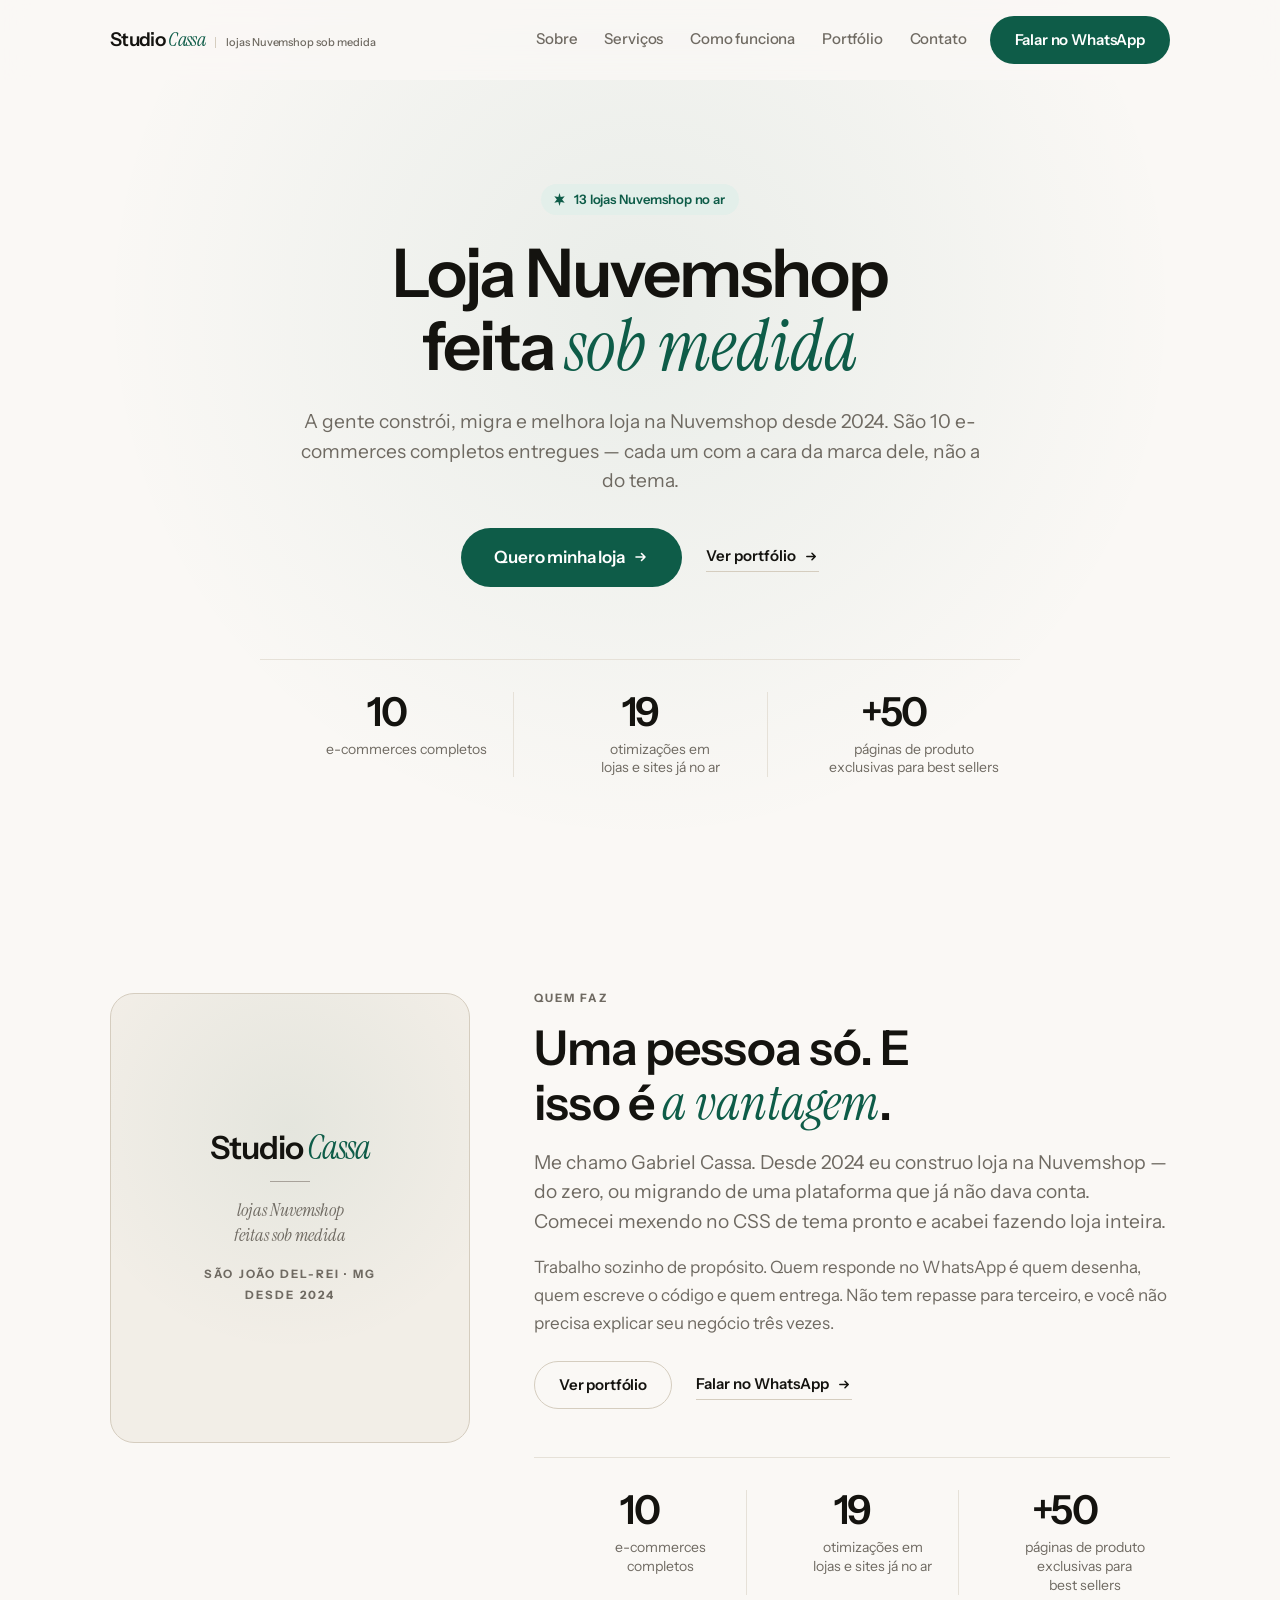
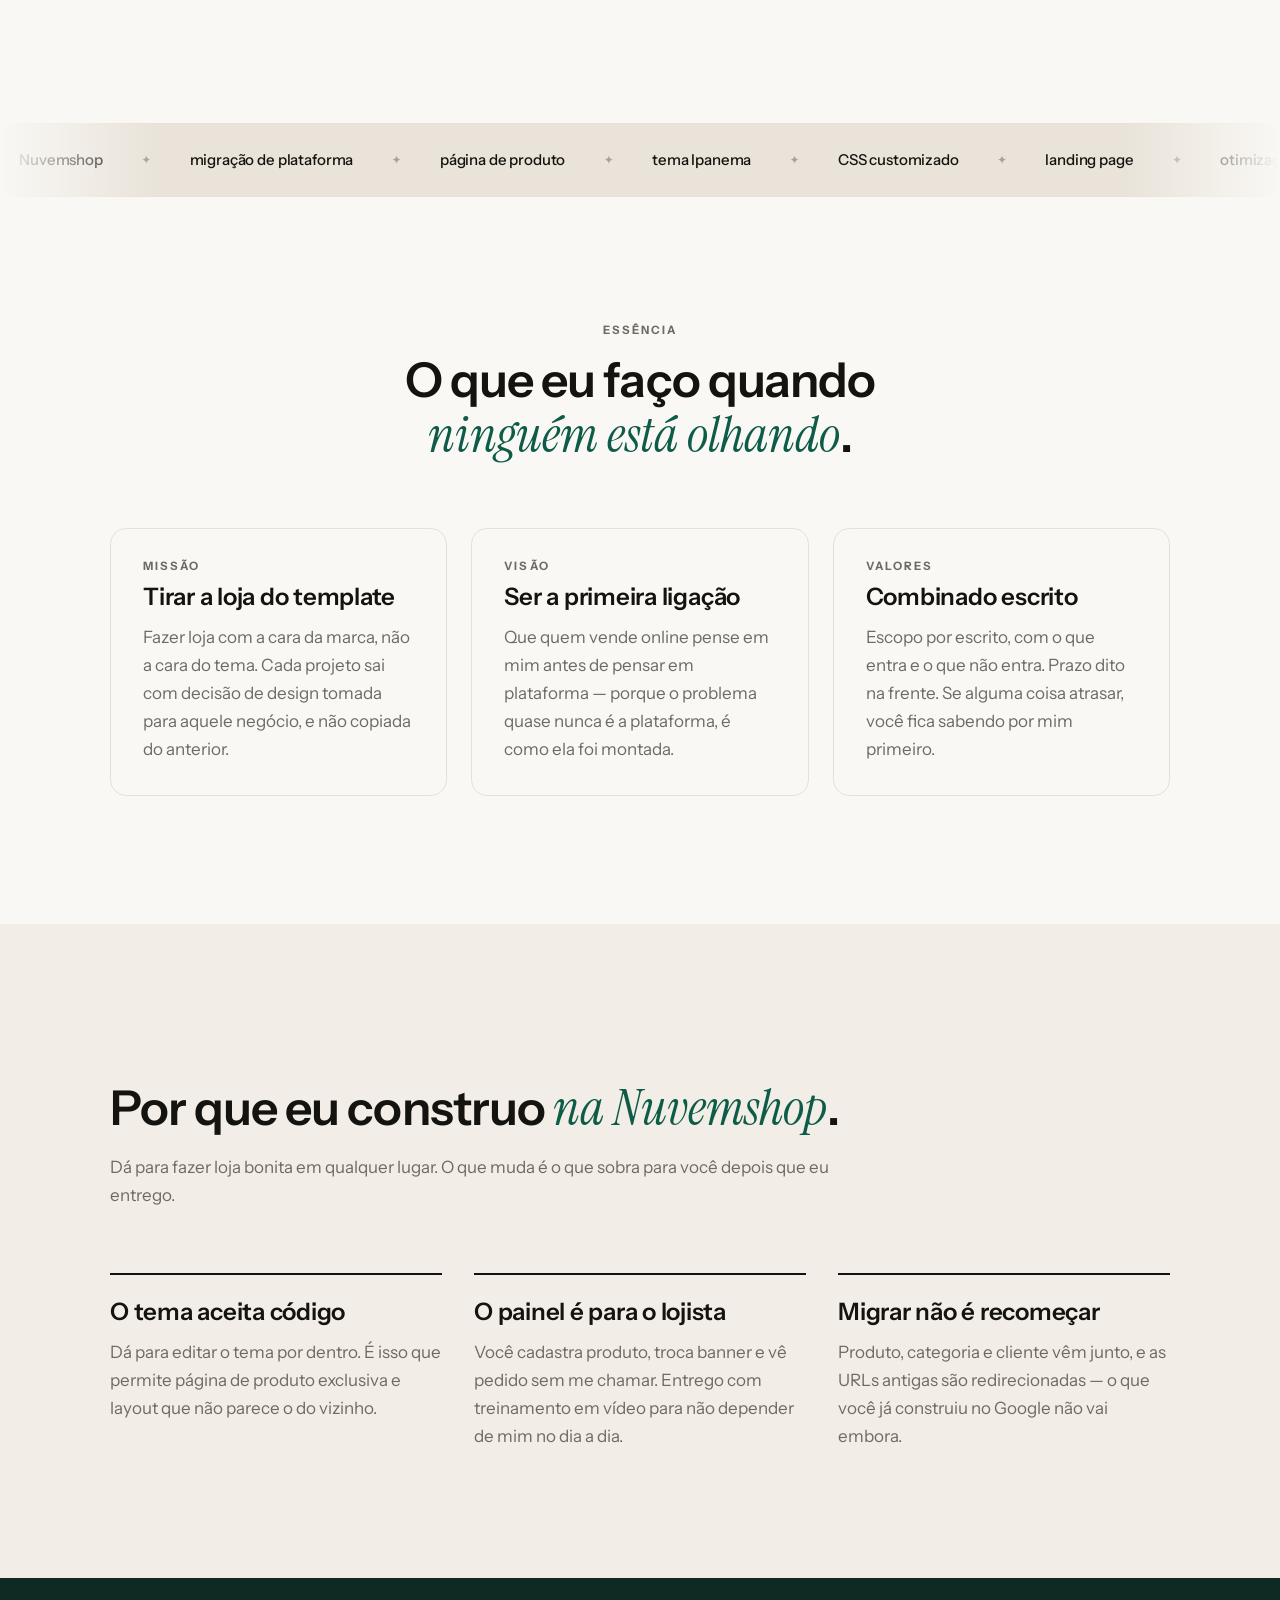
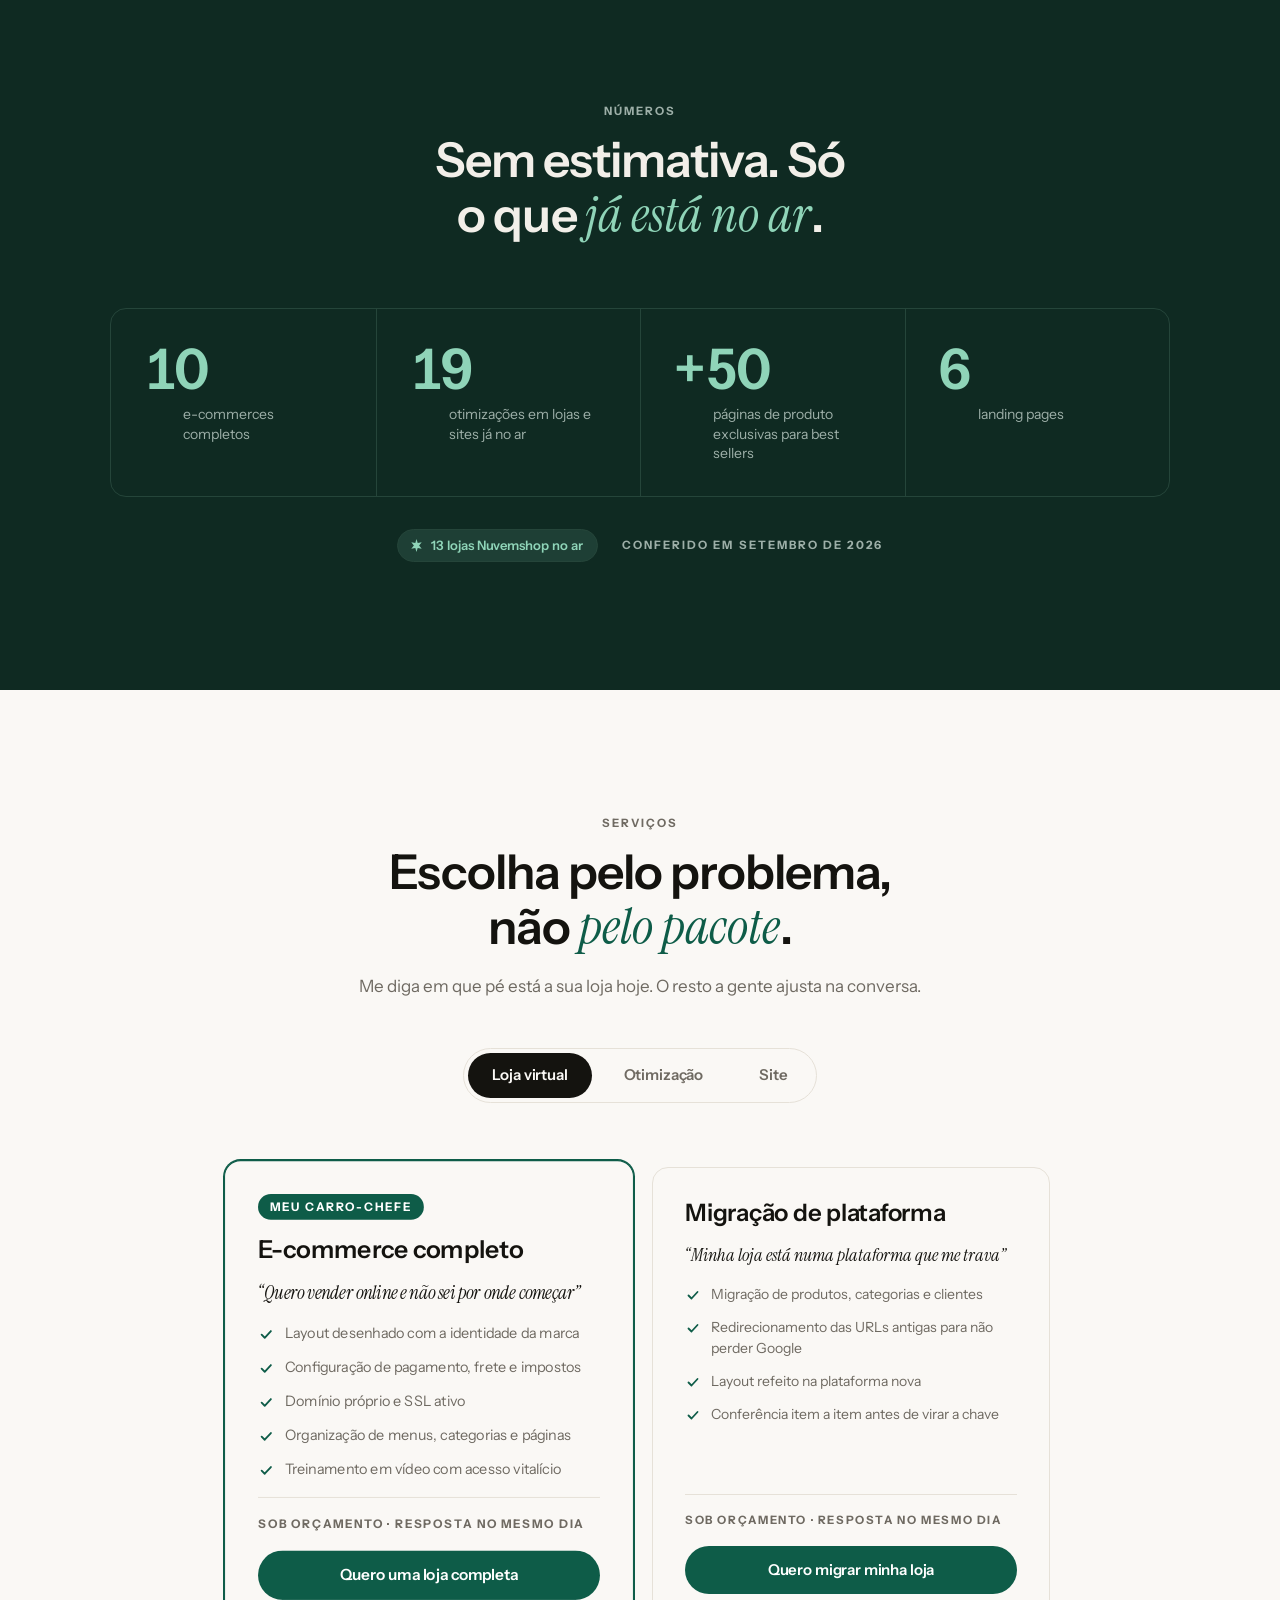
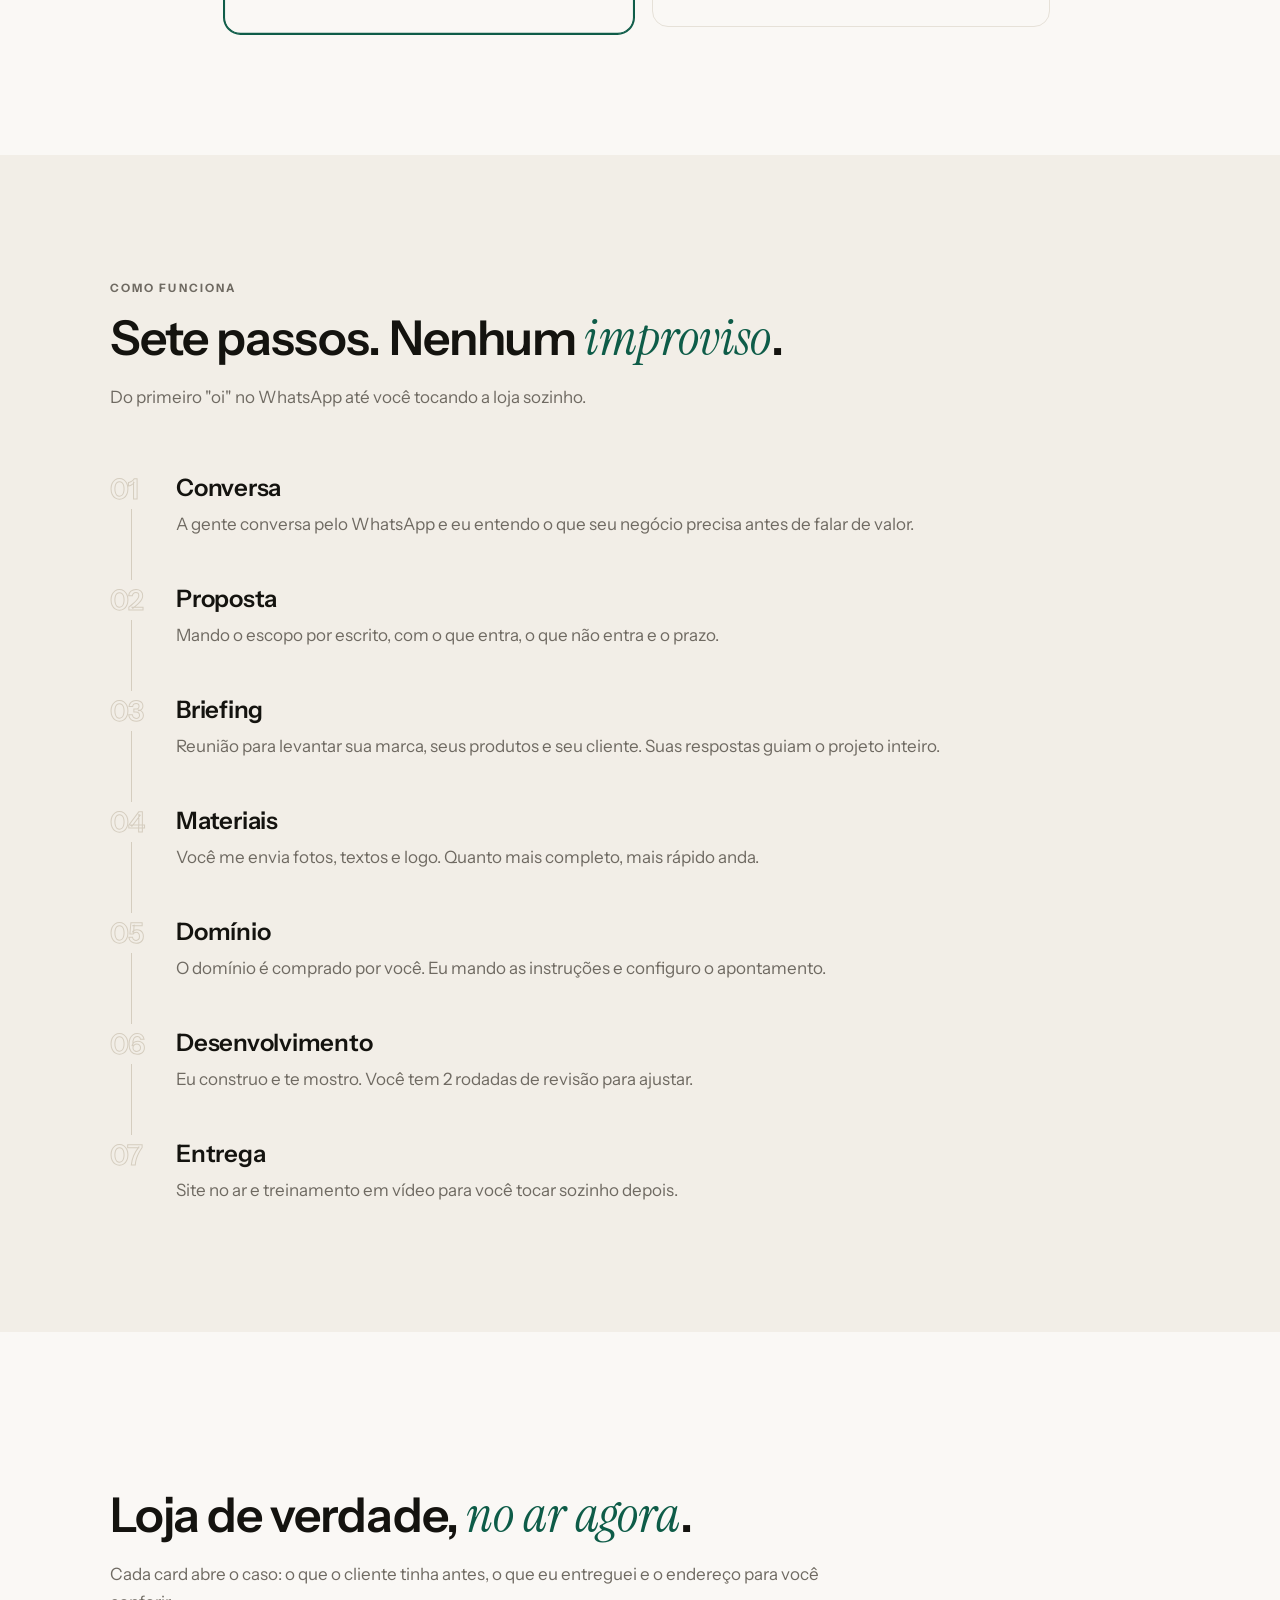
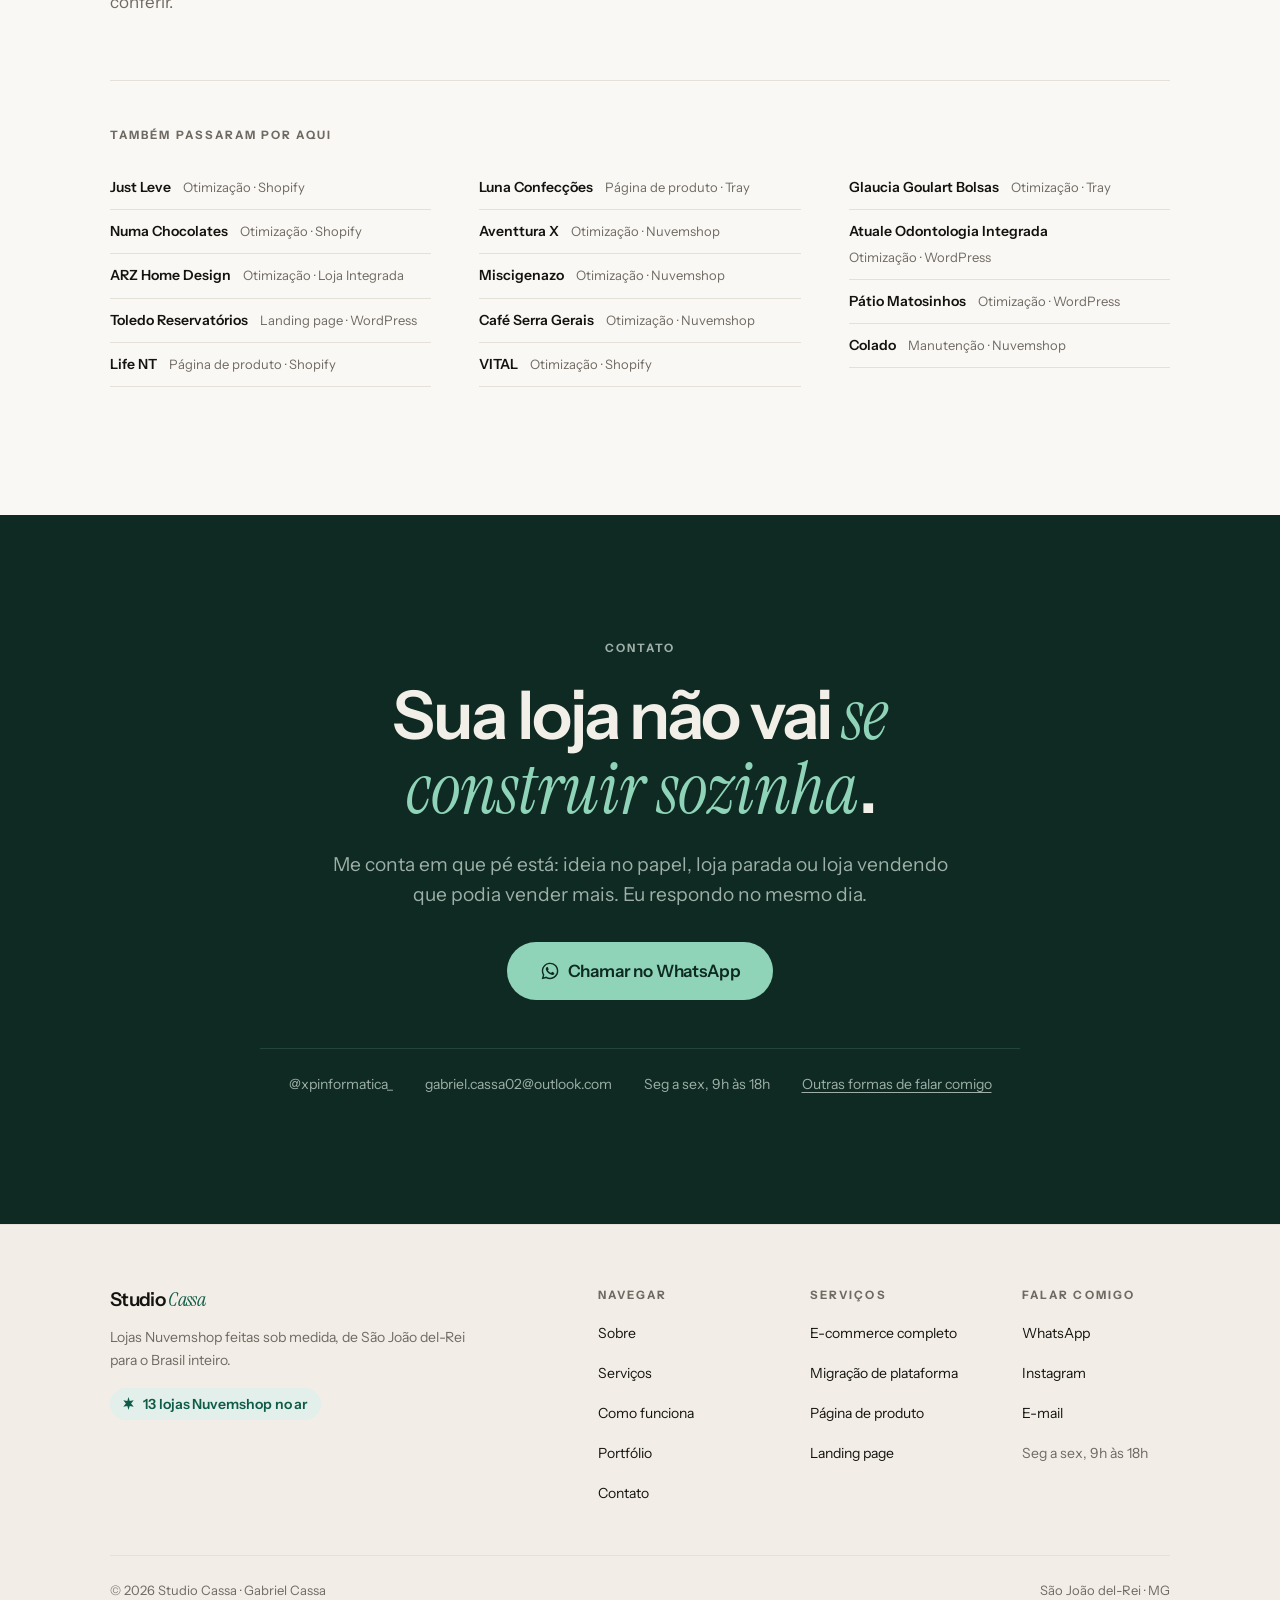
<file: index.html>
<!DOCTYPE html>
<html lang="pt-BR">
<head>
<meta charset="utf-8">
<meta name="viewport" content="width=device-width, initial-scale=1">

<!-- RASCUNHO: enquanto o site vive em gabrielcassa.github.io, ele fica fora do
     Google. Para publicar de verdade: apague este bloco das 4 paginas, renomeie
     CNAME.desativado para CNAME e aponte o DNS. Ver README, secao "Modo rascunho". -->
<meta name="robots" content="noindex, nofollow">

<title>Studio Cassa — lojas Nuvemshop feitas sob medida</title>
<meta name="description" content="Crio, migro e otimizo lojas Nuvemshop sob medida. 10 e-commerces completos entregues. Fale comigo no WhatsApp e receba um orçamento.">
<link rel="canonical" href="https://studiocassa.com.br/">

<meta property="og:type" content="website">
<meta property="og:locale" content="pt_BR">
<meta property="og:site_name" content="Studio Cassa">
<meta property="og:url" content="https://studiocassa.com.br/">
<meta property="og:title" content="Studio Cassa — lojas Nuvemshop feitas sob medida">
<meta property="og:description" content="Crio, migro e otimizo lojas Nuvemshop sob medida. 10 e-commerces completos entregues.">
<meta property="og:image" content="https://studiocassa.com.br/assets/img/og/og-image.png">
<meta property="og:image:width" content="1200">
<meta property="og:image:height" content="630">
<meta property="og:image:alt" content="Studio Cassa — lojas Nuvemshop feitas sob medida">
<meta name="twitter:card" content="summary_large_image">
<meta name="twitter:title" content="Studio Cassa — lojas Nuvemshop feitas sob medida">
<meta name="twitter:description" content="Crio, migro e otimizo lojas Nuvemshop sob medida. 10 e-commerces completos entregues.">
<meta name="twitter:image" content="https://studiocassa.com.br/assets/img/og/og-image.png">

<link rel="icon" href="assets/favicon/favicon.svg" type="image/svg+xml">
<link rel="icon" href="assets/favicon/favicon-32.png" sizes="32x32" type="image/png">
<link rel="apple-touch-icon" href="assets/favicon/apple-touch-icon.png">
<meta name="theme-color" content="#FAF8F5">

<link rel="preconnect" href="https://fonts.googleapis.com">
<link rel="preconnect" href="https://fonts.gstatic.com" crossorigin>
<link rel="stylesheet" href="https://fonts.googleapis.com/css2?family=Instrument+Sans:wght@400;500;600&amp;family=Instrument+Serif:ital@1&amp;display=swap">

<link rel="stylesheet" href="assets/css/base.css">
<link rel="stylesheet" href="assets/css/site.css">

<script type="application/ld+json" data-jsonld>
{
  "@context": "https://schema.org",
  "@type": "ProfessionalService",
  "@id": "https://studiocassa.com.br/#studio",
  "name": "Studio Cassa",
  "description": "Criação, migração e otimização de lojas Nuvemshop sob medida.",
  "url": "https://studiocassa.com.br/",
  "founder": { "@type": "Person", "name": "Gabriel Cassa" },
  "foundingDate": "2024",
  "priceRange": "Sob orçamento",
  "address": {
    "@type": "PostalAddress",
    "addressLocality": "São João del-Rei",
    "addressRegion": "MG",
    "addressCountry": "BR"
  },
  "areaServed": { "@type": "Country", "name": "Brasil" },
  "contactPoint": {
    "@type": "ContactPoint",
    "contactType": "customer service",
    "telephone": "+5532999144851",
    "email": "gabriel.cassa02@outlook.com",
    "availableLanguage": ["pt-BR"]
  },
  "knowsAbout": ["Nuvemshop", "E-commerce", "Migração de plataforma", "CRO", "Landing page"]
}
</script>
</head>

<body>

<a class="pular" href="#conteudo" data-i18n="nav.pular">Ir para o conteúdo</a>

<!-- ======================================================================
     NAV
     ====================================================================== -->
<header class="nav">
  <div class="container nav__interno">

    <a class="marca" href="index.html" aria-label="Studio Cassa — página inicial">
      <span class="marca__nome">Studio <i>Cassa</i></span>
      <span class="marca__tag" data-i18n="nav.tagline">lojas Nuvemshop sob medida</span>
    </a>

    <nav class="nav__links" aria-label="Principal">
      <a class="nav__link" href="#sobre"     data-i18n="nav.sobre">Sobre</a>
      <a class="nav__link" href="#servicos"  data-i18n="nav.servicos">Serviços</a>
      <a class="nav__link" href="#processo"  data-i18n="nav.processo">Como funciona</a>
      <a class="nav__link" href="#portfolio" data-i18n="nav.portfolio">Portfólio</a>
      <a class="nav__link" href="#contato"   data-i18n="nav.contato">Contato</a>
    </nav>

    <!-- seletor de idioma: fica vazio enquanto IDIOMAS_ATIVOS tiver só 'pt' -->
    <div class="nav__idiomas" data-idiomas hidden></div>

    <a class="btn btn--marca nav__cta" data-zap="Olá, Gabriel! Vim pelo site e quero falar sobre um projeto."
       href="https://wa.me/5532999144851" data-i18n="nav.cta">Falar no WhatsApp</a>

    <button class="hamburguer" type="button" aria-expanded="false" aria-controls="menu"
            aria-label="Menu" data-i18n="nav.menuRotulo" data-i18n-attr="aria-label">
      <span></span><span></span><span></span>
    </button>

  </div>
</header>

<!-- menu mobile em tela cheia -->
<div class="menu" id="menu" role="dialog" aria-modal="true"
     aria-label="Menu" data-i18n="nav.menuRotulo" data-i18n-attr="aria-label">
  <div class="container">
    <nav class="menu__lista" aria-label="Menu principal">
      <a class="menu__link" href="#sobre"     data-i18n="nav.sobre">Sobre</a>
      <a class="menu__link" href="#servicos"  data-i18n="nav.servicos">Serviços</a>
      <a class="menu__link" href="#processo"  data-i18n="nav.processo">Como funciona</a>
      <a class="menu__link" href="#portfolio" data-i18n="nav.portfolio">Portfólio</a>
      <a class="menu__link" href="#contato"   data-i18n="nav.contato">Contato</a>
    </nav>
    <div class="menu__pe">
      <a class="btn btn--marca" data-zap="Olá, Gabriel! Vim pelo site e quero falar sobre um projeto."
         href="https://wa.me/5532999144851" data-i18n="nav.cta">Falar no WhatsApp</a>
      <!-- sem href de propósito: o endereço do Instagram não pode estar escrito
           em HTML nenhum (§15d). Quem põe o href é o site.js, a partir da
           constante INSTAGRAM. Sem JS isto não é link, e não é link quebrado. -->
      <a class="menu__contato" data-insta data-insta-handle>@xpinformatica_</a>
      <a class="menu__contato" data-email data-email-texto
         href="mailto:gabriel.cassa02@outlook.com">gabriel.cassa02@outlook.com</a>
    </div>
  </div>
</div>

<main id="conteudo">

  <!-- ====================================================================
       HERO
       ==================================================================== -->
  <section class="hero">
    <div class="container hero__interno">

      <!-- o conteúdo do selo (texto, estrela ou imagem, e o link) vem todo do
             objeto SELO no dados.js — aqui só se marca o lugar -->
        <p class="badge rv" data-selo hidden></p>

      <h1 class="rv" data-atraso="80" data-i18n="hero.h1" data-i18n-html>
        Loja Nuvemshop<br>feita <em>sob medida</em>
      </h1>

      <p class="hero__texto rv" data-atraso="160" data-i18n="hero.texto">
        A gente constrói, migra e melhora loja na Nuvemshop desde 2024.
        São 10 e-commerces completos entregues — cada um com a cara da marca
        dele, não a do tema.
      </p>

      <div class="hero__ctas rv" data-atraso="240">
        <a class="btn btn--marca btn--g"
           data-zap="Olá, Gabriel! Vim pelo site e quero uma loja na Nuvemshop."
           href="https://wa.me/5532999144851">
          <span data-i18n="hero.cta1">Quero minha loja</span>
          <svg class="seta" width="16" height="16" viewBox="0 0 16 16" aria-hidden="true" focusable="false">
            <path fill="none" stroke="currentColor" stroke-width="1.6" stroke-linecap="round"
                  stroke-linejoin="round" d="M3 8h9M8.5 4.5L12 8l-3.5 3.5"/>
          </svg>
        </a>
        <a class="link-sub" href="#portfolio">
          <span data-i18n="hero.cta2">Ver portfólio</span>
          <svg class="seta" width="15" height="15" viewBox="0 0 16 16" aria-hidden="true" focusable="false">
            <path fill="none" stroke="currentColor" stroke-width="1.6" stroke-linecap="round"
                  stroke-linejoin="round" d="M3 8h9M8.5 4.5L12 8l-3.5 3.5"/>
          </svg>
        </a>
      </div>

      <!-- Faixa de logos. É montada a partir de PROJETOS pelo site.js e some
           inteira se nenhum projeto tiver logo — que é o caso hoje.
           TODO: soltar os PNG transparentes em _logos/ e rodar
           .\prepara-imagens.ps1 para a faixa aparecer. -->
      <div class="confianca rv" data-atraso="320" data-logos hidden>
        <span class="rotulo" data-i18n="hero.confianca">Marcas que já confiaram</span>
        <div class="confianca__logos"></div>
      </div>

      <!-- barra de 3 números — os mesmos que voltam na seção Sobre -->
      <dl class="numeros-barra rv" data-atraso="400">
        <div class="numeros-barra__item">
          <dt class="numeros-barra__n" data-i18n="hero.n1">10</dt>
          <dd class="numeros-barra__r" data-i18n="hero.r1">e-commerces completos</dd>
        </div>
        <div class="numeros-barra__item">
          <dt class="numeros-barra__n" data-i18n="hero.n2">19</dt>
          <dd class="numeros-barra__r" data-i18n="hero.r2">otimizações em lojas e sites já no&nbsp;ar</dd>
        </div>
        <div class="numeros-barra__item">
          <dt class="numeros-barra__n" data-i18n="hero.n3">+50</dt>
          <dd class="numeros-barra__r" data-i18n="hero.r3">páginas de produto exclusivas para best sellers</dd>
        </div>
      </dl>

    </div>
  </section>

  <!-- ====================================================================
       3. SOBRE
       ==================================================================== -->
  <section class="secao sobre" id="sobre">
    <div class="container sobre__grade">

      <!-- Sem foto do Gabriel ainda: no lugar vai uma composição gráfica, não
           uma imagem de banco. TODO: trocar este bloco por <img> quando a foto
           chegar (junto com os prints e as logos). -->
      <div class="selo-grafico rv" aria-hidden="true">
        <span class="selo-grafico__marca">Studio <i>Cassa</i></span>
        <span class="selo-grafico__linha"></span>
        <span class="selo-grafico__tag">lojas Nuvemshop<br>feitas sob medida</span>
        <span class="selo-grafico__pe">São João del-Rei · MG<br>desde 2024</span>
      </div>

      <div class="sobre__texto">
        <span class="rotulo rv" data-i18n="sobre.rotulo">Quem faz</span>
        <h2 class="rv" data-atraso="80" data-i18n="sobre.h2" data-i18n-html>
          Uma pessoa só. E isso é <em>a vantagem</em>.
        </h2>

        <p class="lead rv" data-atraso="160" data-i18n="sobre.p1">
          Me chamo Gabriel Cassa. Desde 2024 eu construo loja na Nuvemshop —
          do zero, ou migrando de uma plataforma que já não dava conta.
          Comecei mexendo no CSS de tema pronto e acabei fazendo loja inteira.
        </p>

        <p class="rv" data-atraso="240" data-i18n="sobre.p2">
          Trabalho sozinho de propósito. Quem responde no WhatsApp é quem
          desenha, quem escreve o código e quem entrega. Não tem repasse para
          terceiro, e você não precisa explicar seu negócio três vezes.
        </p>

        <div class="sobre__botoes rv" data-atraso="320">
          <a class="btn btn--linha" href="#portfolio" data-i18n="sobre.cta1">Ver portfólio</a>
          <a class="link-sub" data-zap="Olá, Gabriel! Vim pelo site e quero falar sobre um projeto."
             href="https://wa.me/5532999144851">
            <span data-i18n="nav.cta">Falar no WhatsApp</span>
            <svg class="seta" width="15" height="15" viewBox="0 0 16 16" aria-hidden="true" focusable="false">
              <path fill="none" stroke="currentColor" stroke-width="1.6" stroke-linecap="round"
                    stroke-linejoin="round" d="M3 8h9M8.5 4.5L12 8l-3.5 3.5"/>
            </svg>
          </a>
        </div>

        <dl class="numeros-barra rv" data-atraso="400">
          <div class="numeros-barra__item">
            <dt class="numeros-barra__n" data-i18n="hero.n1">10</dt>
            <dd class="numeros-barra__r" data-i18n="hero.r1">e-commerces completos</dd>
          </div>
          <div class="numeros-barra__item">
            <dt class="numeros-barra__n" data-i18n="hero.n2">19</dt>
            <dd class="numeros-barra__r" data-i18n="hero.r2">otimizações em lojas e sites já no&nbsp;ar</dd>
          </div>
          <div class="numeros-barra__item">
            <dt class="numeros-barra__n" data-i18n="hero.n3">+50</dt>
            <dd class="numeros-barra__r" data-i18n="hero.r3">páginas de produto exclusivas para best sellers</dd>
          </div>
        </dl>
      </div>

    </div>
  </section>

  <!-- ====================================================================
       4. MARQUEE — as palavras do posicionamento, rolando
       ==================================================================== -->
  <div class="marquee" aria-hidden="true">
    <div class="marquee__trilho">
      <!-- o conteúdo é duplicado: o segundo <ul> é o que faz o laço fechar
           sem emenda quando o trilho anda -50% -->
      <ul class="marquee__lista" data-marquee>
        <li data-i18n="mq.1">Nuvemshop</li><li data-i18n="mq.2">migração de plataforma</li><li data-i18n="mq.3">página de produto</li>
        <li data-i18n="mq.4">tema Ipanema</li><li data-i18n="mq.5">CSS customizado</li><li data-i18n="mq.6">landing page</li>
        <li data-i18n="mq.7">otimização de loja no ar</li><li data-i18n="mq.8">tema Flex</li><li data-i18n="mq.9">e-commerce sob medida</li>
      </ul>
      <ul class="marquee__lista" data-marquee></ul>
    </div>
  </div>

  <!-- ====================================================================
       5. ESSÊNCIA
       ==================================================================== -->
  <section class="secao">
    <div class="container">
      <div class="cabeca cabeca--centro">
        <span class="rotulo rv" data-i18n="essencia.rotulo">Essência</span>
        <h2 class="rv" data-atraso="80" data-i18n="essencia.h2" data-i18n-html>
          O que eu faço quando <em>ninguém está olhando</em>.
        </h2>
      </div>

      <div class="cards cards--3">
        <article class="card rv" data-atraso="80">
          <span class="rotulo" data-i18n="essencia.c1r">Missão</span>
          <h3 data-i18n="essencia.c1t">Tirar a loja do template</h3>
          <p data-i18n="essencia.c1p">
            Fazer loja com a cara da marca, não a cara do tema. Cada projeto sai
            com decisão de design tomada para aquele negócio, e não copiada do
            anterior.
          </p>
        </article>

        <article class="card rv" data-atraso="160">
          <span class="rotulo" data-i18n="essencia.c2r">Visão</span>
          <h3 data-i18n="essencia.c2t">Ser a primeira ligação</h3>
          <p data-i18n="essencia.c2p">
            Que quem vende online pense em mim antes de pensar em plataforma —
            porque o problema quase nunca é a plataforma, é como ela foi montada.
          </p>
        </article>

        <article class="card rv" data-atraso="240">
          <span class="rotulo" data-i18n="essencia.c3r">Valores</span>
          <h3 data-i18n="essencia.c3t">Combinado escrito</h3>
          <p data-i18n="essencia.c3p">
            Escopo por escrito, com o que entra e o que não entra. Prazo dito na
            frente. Se alguma coisa atrasar, você fica sabendo por mim primeiro.
          </p>
        </article>
      </div>
    </div>
  </section>

  <!-- ====================================================================
       6. A PLATAFORMA — sobre a Nuvemshop, nunca sobre a minha relação com ela
       ==================================================================== -->
  <section class="secao secao--papel2">
    <div class="container plataforma">
      <div class="cabeca">
        <span class="rotulo rv" data-i18n="plat.rotulo">A plataforma</span>
        <h2 class="rv" data-atraso="80" data-i18n="plat.h2" data-i18n-html>
          Por que eu construo <em>na Nuvemshop</em>.
        </h2>
        <p class="rv" data-atraso="160" data-i18n="plat.apoio">
          Dá para fazer loja bonita em qualquer lugar. O que muda é o que sobra
          para você depois que eu entrego.
        </p>
      </div>

      <ul class="razoes">
        <li class="razao rv" data-atraso="80">
          <h3 data-i18n="plat.r1t">O tema aceita código</h3>
          <p data-i18n="plat.r1p">
            Dá para editar o tema por dentro. É isso que permite página de
            produto exclusiva e layout que não parece o do vizinho.
          </p>
        </li>
        <li class="razao rv" data-atraso="160">
          <h3 data-i18n="plat.r2t">O painel é para o lojista</h3>
          <p data-i18n="plat.r2p">
            Você cadastra produto, troca banner e vê pedido sem me chamar.
            Entrego com treinamento em vídeo para não depender de mim no dia a dia.
          </p>
        </li>
        <li class="razao rv" data-atraso="240">
          <h3 data-i18n="plat.r3t">Migrar não é recomeçar</h3>
          <p data-i18n="plat.r3p">
            Produto, categoria e cliente vêm junto, e as URLs antigas são
            redirecionadas — o que você já construiu no Google não vai embora.
          </p>
        </li>
      </ul>
    </div>
  </section>

  <!-- ====================================================================
       7. RESULTADO REAL (vídeo) — PRONTA, PORÉM DESLIGADA
       Não existe vídeo nem print de loja no repositório ainda, e a regra é
       não publicar seção com conteúdo fantasma. O CSS do mockup de celular
       já está em site.css.
       PARA LIGAR: soltar o arquivo em assets/img/ (ou um .mp4), descomentar
       este bloco e apontar o <source>/<img>. Nada mais.
       ==================================================================== -->
  <!--
  <section class="secao resultado">
    <div class="container resultado__grade">
      <div>
        <span class="rotulo">Resultado real</span>
        <h2>Não é print de portfólio. É <em>loja vendendo</em>.</h2>
        <p>TODO: uma linha sobre a loja mostrada ao lado.</p>
        <a class="btn btn--marca" data-zap="Olá, Gabriel! Vi o vídeo no site e quero uma loja assim." href="https://wa.me/5532999144851">Quero uma assim</a>
      </div>
      <div class="celular">
        <div class="celular__notch"></div>
        <video class="celular__tela" muted playsinline loop preload="metadata" width="270" height="585">
          <source src="TODO.mp4" type="video/mp4">
        </video>
      </div>
    </div>
  </section>
  -->

  <!-- ====================================================================
       8. PROVA DE NÚMEROS — fundo escuro (1 de 2 no site inteiro)
       ==================================================================== -->
  <section class="secao secao--escura">
    <div class="container">
      <div class="cabeca cabeca--centro">
        <span class="rotulo rv" data-i18n="num.rotulo">Números</span>
        <h2 class="rv" data-atraso="80" data-i18n="num.h2" data-i18n-html>
          Sem estimativa. Só o que <em>já está no ar</em>.
        </h2>
      </div>

      <dl class="relatorio">
        <div class="relatorio__item rv" data-atraso="80">
          <dt class="relatorio__n" data-contador data-n="10">10</dt>
          <dd class="relatorio__r" data-i18n="hero.r1">e-commerces completos</dd>
        </div>
        <div class="relatorio__item rv" data-atraso="160">
          <dt class="relatorio__n" data-contador data-n="19">19</dt>
          <dd class="relatorio__r" data-i18n="hero.r2">otimizações em lojas e sites já no&nbsp;ar</dd>
        </div>
        <div class="relatorio__item rv" data-atraso="240">
          <dt class="relatorio__n" data-contador data-n="50" data-prefixo="+">+50</dt>
          <dd class="relatorio__r" data-i18n="hero.r3">páginas de produto exclusivas para best sellers</dd>
        </div>
        <div class="relatorio__item rv" data-atraso="320">
          <dt class="relatorio__n" data-contador data-n="6">6</dt>
          <dd class="relatorio__r" data-i18n="num.r4">landing pages</dd>
        </div>
      </dl>

      <div class="relatorio__pe rv" data-atraso="400">
        <!-- o conteúdo do selo (texto, estrela ou imagem, e o link) vem todo do
             objeto SELO no dados.js — aqui só se marca o lugar -->
        <p class="badge" data-selo hidden></p>
        <p class="relatorio__data" data-i18n="num.data">Conferido em setembro de 2026</p>
      </div>
    </div>
  </section>

  <!-- ====================================================================
       9. SERVIÇOS — abas montadas a partir de SERVICOS do dados.js.
       Sem preço nesta versão (§15a).
       ==================================================================== -->
  <section class="secao" id="servicos">
    <div class="container">
      <div class="cabeca cabeca--centro">
        <span class="rotulo rv" data-i18n="serv.rotulo">Serviços</span>
        <h2 class="rv" data-atraso="80" data-i18n="serv.h2" data-i18n-html>
          Escolha pelo problema, não <em>pelo pacote</em>.
        </h2>
        <p class="rv" data-atraso="160" data-i18n="serv.apoio">
          Me diga em que pé está a sua loja hoje. O resto a gente ajusta na conversa.
        </p>
      </div>

      <!-- as abas e os cards são impressos pelo site.js; se SERVICOS estiver
           vazio, a seção inteira é removida -->
      <div class="abas" data-servicos>
        <div class="abas__tira" role="tablist" aria-label="Tipos de serviço"></div>
        <div class="abas__painéis"></div>
      </div>
    </div>
  </section>

  <!-- ====================================================================
       10. COMO FUNCIONA — timeline a partir de PROCESSO do dados.js
       ==================================================================== -->
  <section class="secao secao--papel2" id="processo">
    <div class="container">
      <div class="cabeca">
        <span class="rotulo rv" data-i18n="proc.rotulo">Como funciona</span>
        <h2 class="rv" data-atraso="80" data-i18n="proc.h2" data-i18n-html>
          Sete passos. Nenhum <em>improviso</em>.
        </h2>
        <p class="rv" data-atraso="160" data-i18n="proc.apoio">
          Do primeiro "oi" no WhatsApp até você tocando a loja sozinho.
        </p>
      </div>

      <ol class="linha-tempo" data-processo></ol>
    </div>
  </section>

  <!-- ====================================================================
       11. PORTFÓLIO — tudo sai de PROJETOS do dados.js. Nenhum projeto é
       chumbado aqui. O carrossel some se nenhum "destaque" passar nas duas
       travas; a lista "Também passaram por aqui" some se não houver citação.
       ==================================================================== -->
  <section class="secao" id="portfolio">
    <div class="container">
      <div class="cabeca">
        <span class="rotulo rv" data-i18n="port.rotulo">Portfólio</span>
        <h2 class="rv" data-atraso="80" data-i18n="port.h2" data-i18n-html>
          Loja de verdade, <em>no ar agora</em>.
        </h2>
        <p class="rv" data-atraso="160" data-i18n="port.apoio">
          Cada card abre o caso: o que o cliente tinha antes, o que eu entreguei
          e o endereço para você conferir.
        </p>
      </div>
    </div>

    <div class="carrossel rv" data-carrossel hidden>
      <div class="container carrossel__topo">
        <div class="carrossel__setas">
          <button class="seta-btn" type="button" data-carrossel-antes
                  aria-label="Projeto anterior" data-i18n="port.antes" data-i18n-attr="aria-label">
            <svg width="17" height="17" viewBox="0 0 16 16" aria-hidden="true" focusable="false">
              <path fill="none" stroke="currentColor" stroke-width="1.6" stroke-linecap="round"
                    stroke-linejoin="round" d="M13 8H4M7.5 3.5L4 8l3.5 4.5"/>
            </svg>
          </button>
          <button class="seta-btn" type="button" data-carrossel-depois
                  aria-label="Próximo projeto" data-i18n="port.depois" data-i18n-attr="aria-label">
            <svg width="17" height="17" viewBox="0 0 16 16" aria-hidden="true" focusable="false">
              <path fill="none" stroke="currentColor" stroke-width="1.6" stroke-linecap="round"
                    stroke-linejoin="round" d="M3 8h9M8.5 3.5L12 8l-3.5 4.5"/>
            </svg>
          </button>
        </div>
      </div>

      <!-- o trilho sangra até a borda de propósito: mostra que há mais ao lado -->
      <!-- div, não ul: o card é um <article> e um <li> intermediário esmagaria
           o card de 320px para 45px (o seletor é .carrossel__trilho > .projeto) -->
      <div class="carrossel__trilho" tabindex="0" role="group"
           aria-label="Projetos em destaque" data-i18n="port.grupo" data-i18n-attr="aria-label"></div>

      <div class="container carrossel__pe">
        <a class="btn btn--linha" href="portfolio.html" data-i18n="port.todos">
          Ver todos os projetos
        </a>
      </div>
    </div>

    <div class="container">
      <div class="citacoes rv" data-citacoes hidden>
        <h3 data-i18n="port.tambem">Também passaram por aqui</h3>
        <ul class="citacoes__lista"></ul>
      </div>
    </div>
  </section>

  <!-- ====================================================================
       12. FAIXA DE LOGOS — a prova social de novo, agora com todos.
       Sem logo no dados.js, o site.js remove a faixa inteira.
       ==================================================================== -->
  <div class="container">
    <div class="confianca confianca--larga rv" data-logos hidden>
      <span class="rotulo" data-i18n="port.marcas">Marcas que passaram por aqui</span>
      <div class="confianca__logos"></div>
    </div>
  </div>

  <!-- ====================================================================
       13. DEPOIMENTOS — vem de DEPOIMENTOS. Array vazio remove a seção.
       Avatar é a inicial sobre a cor da marca: não invento foto de cliente.
       ==================================================================== -->
  <section class="secao secao--papel2">
    <div class="container" data-depoimentos hidden>
      <div class="cabeca cabeca--centro">
        <span class="rotulo rv" data-i18n="depo.rotulo">Depoimentos</span>
        <h2 class="rv" data-atraso="80" data-i18n="depo.h2" data-i18n-html>
          Quem já passou por isso <em>conta melhor</em>.
        </h2>
      </div>
      <div class="cards cards--3"></div>
    </div>
  </section>

  <!-- ====================================================================
       14. BENEFÍCIO DA PLATAFORMA — não existe nesta versão.
       O bloco depende de LINK_AFILIADO_NUVEM, que está como "omitir" no
       BLOCO 0. Sem link e sem cupom, seria uma seção sem conteúdo.
       ==================================================================== -->

  <!-- BLOG: descomentar este bloco + tirar o noindex de blog.html para publicar -->
  <!--
  <section class="secao">
    <div class="container">
      <div class="cabeca">
        <span class="rotulo" data-i18n="blog.rotulo">Blog</span>
        <h2 data-i18n="blog.h2" data-i18n-html>O que eu aprendo <em>fazendo</em>.</h2>
        <p data-i18n="blog.apoio">Texto sobre e-commerce escrito por quem constrói, não por quem só opina.</p>
      </div>
      <div class="cards cards--3" data-posts></div>
      <div class="blog__mais">
        <a class="link-sub" href="blog.html"><span data-i18n="blog.todos">Ver todos os artigos</span>
          <svg class="seta" width="15" height="15" viewBox="0 0 16 16" aria-hidden="true" focusable="false">
            <path fill="none" stroke="currentColor" stroke-width="1.6" stroke-linecap="round"
                  stroke-linejoin="round" d="M3 8h9M8.5 4.5L12 8l-3.5 3.5"/>
          </svg>
        </a>
      </div>
    </div>
  </section>
  -->

  <!-- ====================================================================
       16. CONTATO FINAL — fundo escuro (2 de 2 no site inteiro).
       O título é um H2, não um H1: só existe um H1 por página, e ele é o
       do hero. O tamanho de H1 vem da classe, não da tag.
       ==================================================================== -->
  <section class="secao secao--escura contato-final" id="contato">
    <div class="container contato-final__interno">

      <span class="rotulo rv" data-i18n="cta.rotulo">Contato</span>

      <h2 class="titulao rv" data-atraso="80" data-i18n="cta.h2" data-i18n-html>
        Sua loja não vai <em>se construir sozinha</em>.
      </h2>

      <p class="lead rv" data-atraso="160" data-i18n="cta.apoio">
        Me conta em que pé está: ideia no papel, loja parada ou loja vendendo
        que podia vender mais. Eu respondo no mesmo dia.
      </p>

      <a class="btn btn--claro btn--g rv" data-atraso="240"
         data-zap="Olá, Gabriel! Vim pelo site e quero começar um projeto."
         href="https://wa.me/5532999144851">
        <svg width="20" height="20" viewBox="0 0 24 24" aria-hidden="true" focusable="false">
          <path fill="currentColor" d="M12.04 2c-5.46 0-9.9 4.44-9.9 9.9 0 1.75.46 3.45 1.32 4.95L2 22l5.3-1.38a9.87 9.87 0 0 0 4.74 1.2h.01c5.46 0 9.9-4.44 9.9-9.9 0-2.64-1.03-5.13-2.9-7A9.82 9.82 0 0 0 12.04 2zm0 18.06h-.01a8.2 8.2 0 0 1-4.18-1.15l-.3-.18-3.11.82.83-3.04-.2-.31a8.2 8.2 0 0 1-1.26-4.38c0-4.54 3.7-8.23 8.24-8.23 2.2 0 4.27.86 5.82 2.42a8.18 8.18 0 0 1 2.41 5.82c0 4.54-3.69 8.23-8.24 8.23zm4.52-6.16c-.25-.12-1.47-.72-1.69-.81-.23-.08-.39-.12-.56.13-.16.24-.64.8-.78.97-.15.16-.29.18-.53.06-.25-.13-1.05-.39-1.99-1.23-.74-.66-1.23-1.47-1.38-1.72-.14-.25-.01-.38.11-.5.11-.11.25-.29.37-.43.13-.15.17-.25.25-.41.08-.17.04-.31-.02-.44-.06-.12-.56-1.34-.76-1.84-.2-.48-.41-.42-.56-.43-.14 0-.31-.01-.48-.01a.93.93 0 0 0-.67.31c-.23.25-.88.86-.88 2.1s.9 2.43 1.03 2.6c.12.16 1.77 2.71 4.3 3.8.6.26 1.07.41 1.43.53.6.19 1.15.16 1.58.1.48-.07 1.47-.6 1.68-1.19.21-.58.21-1.08.14-1.18-.06-.11-.22-.17-.47-.29z"/>
        </svg>
        <span data-i18n="cta.botao">Chamar no WhatsApp</span>
      </a>

      <ul class="contato-final__linhas rv" data-atraso="320">
        <li><a data-insta data-insta-handle>@xpinformatica_</a></li>
        <li><a data-email href="mailto:gabriel.cassa02@outlook.com">gabriel.cassa02@outlook.com</a></li>
        <li><span data-i18n="rodape.horario">Seg a sex, 9h às 18h</span></li>
        <li><a class="contato-final__pagina" href="contato.html" data-i18n="cta.pagina">Outras formas de falar comigo</a></li>
      </ul>

    </div>
  </section>

</main>

<!-- ======================================================================
     RODAPÉ
     ====================================================================== -->
<footer class="rodape">
  <div class="container">

    <div class="rodape__topo">

      <div class="rodape__sobre">
        <span class="marca__nome">Studio <i>Cassa</i></span>
        <p data-i18n="rodape.sobre">
          Lojas Nuvemshop feitas sob medida, de São João del-Rei para o Brasil inteiro.
        </p>
        <!-- o conteúdo do selo (texto, estrela ou imagem, e o link) vem todo do
             objeto SELO no dados.js — aqui só se marca o lugar -->
        <p class="badge" data-selo hidden></p>
      </div>

      <div class="rodape__colunas">

        <div class="rodape__col">
          <h2 data-i18n="rodape.navegar">Navegar</h2>
          <ul>
            <li><a href="#sobre"     data-i18n="nav.sobre">Sobre</a></li>
            <li><a href="#servicos"  data-i18n="nav.servicos">Serviços</a></li>
            <li><a href="#processo"  data-i18n="nav.processo">Como funciona</a></li>
            <li><a href="#portfolio" data-i18n="nav.portfolio">Portfólio</a></li>
            <li><a href="#contato"   data-i18n="nav.contato">Contato</a></li>
          </ul>
        </div>

        <div class="rodape__col">
          <h2 data-i18n="rodape.servicos">Serviços</h2>
          <ul>
            <li><a href="#servicos" data-i18n="rodape.s1">E-commerce completo</a></li>
            <li><a href="#servicos" data-i18n="rodape.s2">Migração de plataforma</a></li>
            <li><a href="#servicos" data-i18n="rodape.s3">Página de produto</a></li>
            <li><a href="#servicos" data-i18n="rodape.s4">Landing page</a></li>
          </ul>
        </div>

        <div class="rodape__col">
          <h2 data-i18n="rodape.falar">Falar comigo</h2>
          <ul>
            <li><a data-zap="Olá, Gabriel! Vim pelo site e quero falar sobre um projeto." href="https://wa.me/5532999144851"
                   data-i18n="rodape.whatsapp">WhatsApp</a></li>
            <li><a data-insta data-i18n="rodape.instagram">Instagram</a></li>
            <li><a data-email href="mailto:gabriel.cassa02@outlook.com" data-i18n="rodape.email">E-mail</a></li>
            <li><span class="rodape__horario" data-i18n="rodape.horario">Seg a sex, 9h às 18h</span></li>
          </ul>
        </div>

      </div>
    </div>

    <div class="rodape__base">
      <p>&copy; <span data-ano>2026</span> Studio Cassa · Gabriel Cassa</p>
      <p data-i18n="rodape.local">São João del-Rei · MG</p>
    </div>

  </div>
</footer>

<!-- ======================================================================
     FLUTUANTES — aparecem depois de 400px de rolagem
     ====================================================================== -->
<div class="flutuantes">
  <button class="flutuante flutuante--topo" type="button" data-topo tabindex="-1"
          aria-label="Voltar ao topo" data-i18n="flut.topo" data-i18n-attr="aria-label">
    <svg width="16" height="16" viewBox="0 0 16 16" aria-hidden="true" focusable="false">
      <path fill="none" stroke="currentColor" stroke-width="1.6" stroke-linecap="round"
            stroke-linejoin="round" d="M8 12.5v-9M4.5 7L8 3.5 11.5 7"/>
    </svg>
  </button>

  <a class="flutuante flutuante--zap" href="https://wa.me/5532999144851" tabindex="-1"
     data-zap="Olá, Gabriel! Vim pelo site e quero falar sobre um projeto."
     aria-label="Falar no WhatsApp" data-i18n="flut.whatsapp" data-i18n-attr="aria-label">
    <svg width="26" height="26" viewBox="0 0 24 24" aria-hidden="true" focusable="false">
      <path fill="currentColor" d="M12.04 2c-5.46 0-9.9 4.44-9.9 9.9 0 1.75.46 3.45 1.32 4.95L2 22l5.3-1.38a9.87 9.87 0 0 0 4.74 1.2h.01c5.46 0 9.9-4.44 9.9-9.9 0-2.64-1.03-5.13-2.9-7A9.82 9.82 0 0 0 12.04 2zm0 18.06h-.01a8.2 8.2 0 0 1-4.18-1.15l-.3-.18-3.11.82.83-3.04-.2-.31a8.2 8.2 0 0 1-1.26-4.38c0-4.54 3.7-8.23 8.24-8.23 2.2 0 4.27.86 5.82 2.42a8.18 8.18 0 0 1 2.41 5.82c0 4.54-3.69 8.23-8.24 8.23zm4.52-6.16c-.25-.12-1.47-.72-1.69-.81-.23-.08-.39-.12-.56.13-.16.24-.64.8-.78.97-.15.16-.29.18-.53.06-.25-.13-1.05-.39-1.99-1.23-.74-.66-1.23-1.47-1.38-1.72-.14-.25-.01-.38.11-.5.11-.11.25-.29.37-.43.13-.15.17-.25.25-.41.08-.17.04-.31-.02-.44-.06-.12-.56-1.34-.76-1.84-.2-.48-.41-.42-.56-.43-.14 0-.31-.01-.48-.01a.93.93 0 0 0-.67.31c-.23.25-.88.86-.88 2.1s.9 2.43 1.03 2.6c.12.16 1.77 2.71 4.3 3.8.6.26 1.07.41 1.43.53.6.19 1.15.16 1.58.1.48-.07 1.47-.6 1.68-1.19.21-.58.21-1.08.14-1.18-.06-.11-.22-.17-.47-.29z"/>
    </svg>
  </a>
</div>

<!-- ======================================================================
     MODAL DE PROJETO — um só na página. O conteúdo é montado pelo site.js
     a partir de PROJETOS no momento de abrir.
     ====================================================================== -->
<div class="modal" id="modal-projeto" role="dialog" aria-modal="true"
     aria-labelledby="modal-titulo" hidden>
  <div class="modal__painel">
    <button class="modal__x" type="button" data-modal-fechar
            aria-label="Fechar" data-i18n="modal.fechar" data-i18n-attr="aria-label">
      <svg width="18" height="18" viewBox="0 0 16 16" aria-hidden="true" focusable="false">
        <path fill="none" stroke="currentColor" stroke-width="1.6" stroke-linecap="round"
              d="M4 4l8 8M12 4l-8 8"/>
      </svg>
    </button>
    <div class="modal__corpo"></div>
  </div>
</div>

<script src="assets/js/dados.js"></script>
<script src="assets/js/i18n.js"></script>
<script src="assets/js/render.js"></script>
<script src="assets/js/site.js"></script>
</body>
</html>
</file>
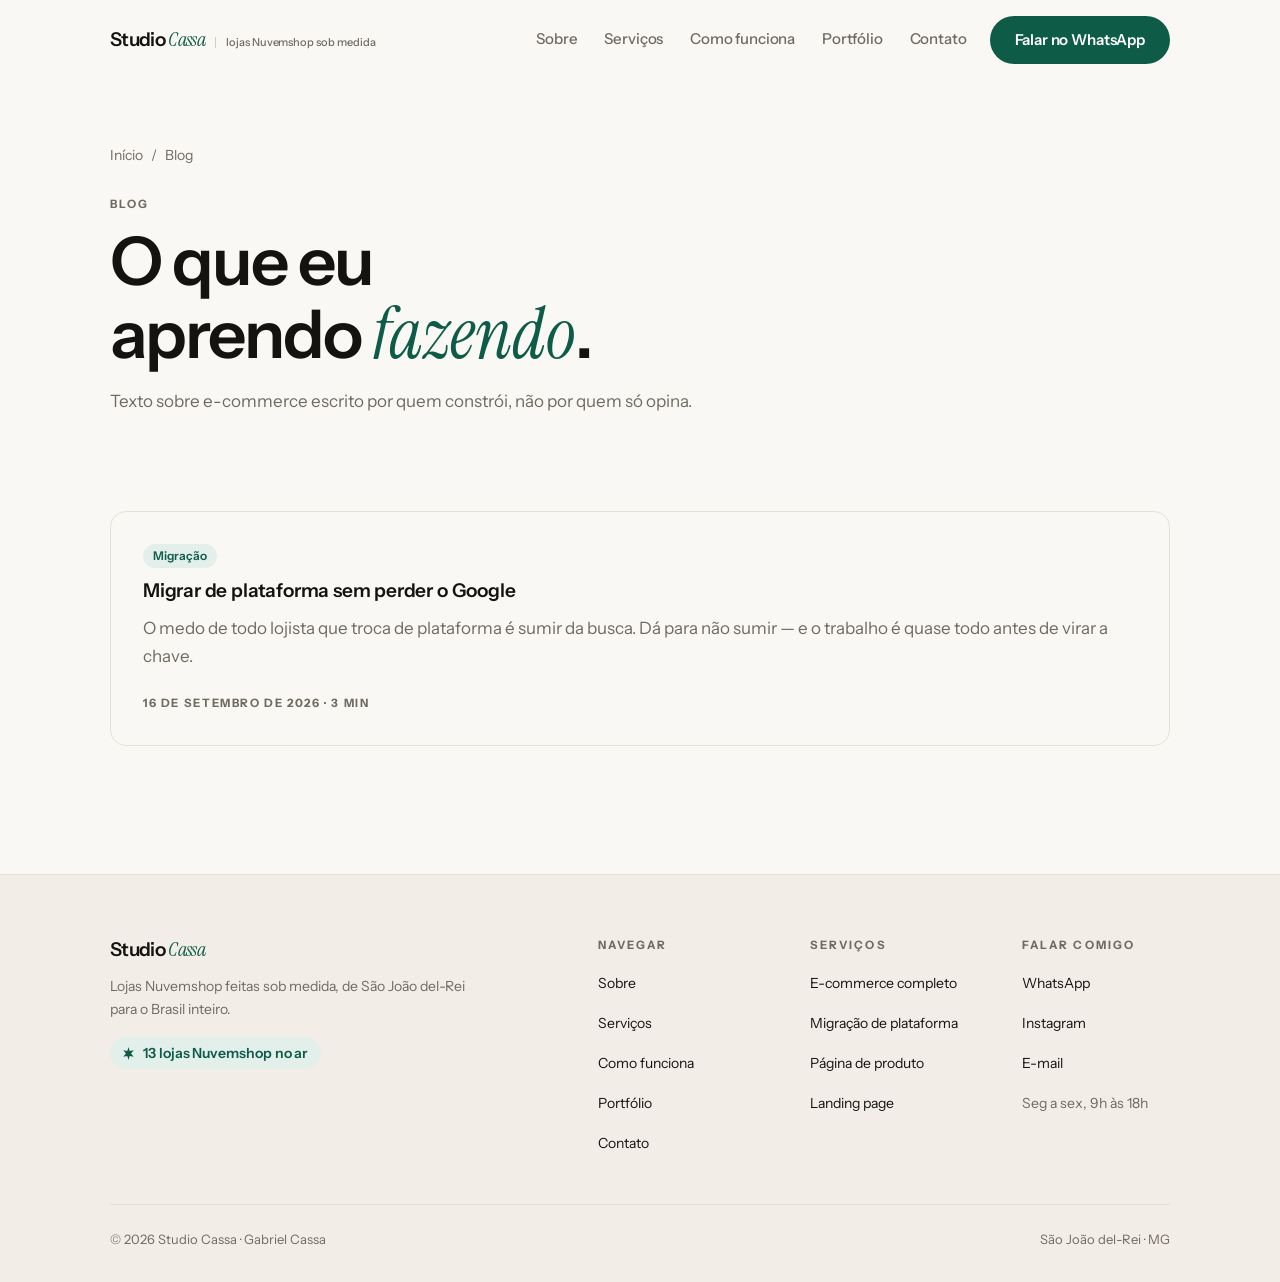
<file: blog.html>
﻿<!DOCTYPE html>
<html lang="pt-BR">
<head>
<meta charset="utf-8">
<meta name="viewport" content="width=device-width, initial-scale=1">

<title>Blog — Studio Cassa</title>
<meta name="description" content="Textos sobre e-commerce, Nuvemshop e migração de plataforma, escritos por quem constrói.">
<link rel="canonical" href="https://studiocassa.com.br/blog.html">
<!-- BLOG DESLIGADO: apagar esta linha para publicar (ver POSTS no dados.js) -->
<meta name="robots" content="noindex, nofollow">

<meta property="og:type" content="website">
<meta property="og:locale" content="pt_BR">
<meta property="og:site_name" content="Studio Cassa">
<meta property="og:url" content="https://studiocassa.com.br/blog.html">
<meta property="og:title" content="Blog — Studio Cassa">
<meta property="og:description" content="Textos sobre e-commerce e Nuvemshop, escritos por quem constrói.">
<meta property="og:image" content="https://studiocassa.com.br/assets/img/og/og-image.png">
<meta property="og:image:width" content="1200">
<meta property="og:image:height" content="630">
<meta name="twitter:card" content="summary_large_image">
<meta name="twitter:title" content="Blog — Studio Cassa">
<meta name="twitter:description" content="Textos sobre e-commerce e Nuvemshop, escritos por quem constrói.">
<meta name="twitter:image" content="https://studiocassa.com.br/assets/img/og/og-image.png">

<link rel="icon" href="assets/favicon/favicon.svg" type="image/svg+xml">
<link rel="icon" href="assets/favicon/favicon-32.png" sizes="32x32" type="image/png">
<link rel="apple-touch-icon" href="assets/favicon/apple-touch-icon.png">
<meta name="theme-color" content="#FAF8F5">

<link rel="preconnect" href="https://fonts.googleapis.com">
<link rel="preconnect" href="https://fonts.gstatic.com" crossorigin>
<link rel="stylesheet" href="https://fonts.googleapis.com/css2?family=Instrument+Sans:wght@400;500;600&amp;family=Instrument+Serif:ital@1&amp;display=swap">

<link rel="stylesheet" href="assets/css/base.css">
<link rel="stylesheet" href="assets/css/site.css">

<script type="application/ld+json">
{
  "@context": "https://schema.org",
  "@type": "BreadcrumbList",
  "itemListElement": [
    { "@type": "ListItem", "position": 1, "name": "Início", "item": "https://studiocassa.com.br/" },
    { "@type": "ListItem", "position": 2, "name": "Blog", "item": "https://studiocassa.com.br/blog.html" }
  ]
}
</script>
</head>

<body>

<a class="pular" href="#conteudo" data-i18n="nav.pular">Ir para o conteúdo</a>

<header class="nav">
  <div class="container nav__interno">

    <a class="marca" href="index.html" aria-label="Studio Cassa — página inicial">
      <span class="marca__nome">Studio <i>Cassa</i></span>
      <span class="marca__tag" data-i18n="nav.tagline">lojas Nuvemshop sob medida</span>
    </a>

    <nav class="nav__links" aria-label="Principal">
      <a class="nav__link" href="index.html#sobre"     data-i18n="nav.sobre">Sobre</a>
      <a class="nav__link" href="index.html#servicos"  data-i18n="nav.servicos">Serviços</a>
      <a class="nav__link" href="index.html#processo"  data-i18n="nav.processo">Como funciona</a>
      <a class="nav__link" href="portfolio.html"       data-i18n="nav.portfolio">Portfólio</a>
      <a class="nav__link" href="index.html#contato"   data-i18n="nav.contato">Contato</a>
    </nav>

    <div class="nav__idiomas" data-idiomas hidden></div>

    <a class="btn btn--marca nav__cta" data-zap="Olá, Gabriel! Vim pelo site e quero falar sobre um projeto."
       href="https://wa.me/5532999144851" data-i18n="nav.cta">Falar no WhatsApp</a>

    <button class="hamburguer" type="button" aria-expanded="false" aria-controls="menu"
            aria-label="Menu" data-i18n="nav.menuRotulo" data-i18n-attr="aria-label">
      <span></span><span></span><span></span>
    </button>

  </div>
</header>

<div class="menu" id="menu" role="dialog" aria-modal="true"
     aria-label="Menu" data-i18n="nav.menuRotulo" data-i18n-attr="aria-label">
  <div class="container">
    <nav class="menu__lista" aria-label="Menu principal">
      <a class="menu__link" href="index.html#sobre"     data-i18n="nav.sobre">Sobre</a>
      <a class="menu__link" href="index.html#servicos"  data-i18n="nav.servicos">Serviços</a>
      <a class="menu__link" href="index.html#processo"  data-i18n="nav.processo">Como funciona</a>
      <a class="menu__link" href="portfolio.html"       data-i18n="nav.portfolio">Portfólio</a>
      <a class="menu__link" href="index.html#contato"   data-i18n="nav.contato">Contato</a>
    </nav>
    <div class="menu__pe">
      <a class="btn btn--marca" data-zap="Olá, Gabriel! Vim pelo site e quero falar sobre um projeto."
         href="https://wa.me/5532999144851" data-i18n="nav.cta">Falar no WhatsApp</a>
      <a class="menu__contato" data-insta data-insta-handle>@xpinformatica_</a>
      <a class="menu__contato" data-email data-email-texto
         href="mailto:gabriel.cassa02@outlook.com">gabriel.cassa02@outlook.com</a>
    </div>
  </div>
</div>

<main id="conteudo">

  <section class="secao pagina-topo">
    <div class="container">
      <nav class="migalhas" aria-label="Você está aqui">
        <a href="index.html" data-i18n="mig.inicio">Início</a>
        <span aria-hidden="true">/</span>
        <span aria-current="page" data-i18n="blog.rotulo">Blog</span>
      </nav>

      <div class="cabeca">
        <span class="rotulo" data-i18n="blog.rotulo">Blog</span>
        <h1 data-i18n="blog.h1" data-i18n-html>O que eu aprendo <em>fazendo</em>.</h1>
        <p data-i18n="blog.apoio">
          Texto sobre e-commerce escrito por quem constrói, não por quem só opina.
        </p>
      </div>
    </div>
  </section>

  <section class="secao pagina-corpo">
    <div class="container">
      <!-- h2 obrigatório: os cards saem em h3 e a página pularia de h1 para h3 -->
      <h2 class="so-leitor" data-i18n="blog.artigos">Artigos</h2>

      <!-- cards montados pelo render.js a partir de POSTS -->
      <div class="cards cards--3" data-posts data-posts-base="blog/" hidden></div>

      <div class="aviso" data-posts-vazio hidden>
        <h2 data-i18n="blog.vazioT">Ainda não há artigo publicado</h2>
        <p data-i18n="blog.vazioP">
          Assim que o primeiro texto sair, ele aparece aqui.
        </p>
        <a class="btn btn--marca" href="index.html" data-i18n="e404.cta1">Voltar ao início</a>
      </div>
    </div>
  </section>

</main>

<footer class="rodape">
  <div class="container">
    <div class="rodape__topo">

      <div class="rodape__sobre">
        <span class="marca__nome">Studio <i>Cassa</i></span>
        <p data-i18n="rodape.sobre">
          Lojas Nuvemshop feitas sob medida, de São João del-Rei para o Brasil inteiro.
        </p>
        <!-- o conteúdo do selo (texto, estrela ou imagem, e o link) vem todo do
             objeto SELO no dados.js — aqui só se marca o lugar -->
        <p class="badge" data-selo hidden></p>
      </div>

      <div class="rodape__colunas">
        <div class="rodape__col">
          <h2 data-i18n="rodape.navegar">Navegar</h2>
          <ul>
            <li><a href="index.html#sobre"     data-i18n="nav.sobre">Sobre</a></li>
            <li><a href="index.html#servicos"  data-i18n="nav.servicos">Serviços</a></li>
            <li><a href="index.html#processo"  data-i18n="nav.processo">Como funciona</a></li>
            <li><a href="portfolio.html"       data-i18n="nav.portfolio">Portfólio</a></li>
            <li><a href="index.html#contato"   data-i18n="nav.contato">Contato</a></li>
          </ul>
        </div>

        <div class="rodape__col">
          <h2 data-i18n="rodape.servicos">Serviços</h2>
          <ul>
            <li><a href="index.html#servicos" data-i18n="rodape.s1">E-commerce completo</a></li>
            <li><a href="index.html#servicos" data-i18n="rodape.s2">Migração de plataforma</a></li>
            <li><a href="index.html#servicos" data-i18n="rodape.s3">Página de produto</a></li>
            <li><a href="index.html#servicos" data-i18n="rodape.s4">Landing page</a></li>
          </ul>
        </div>

        <div class="rodape__col">
          <h2 data-i18n="rodape.falar">Falar comigo</h2>
          <ul>
            <li><a data-zap="Olá, Gabriel! Vim pelo site e quero falar sobre um projeto."
                   href="https://wa.me/5532999144851" data-i18n="rodape.whatsapp">WhatsApp</a></li>
            <li><a data-insta data-i18n="rodape.instagram">Instagram</a></li>
            <li><a data-email href="mailto:gabriel.cassa02@outlook.com" data-i18n="rodape.email">E-mail</a></li>
            <li><span class="rodape__horario" data-i18n="rodape.horario">Seg a sex, 9h às 18h</span></li>
          </ul>
        </div>
      </div>
    </div>

    <div class="rodape__base">
      <p>&copy; <span data-ano>2026</span> Studio Cassa · Gabriel Cassa</p>
      <p data-i18n="rodape.local">São João del-Rei · MG</p>
    </div>
  </div>
</footer>

<div class="flutuantes">
  <button class="flutuante flutuante--topo" type="button" data-topo tabindex="-1"
          aria-label="Voltar ao topo" data-i18n="flut.topo" data-i18n-attr="aria-label">
    <svg width="16" height="16" viewBox="0 0 16 16" aria-hidden="true" focusable="false">
      <path fill="none" stroke="currentColor" stroke-width="1.6" stroke-linecap="round"
            stroke-linejoin="round" d="M8 12.5v-9M4.5 7L8 3.5 11.5 7"/>
    </svg>
  </button>

  <a class="flutuante flutuante--zap" href="https://wa.me/5532999144851" tabindex="-1"
     data-zap="Olá, Gabriel! Vim pelo site e quero falar sobre um projeto."
     aria-label="Falar no WhatsApp" data-i18n="flut.whatsapp" data-i18n-attr="aria-label">
    <svg width="26" height="26" viewBox="0 0 24 24" aria-hidden="true" focusable="false">
      <path fill="currentColor" d="M12.04 2c-5.46 0-9.9 4.44-9.9 9.9 0 1.75.46 3.45 1.32 4.95L2 22l5.3-1.38a9.87 9.87 0 0 0 4.74 1.2h.01c5.46 0 9.9-4.44 9.9-9.9 0-2.64-1.03-5.13-2.9-7A9.82 9.82 0 0 0 12.04 2zm0 18.06h-.01a8.2 8.2 0 0 1-4.18-1.15l-.3-.18-3.11.82.83-3.04-.2-.31a8.2 8.2 0 0 1-1.26-4.38c0-4.54 3.7-8.23 8.24-8.23 2.2 0 4.27.86 5.82 2.42a8.18 8.18 0 0 1 2.41 5.82c0 4.54-3.69 8.23-8.24 8.23zm4.52-6.16c-.25-.12-1.47-.72-1.69-.81-.23-.08-.39-.12-.56.13-.16.24-.64.8-.78.97-.15.16-.29.18-.53.06-.25-.13-1.05-.39-1.99-1.23-.74-.66-1.23-1.47-1.38-1.72-.14-.25-.01-.38.11-.5.11-.11.25-.29.37-.43.13-.15.17-.25.25-.41.08-.17.04-.31-.02-.44-.06-.12-.56-1.34-.76-1.84-.2-.48-.41-.42-.56-.43-.14 0-.31-.01-.48-.01a.93.93 0 0 0-.67.31c-.23.25-.88.86-.88 2.1s.9 2.43 1.03 2.6c.12.16 1.77 2.71 4.3 3.8.6.26 1.07.41 1.43.53.6.19 1.15.16 1.58.1.48-.07 1.47-.6 1.68-1.19.21-.58.21-1.08.14-1.18-.06-.11-.22-.17-.47-.29z"/>
    </svg>
  </a>
</div>

<div class="modal" id="modal-projeto" role="dialog" aria-modal="true"
     aria-labelledby="modal-titulo" hidden>
  <div class="modal__painel">
    <button class="modal__x" type="button" data-modal-fechar
            aria-label="Fechar" data-i18n="modal.fechar" data-i18n-attr="aria-label">
      <svg width="18" height="18" viewBox="0 0 16 16" aria-hidden="true" focusable="false">
        <path fill="none" stroke="currentColor" stroke-width="1.6" stroke-linecap="round"
              d="M4 4l8 8M12 4l-8 8"/>
      </svg>
    </button>
    <div class="modal__corpo"></div>
  </div>
</div>

<script src="assets/js/dados.js"></script>
<script src="assets/js/i18n.js"></script>
<script src="assets/js/render.js"></script>
<script src="assets/js/site.js"></script>
</body>
</html>
</file>
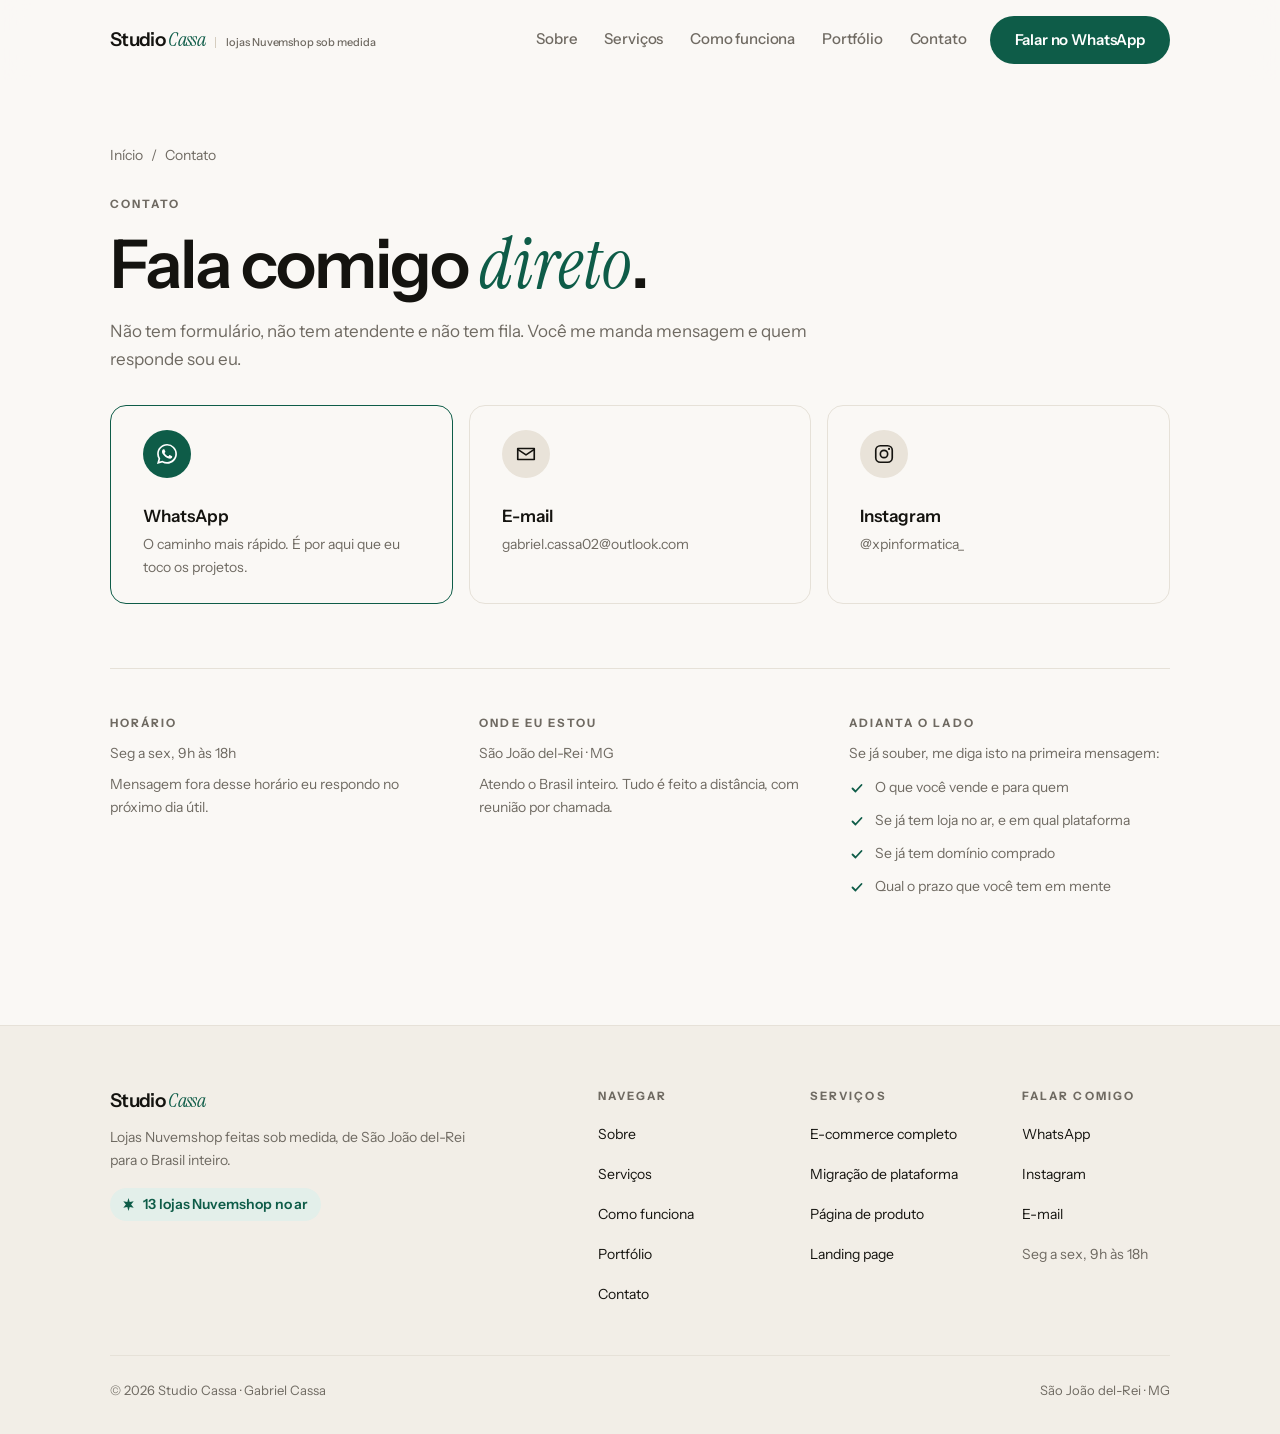
<file: contato.html>
﻿<!DOCTYPE html>
<html lang="pt-BR">
<head>
<meta charset="utf-8">
<meta name="viewport" content="width=device-width, initial-scale=1">

<!-- RASCUNHO: enquanto o site vive em gabrielcassa.github.io, ele fica fora do
     Google. Para publicar de verdade: apague este bloco das 4 paginas, renomeie
     CNAME.desativado para CNAME e aponte o DNS. Ver README, secao "Modo rascunho". -->
<meta name="robots" content="noindex, nofollow">

<title>Contato — Studio Cassa</title>
<meta name="description" content="Fale comigo sobre sua loja Nuvemshop: WhatsApp, e-mail ou Instagram. Seg a sex, 9h as 18h, resposta no mesmo dia.">
<link rel="canonical" href="https://studiocassa.com.br/contato.html">

<meta property="og:type" content="website">
<meta property="og:locale" content="pt_BR">
<meta property="og:site_name" content="Studio Cassa">
<meta property="og:url" content="https://studiocassa.com.br/contato.html">
<meta property="og:title" content="Contato — Studio Cassa">
<meta property="og:description" content="Fale comigo sobre sua loja Nuvemshop. Resposta no mesmo dia.">
<meta property="og:image" content="https://studiocassa.com.br/assets/img/og/og-image.png">
<meta property="og:image:width" content="1200">
<meta property="og:image:height" content="630">
<meta name="twitter:card" content="summary_large_image">
<meta name="twitter:title" content="Contato — Studio Cassa">
<meta name="twitter:description" content="Fale comigo sobre sua loja Nuvemshop. Resposta no mesmo dia.">
<meta name="twitter:image" content="https://studiocassa.com.br/assets/img/og/og-image.png">

<link rel="icon" href="assets/favicon/favicon.svg" type="image/svg+xml">
<link rel="icon" href="assets/favicon/favicon-32.png" sizes="32x32" type="image/png">
<link rel="apple-touch-icon" href="assets/favicon/apple-touch-icon.png">
<meta name="theme-color" content="#FAF8F5">

<link rel="preconnect" href="https://fonts.googleapis.com">
<link rel="preconnect" href="https://fonts.gstatic.com" crossorigin>
<link rel="stylesheet" href="https://fonts.googleapis.com/css2?family=Instrument+Sans:wght@400;500;600&amp;family=Instrument+Serif:ital@1&amp;display=swap">

<link rel="stylesheet" href="assets/css/base.css">
<link rel="stylesheet" href="assets/css/site.css">

<script type="application/ld+json">
{
  "@context": "https://schema.org",
  "@type": "ContactPage",
  "name": "Contato — Studio Cassa",
  "url": "https://studiocassa.com.br/contato.html",
  "mainEntity": {
    "@type": "ProfessionalService",
    "name": "Studio Cassa",
    "telephone": "+5532999144851",
    "email": "gabriel.cassa02@outlook.com",
    "areaServed": { "@type": "Country", "name": "Brasil" },
    "openingHoursSpecification": {
      "@type": "OpeningHoursSpecification",
      "dayOfWeek": ["Monday","Tuesday","Wednesday","Thursday","Friday"],
      "opens": "09:00", "closes": "18:00"
    }
  }
}
</script>

<script type="application/ld+json">
{
  "@context": "https://schema.org",
  "@type": "BreadcrumbList",
  "itemListElement": [
    { "@type": "ListItem", "position": 1, "name": "Início", "item": "https://studiocassa.com.br/" },
    { "@type": "ListItem", "position": 2, "name": "Contato", "item": "https://studiocassa.com.br/contato.html" }
  ]
}
</script>
</head>

<body>

<a class="pular" href="#conteudo" data-i18n="nav.pular">Ir para o conteúdo</a>

<header class="nav">
  <div class="container nav__interno">

    <a class="marca" href="index.html" aria-label="Studio Cassa — página inicial">
      <span class="marca__nome">Studio <i>Cassa</i></span>
      <span class="marca__tag" data-i18n="nav.tagline">lojas Nuvemshop sob medida</span>
    </a>

    <nav class="nav__links" aria-label="Principal">
      <a class="nav__link" href="index.html#sobre"     data-i18n="nav.sobre">Sobre</a>
      <a class="nav__link" href="index.html#servicos"  data-i18n="nav.servicos">Serviços</a>
      <a class="nav__link" href="index.html#processo"  data-i18n="nav.processo">Como funciona</a>
      <a class="nav__link" href="portfolio.html"       data-i18n="nav.portfolio">Portfólio</a>
      <a class="nav__link" href="index.html#contato"   data-i18n="nav.contato">Contato</a>
    </nav>

    <div class="nav__idiomas" data-idiomas hidden></div>

    <a class="btn btn--marca nav__cta" data-zap="Olá, Gabriel! Vim pelo site e quero falar sobre um projeto."
       href="https://wa.me/5532999144851" data-i18n="nav.cta">Falar no WhatsApp</a>

    <button class="hamburguer" type="button" aria-expanded="false" aria-controls="menu"
            aria-label="Menu" data-i18n="nav.menuRotulo" data-i18n-attr="aria-label">
      <span></span><span></span><span></span>
    </button>

  </div>
</header>

<div class="menu" id="menu" role="dialog" aria-modal="true"
     aria-label="Menu" data-i18n="nav.menuRotulo" data-i18n-attr="aria-label">
  <div class="container">
    <nav class="menu__lista" aria-label="Menu principal">
      <a class="menu__link" href="index.html#sobre"     data-i18n="nav.sobre">Sobre</a>
      <a class="menu__link" href="index.html#servicos"  data-i18n="nav.servicos">Serviços</a>
      <a class="menu__link" href="index.html#processo"  data-i18n="nav.processo">Como funciona</a>
      <a class="menu__link" href="portfolio.html"       data-i18n="nav.portfolio">Portfólio</a>
      <a class="menu__link" href="index.html#contato"   data-i18n="nav.contato">Contato</a>
    </nav>
    <div class="menu__pe">
      <a class="btn btn--marca" data-zap="Olá, Gabriel! Vim pelo site e quero falar sobre um projeto."
         href="https://wa.me/5532999144851" data-i18n="nav.cta">Falar no WhatsApp</a>
      <a class="menu__contato" data-insta data-insta-handle>@xpinformatica_</a>
      <a class="menu__contato" data-email data-email-texto
         href="mailto:gabriel.cassa02@outlook.com">gabriel.cassa02@outlook.com</a>
    </div>
  </div>
</div>

<main id="conteudo">

  <section class="secao pagina-topo">
    <div class="container">
      <nav class="migalhas" aria-label="Você está aqui">
        <a href="index.html" data-i18n="mig.inicio">Início</a>
        <span aria-hidden="true">/</span>
        <span aria-current="page" data-i18n="nav.contato">Contato</span>
      </nav>

      <div class="cabeca">
        <span class="rotulo" data-i18n="cta.rotulo">Contato</span>
        <h1 data-i18n="cont.h1" data-i18n-html>Fala comigo <em>direto</em>.</h1>
        <p data-i18n="cont.apoio">
          Não tem formulário, não tem atendente e não tem fila. Você me manda
          mensagem e quem responde sou eu.
        </p>
      </div>
    </div>
  </section>

  <section class="secao pagina-corpo">
    <div class="container">

      <div class="contato-grade">

        <a class="canal canal--zap" data-zap="Olá, Gabriel! Vim pela página de contato do site."
           href="https://wa.me/5532999144851">
          <span class="canal__icone" aria-hidden="true">
            <svg width="24" height="24" viewBox="0 0 24 24" focusable="false">
              <path fill="currentColor" d="M12.04 2c-5.46 0-9.9 4.44-9.9 9.9 0 1.75.46 3.45 1.32 4.95L2 22l5.3-1.38a9.87 9.87 0 0 0 4.74 1.2h.01c5.46 0 9.9-4.44 9.9-9.9 0-2.64-1.03-5.13-2.9-7A9.82 9.82 0 0 0 12.04 2zm0 18.06h-.01a8.2 8.2 0 0 1-4.18-1.15l-.3-.18-3.11.82.83-3.04-.2-.31a8.2 8.2 0 0 1-1.26-4.38c0-4.54 3.7-8.23 8.24-8.23 2.2 0 4.27.86 5.82 2.42a8.18 8.18 0 0 1 2.41 5.82c0 4.54-3.69 8.23-8.24 8.23zm4.52-6.16c-.25-.12-1.47-.72-1.69-.81-.23-.08-.39-.12-.56.13-.16.24-.64.8-.78.97-.15.16-.29.18-.53.06-.25-.13-1.05-.39-1.99-1.23-.74-.66-1.23-1.47-1.38-1.72-.14-.25-.01-.38.11-.5.11-.11.25-.29.37-.43.13-.15.17-.25.25-.41.08-.17.04-.31-.02-.44-.06-.12-.56-1.34-.76-1.84-.2-.48-.41-.42-.56-.43-.14 0-.31-.01-.48-.01a.93.93 0 0 0-.67.31c-.23.25-.88.86-.88 2.1s.9 2.43 1.03 2.6c.12.16 1.77 2.71 4.3 3.8.6.26 1.07.41 1.43.53.6.19 1.15.16 1.58.1.48-.07 1.47-.6 1.68-1.19.21-.58.21-1.08.14-1.18-.06-.11-.22-.17-.47-.29z"/>
            </svg>
          </span>
          <span class="canal__txt">
            <strong data-i18n="cont.zapT">WhatsApp</strong>
            <span data-i18n="cont.zapD">O caminho mais rápido. É por aqui que eu toco os projetos.</span>
          </span>
        </a>

        <a class="canal" data-email href="mailto:gabriel.cassa02@outlook.com">
          <span class="canal__icone" aria-hidden="true">
            <svg width="22" height="22" viewBox="0 0 24 24" focusable="false">
              <path fill="none" stroke="currentColor" stroke-width="1.8" stroke-linejoin="round"
                    d="M3 6h18v12H3z"/>
              <path fill="none" stroke="currentColor" stroke-width="1.8" stroke-linecap="round"
                    stroke-linejoin="round" d="M3 7l9 6 9-6"/>
            </svg>
          </span>
          <span class="canal__txt">
            <strong data-i18n="cont.mailT">E-mail</strong>
            <span data-email-texto>gabriel.cassa02@outlook.com</span>
          </span>
        </a>

        <a class="canal" data-insta>
          <span class="canal__icone" aria-hidden="true">
            <svg width="22" height="22" viewBox="0 0 24 24" focusable="false">
              <rect x="3" y="3" width="18" height="18" rx="5" fill="none"
                    stroke="currentColor" stroke-width="1.8"/>
              <circle cx="12" cy="12" r="4" fill="none" stroke="currentColor" stroke-width="1.8"/>
              <circle cx="17.5" cy="6.5" r="1.2" fill="currentColor"/>
            </svg>
          </span>
          <span class="canal__txt">
            <strong data-i18n="cont.instaT">Instagram</strong>
            <span data-insta-handle>@xpinformatica_</span>
          </span>
        </a>

      </div>

      <div class="contato-info">
        <div>
          <h2 data-i18n="cont.h2a">Horário</h2>
          <p data-i18n="rodape.horario">Seg a sex, 9h às 18h</p>
          <p data-i18n="cont.horarioObs">Mensagem fora desse horário eu respondo no próximo dia útil.</p>
        </div>

        <div>
          <h2 data-i18n="cont.h2b">Onde eu estou</h2>
          <p data-i18n="cont.local">São João del-Rei · MG</p>
          <p data-i18n="cont.localObs">Atendo o Brasil inteiro. Tudo é feito a distância, com reunião por chamada.</p>
        </div>

        <div>
          <h2 data-i18n="cont.h2c">Adianta o lado</h2>
          <p data-i18n="cont.adianta">Se já souber, me diga isto na primeira mensagem:</p>
          <ul class="lista-check">
            <li data-i18n="cont.a1">O que você vende e para quem</li>
            <li data-i18n="cont.a2">Se já tem loja no ar, e em qual plataforma</li>
            <li data-i18n="cont.a3">Se já tem domínio comprado</li>
            <li data-i18n="cont.a4">Qual o prazo que você tem em mente</li>
          </ul>
        </div>
      </div>

    </div>
  </section>

</main>

<footer class="rodape">
  <div class="container">
    <div class="rodape__topo">

      <div class="rodape__sobre">
        <span class="marca__nome">Studio <i>Cassa</i></span>
        <p data-i18n="rodape.sobre">
          Lojas Nuvemshop feitas sob medida, de São João del-Rei para o Brasil inteiro.
        </p>
        <!-- o conteúdo do selo (texto, estrela ou imagem, e o link) vem todo do
             objeto SELO no dados.js — aqui só se marca o lugar -->
        <p class="badge" data-selo hidden></p>
      </div>

      <div class="rodape__colunas">
        <div class="rodape__col">
          <h2 data-i18n="rodape.navegar">Navegar</h2>
          <ul>
            <li><a href="index.html#sobre"     data-i18n="nav.sobre">Sobre</a></li>
            <li><a href="index.html#servicos"  data-i18n="nav.servicos">Serviços</a></li>
            <li><a href="index.html#processo"  data-i18n="nav.processo">Como funciona</a></li>
            <li><a href="portfolio.html"       data-i18n="nav.portfolio">Portfólio</a></li>
            <li><a href="index.html#contato"   data-i18n="nav.contato">Contato</a></li>
          </ul>
        </div>

        <div class="rodape__col">
          <h2 data-i18n="rodape.servicos">Serviços</h2>
          <ul>
            <li><a href="index.html#servicos" data-i18n="rodape.s1">E-commerce completo</a></li>
            <li><a href="index.html#servicos" data-i18n="rodape.s2">Migração de plataforma</a></li>
            <li><a href="index.html#servicos" data-i18n="rodape.s3">Página de produto</a></li>
            <li><a href="index.html#servicos" data-i18n="rodape.s4">Landing page</a></li>
          </ul>
        </div>

        <div class="rodape__col">
          <h2 data-i18n="rodape.falar">Falar comigo</h2>
          <ul>
            <li><a data-zap="Olá, Gabriel! Vim pelo site e quero falar sobre um projeto."
                   href="https://wa.me/5532999144851" data-i18n="rodape.whatsapp">WhatsApp</a></li>
            <li><a data-insta data-i18n="rodape.instagram">Instagram</a></li>
            <li><a data-email href="mailto:gabriel.cassa02@outlook.com" data-i18n="rodape.email">E-mail</a></li>
            <li><span class="rodape__horario" data-i18n="rodape.horario">Seg a sex, 9h às 18h</span></li>
          </ul>
        </div>
      </div>
    </div>

    <div class="rodape__base">
      <p>&copy; <span data-ano>2026</span> Studio Cassa · Gabriel Cassa</p>
      <p data-i18n="rodape.local">São João del-Rei · MG</p>
    </div>
  </div>
</footer>

<div class="flutuantes">
  <button class="flutuante flutuante--topo" type="button" data-topo tabindex="-1"
          aria-label="Voltar ao topo" data-i18n="flut.topo" data-i18n-attr="aria-label">
    <svg width="16" height="16" viewBox="0 0 16 16" aria-hidden="true" focusable="false">
      <path fill="none" stroke="currentColor" stroke-width="1.6" stroke-linecap="round"
            stroke-linejoin="round" d="M8 12.5v-9M4.5 7L8 3.5 11.5 7"/>
    </svg>
  </button>

  <a class="flutuante flutuante--zap" href="https://wa.me/5532999144851" tabindex="-1"
     data-zap="Olá, Gabriel! Vim pelo site e quero falar sobre um projeto."
     aria-label="Falar no WhatsApp" data-i18n="flut.whatsapp" data-i18n-attr="aria-label">
    <svg width="26" height="26" viewBox="0 0 24 24" aria-hidden="true" focusable="false">
      <path fill="currentColor" d="M12.04 2c-5.46 0-9.9 4.44-9.9 9.9 0 1.75.46 3.45 1.32 4.95L2 22l5.3-1.38a9.87 9.87 0 0 0 4.74 1.2h.01c5.46 0 9.9-4.44 9.9-9.9 0-2.64-1.03-5.13-2.9-7A9.82 9.82 0 0 0 12.04 2zm0 18.06h-.01a8.2 8.2 0 0 1-4.18-1.15l-.3-.18-3.11.82.83-3.04-.2-.31a8.2 8.2 0 0 1-1.26-4.38c0-4.54 3.7-8.23 8.24-8.23 2.2 0 4.27.86 5.82 2.42a8.18 8.18 0 0 1 2.41 5.82c0 4.54-3.69 8.23-8.24 8.23zm4.52-6.16c-.25-.12-1.47-.72-1.69-.81-.23-.08-.39-.12-.56.13-.16.24-.64.8-.78.97-.15.16-.29.18-.53.06-.25-.13-1.05-.39-1.99-1.23-.74-.66-1.23-1.47-1.38-1.72-.14-.25-.01-.38.11-.5.11-.11.25-.29.37-.43.13-.15.17-.25.25-.41.08-.17.04-.31-.02-.44-.06-.12-.56-1.34-.76-1.84-.2-.48-.41-.42-.56-.43-.14 0-.31-.01-.48-.01a.93.93 0 0 0-.67.31c-.23.25-.88.86-.88 2.1s.9 2.43 1.03 2.6c.12.16 1.77 2.71 4.3 3.8.6.26 1.07.41 1.43.53.6.19 1.15.16 1.58.1.48-.07 1.47-.6 1.68-1.19.21-.58.21-1.08.14-1.18-.06-.11-.22-.17-.47-.29z"/>
    </svg>
  </a>
</div>

<div class="modal" id="modal-projeto" role="dialog" aria-modal="true"
     aria-labelledby="modal-titulo" hidden>
  <div class="modal__painel">
    <button class="modal__x" type="button" data-modal-fechar
            aria-label="Fechar" data-i18n="modal.fechar" data-i18n-attr="aria-label">
      <svg width="18" height="18" viewBox="0 0 16 16" aria-hidden="true" focusable="false">
        <path fill="none" stroke="currentColor" stroke-width="1.6" stroke-linecap="round"
              d="M4 4l8 8M12 4l-8 8"/>
      </svg>
    </button>
    <div class="modal__corpo"></div>
  </div>
</div>

<script src="assets/js/dados.js"></script>
<script src="assets/js/i18n.js"></script>
<script src="assets/js/render.js"></script>
<script src="assets/js/site.js"></script>
</body>
</html>
</file>
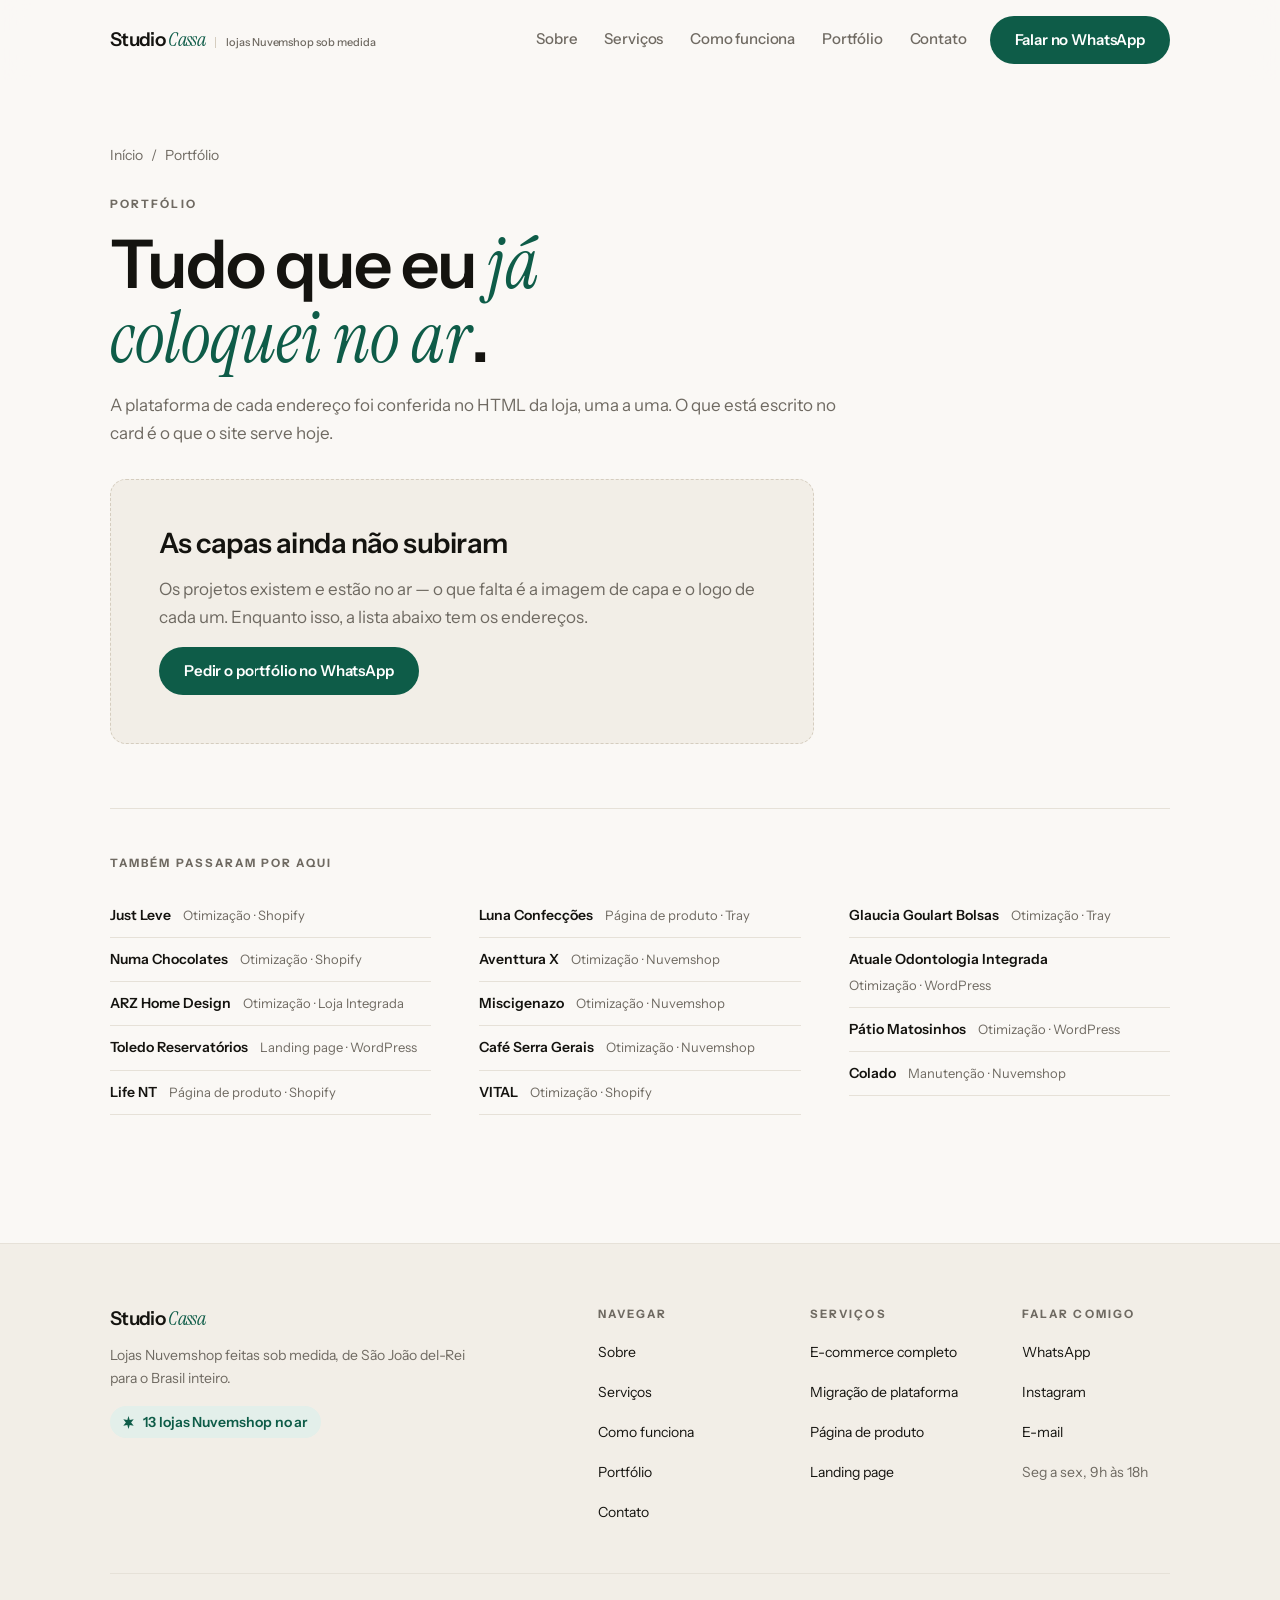
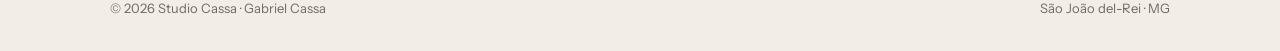
<file: portfolio.html>
<!DOCTYPE html>
<html lang="pt-BR">
<head>
<meta charset="utf-8">
<meta name="viewport" content="width=device-width, initial-scale=1">

<!-- RASCUNHO: enquanto o site vive em gabrielcassa.github.io, ele fica fora do
     Google. Para publicar de verdade: apague este bloco das 4 paginas, renomeie
     CNAME.desativado para CNAME e aponte o DNS. Ver README, secao "Modo rascunho". -->
<meta name="robots" content="noindex, nofollow">

<title>Portfólio — Studio Cassa</title>
<meta name="description" content="Lojas Nuvemshop, migrações, páginas de produto e landing pages que eu construí. Cada projeto com a plataforma conferida e o endereço no ar.">
<link rel="canonical" href="https://studiocassa.com.br/portfolio.html">

<meta property="og:type" content="website">
<meta property="og:locale" content="pt_BR">
<meta property="og:site_name" content="Studio Cassa">
<meta property="og:url" content="https://studiocassa.com.br/portfolio.html">
<meta property="og:title" content="Portfólio — Studio Cassa">
<meta property="og:description" content="Lojas Nuvemshop, migrações, páginas de produto e landing pages que eu construí.">
<meta property="og:image" content="https://studiocassa.com.br/assets/img/og/og-image.png">
<meta property="og:image:width" content="1200">
<meta property="og:image:height" content="630">
<meta name="twitter:card" content="summary_large_image">
<meta name="twitter:title" content="Portfólio — Studio Cassa">
<meta name="twitter:description" content="Lojas Nuvemshop, migrações, páginas de produto e landing pages que eu construí.">
<meta name="twitter:image" content="https://studiocassa.com.br/assets/img/og/og-image.png">

<link rel="icon" href="assets/favicon/favicon.svg" type="image/svg+xml">
<link rel="icon" href="assets/favicon/favicon-32.png" sizes="32x32" type="image/png">
<link rel="apple-touch-icon" href="assets/favicon/apple-touch-icon.png">
<meta name="theme-color" content="#FAF8F5">

<link rel="preconnect" href="https://fonts.googleapis.com">
<link rel="preconnect" href="https://fonts.gstatic.com" crossorigin>
<link rel="stylesheet" href="https://fonts.googleapis.com/css2?family=Instrument+Sans:wght@400;500;600&amp;family=Instrument+Serif:ital@1&amp;display=swap">

<link rel="stylesheet" href="assets/css/base.css">
<link rel="stylesheet" href="assets/css/site.css">

<script type="application/ld+json">
{
  "@context": "https://schema.org",
  "@type": "BreadcrumbList",
  "itemListElement": [
    { "@type": "ListItem", "position": 1, "name": "Início", "item": "https://studiocassa.com.br/" },
    { "@type": "ListItem", "position": 2, "name": "Portfólio", "item": "https://studiocassa.com.br/portfolio.html" }
  ]
}
</script>
</head>

<body>

<a class="pular" href="#conteudo" data-i18n="nav.pular">Ir para o conteúdo</a>

<header class="nav">
  <div class="container nav__interno">

    <a class="marca" href="index.html" aria-label="Studio Cassa — página inicial">
      <span class="marca__nome">Studio <i>Cassa</i></span>
      <span class="marca__tag" data-i18n="nav.tagline">lojas Nuvemshop sob medida</span>
    </a>

    <nav class="nav__links" aria-label="Principal">
      <a class="nav__link" href="index.html#sobre"     data-i18n="nav.sobre">Sobre</a>
      <a class="nav__link" href="index.html#servicos"  data-i18n="nav.servicos">Serviços</a>
      <a class="nav__link" href="index.html#processo"  data-i18n="nav.processo">Como funciona</a>
      <a class="nav__link" href="portfolio.html"       data-i18n="nav.portfolio" aria-current="page">Portfólio</a>
      <a class="nav__link" href="index.html#contato"   data-i18n="nav.contato">Contato</a>
    </nav>

    <div class="nav__idiomas" data-idiomas hidden></div>

    <a class="btn btn--marca nav__cta" data-zap="Olá, Gabriel! Vim pelo site e quero falar sobre um projeto."
       href="https://wa.me/5532999144851" data-i18n="nav.cta">Falar no WhatsApp</a>

    <button class="hamburguer" type="button" aria-expanded="false" aria-controls="menu"
            aria-label="Menu" data-i18n="nav.menuRotulo" data-i18n-attr="aria-label">
      <span></span><span></span><span></span>
    </button>

  </div>
</header>

<div class="menu" id="menu" role="dialog" aria-modal="true"
     aria-label="Menu" data-i18n="nav.menuRotulo" data-i18n-attr="aria-label">
  <div class="container">
    <nav class="menu__lista" aria-label="Menu principal">
      <a class="menu__link" href="index.html#sobre"     data-i18n="nav.sobre">Sobre</a>
      <a class="menu__link" href="index.html#servicos"  data-i18n="nav.servicos">Serviços</a>
      <a class="menu__link" href="index.html#processo"  data-i18n="nav.processo">Como funciona</a>
      <a class="menu__link" href="portfolio.html"       data-i18n="nav.portfolio">Portfólio</a>
      <a class="menu__link" href="index.html#contato"   data-i18n="nav.contato">Contato</a>
    </nav>
    <div class="menu__pe">
      <a class="btn btn--marca" data-zap="Olá, Gabriel! Vim pelo site e quero falar sobre um projeto."
         href="https://wa.me/5532999144851" data-i18n="nav.cta">Falar no WhatsApp</a>
      <a class="menu__contato" data-insta data-insta-handle>@xpinformatica_</a>
      <a class="menu__contato" data-email data-email-texto
         href="mailto:gabriel.cassa02@outlook.com">gabriel.cassa02@outlook.com</a>
    </div>
  </div>
</div>

<main id="conteudo">

  <section class="secao pagina-topo">
    <div class="container">
      <nav class="migalhas" aria-label="Você está aqui">
        <a href="index.html" data-i18n="mig.inicio">Início</a>
        <span aria-hidden="true">/</span>
        <span aria-current="page" data-i18n="nav.portfolio">Portfólio</span>
      </nav>

      <div class="cabeca">
        <span class="rotulo" data-i18n="port.rotulo">Portfólio</span>
        <h1 data-i18n="portp.h1" data-i18n-html>Tudo que eu <em>já coloquei no ar</em>.</h1>
        <p data-i18n="portp.apoio">
          A plataforma de cada endereço foi conferida no HTML da loja, uma a uma.
          O que está escrito no card é o que o site serve hoje.
        </p>
      </div>
    </div>
  </section>

  <section class="secao pagina-corpo">
    <div class="container">

      <!-- h2 obrigatório: os cards saem em h3 e a página pularia de h1 para h3 -->
      <h2 class="so-leitor" data-i18n="portp.projetos">Projetos</h2>

      <!-- grade + filtros: os filtros saem dos tipos que existem de fato -->
      <div data-grade hidden>
        <div class="filtros" data-filtros role="group" aria-label="Filtrar por tipo de projeto"></div>
        <div class="grade-projetos"></div>
      </div>

      <!-- estado sem nenhum card: honesto, e some sozinho quando as capas
           e as logos entrarem em assets/img/ (ver README) -->
      <div class="aviso" data-grade-vazia hidden>
        <h2 data-i18n="portp.vazioT">As capas ainda não subiram</h2>
        <p data-i18n="portp.vazioP">
          Os projetos existem e estão no ar — o que falta é a imagem de capa e o
          logo de cada um. Enquanto isso, a lista abaixo tem os endereços.
        </p>
        <a class="btn btn--marca" data-zap="Olá, Gabriel! Vim pelo site e quero ver seus projetos."
           href="https://wa.me/5532999144851" data-i18n="portp.vazioCta">Pedir o portfólio no WhatsApp</a>
      </div>

      <div class="citacoes" data-citacoes hidden>
        <h2 data-i18n="port.tambem">Também passaram por aqui</h2>
        <ul class="citacoes__lista"></ul>
      </div>

    </div>
  </section>

</main>

<footer class="rodape">
  <div class="container">
    <div class="rodape__topo">

      <div class="rodape__sobre">
        <span class="marca__nome">Studio <i>Cassa</i></span>
        <p data-i18n="rodape.sobre">
          Lojas Nuvemshop feitas sob medida, de São João del-Rei para o Brasil inteiro.
        </p>
        <!-- o conteúdo do selo (texto, estrela ou imagem, e o link) vem todo do
             objeto SELO no dados.js — aqui só se marca o lugar -->
        <p class="badge" data-selo hidden></p>
      </div>

      <div class="rodape__colunas">
        <div class="rodape__col">
          <h2 data-i18n="rodape.navegar">Navegar</h2>
          <ul>
            <li><a href="index.html#sobre"     data-i18n="nav.sobre">Sobre</a></li>
            <li><a href="index.html#servicos"  data-i18n="nav.servicos">Serviços</a></li>
            <li><a href="index.html#processo"  data-i18n="nav.processo">Como funciona</a></li>
            <li><a href="portfolio.html"       data-i18n="nav.portfolio">Portfólio</a></li>
            <li><a href="index.html#contato"   data-i18n="nav.contato">Contato</a></li>
          </ul>
        </div>

        <div class="rodape__col">
          <h2 data-i18n="rodape.servicos">Serviços</h2>
          <ul>
            <li><a href="index.html#servicos" data-i18n="rodape.s1">E-commerce completo</a></li>
            <li><a href="index.html#servicos" data-i18n="rodape.s2">Migração de plataforma</a></li>
            <li><a href="index.html#servicos" data-i18n="rodape.s3">Página de produto</a></li>
            <li><a href="index.html#servicos" data-i18n="rodape.s4">Landing page</a></li>
          </ul>
        </div>

        <div class="rodape__col">
          <h2 data-i18n="rodape.falar">Falar comigo</h2>
          <ul>
            <li><a data-zap="Olá, Gabriel! Vim pelo site e quero falar sobre um projeto."
                   href="https://wa.me/5532999144851" data-i18n="rodape.whatsapp">WhatsApp</a></li>
            <li><a data-insta data-i18n="rodape.instagram">Instagram</a></li>
            <li><a data-email href="mailto:gabriel.cassa02@outlook.com" data-i18n="rodape.email">E-mail</a></li>
            <li><span class="rodape__horario" data-i18n="rodape.horario">Seg a sex, 9h às 18h</span></li>
          </ul>
        </div>
      </div>
    </div>

    <div class="rodape__base">
      <p>&copy; <span data-ano>2026</span> Studio Cassa · Gabriel Cassa</p>
      <p data-i18n="rodape.local">São João del-Rei · MG</p>
    </div>
  </div>
</footer>

<div class="flutuantes">
  <button class="flutuante flutuante--topo" type="button" data-topo tabindex="-1"
          aria-label="Voltar ao topo" data-i18n="flut.topo" data-i18n-attr="aria-label">
    <svg width="16" height="16" viewBox="0 0 16 16" aria-hidden="true" focusable="false">
      <path fill="none" stroke="currentColor" stroke-width="1.6" stroke-linecap="round"
            stroke-linejoin="round" d="M8 12.5v-9M4.5 7L8 3.5 11.5 7"/>
    </svg>
  </button>

  <a class="flutuante flutuante--zap" href="https://wa.me/5532999144851" tabindex="-1"
     data-zap="Olá, Gabriel! Vim pelo site e quero falar sobre um projeto."
     aria-label="Falar no WhatsApp" data-i18n="flut.whatsapp" data-i18n-attr="aria-label">
    <svg width="26" height="26" viewBox="0 0 24 24" aria-hidden="true" focusable="false">
      <path fill="currentColor" d="M12.04 2c-5.46 0-9.9 4.44-9.9 9.9 0 1.75.46 3.45 1.32 4.95L2 22l5.3-1.38a9.87 9.87 0 0 0 4.74 1.2h.01c5.46 0 9.9-4.44 9.9-9.9 0-2.64-1.03-5.13-2.9-7A9.82 9.82 0 0 0 12.04 2zm0 18.06h-.01a8.2 8.2 0 0 1-4.18-1.15l-.3-.18-3.11.82.83-3.04-.2-.31a8.2 8.2 0 0 1-1.26-4.38c0-4.54 3.7-8.23 8.24-8.23 2.2 0 4.27.86 5.82 2.42a8.18 8.18 0 0 1 2.41 5.82c0 4.54-3.69 8.23-8.24 8.23zm4.52-6.16c-.25-.12-1.47-.72-1.69-.81-.23-.08-.39-.12-.56.13-.16.24-.64.8-.78.97-.15.16-.29.18-.53.06-.25-.13-1.05-.39-1.99-1.23-.74-.66-1.23-1.47-1.38-1.72-.14-.25-.01-.38.11-.5.11-.11.25-.29.37-.43.13-.15.17-.25.25-.41.08-.17.04-.31-.02-.44-.06-.12-.56-1.34-.76-1.84-.2-.48-.41-.42-.56-.43-.14 0-.31-.01-.48-.01a.93.93 0 0 0-.67.31c-.23.25-.88.86-.88 2.1s.9 2.43 1.03 2.6c.12.16 1.77 2.71 4.3 3.8.6.26 1.07.41 1.43.53.6.19 1.15.16 1.58.1.48-.07 1.47-.6 1.68-1.19.21-.58.21-1.08.14-1.18-.06-.11-.22-.17-.47-.29z"/>
    </svg>
  </a>
</div>

<div class="modal" id="modal-projeto" role="dialog" aria-modal="true"
     aria-labelledby="modal-titulo" hidden>
  <div class="modal__painel">
    <button class="modal__x" type="button" data-modal-fechar
            aria-label="Fechar" data-i18n="modal.fechar" data-i18n-attr="aria-label">
      <svg width="18" height="18" viewBox="0 0 16 16" aria-hidden="true" focusable="false">
        <path fill="none" stroke="currentColor" stroke-width="1.6" stroke-linecap="round"
              d="M4 4l8 8M12 4l-8 8"/>
      </svg>
    </button>
    <div class="modal__corpo"></div>
  </div>
</div>

<script src="assets/js/dados.js"></script>
<script src="assets/js/i18n.js"></script>
<script src="assets/js/render.js"></script>
<script src="assets/js/site.js"></script>
</body>
</html>
</file>
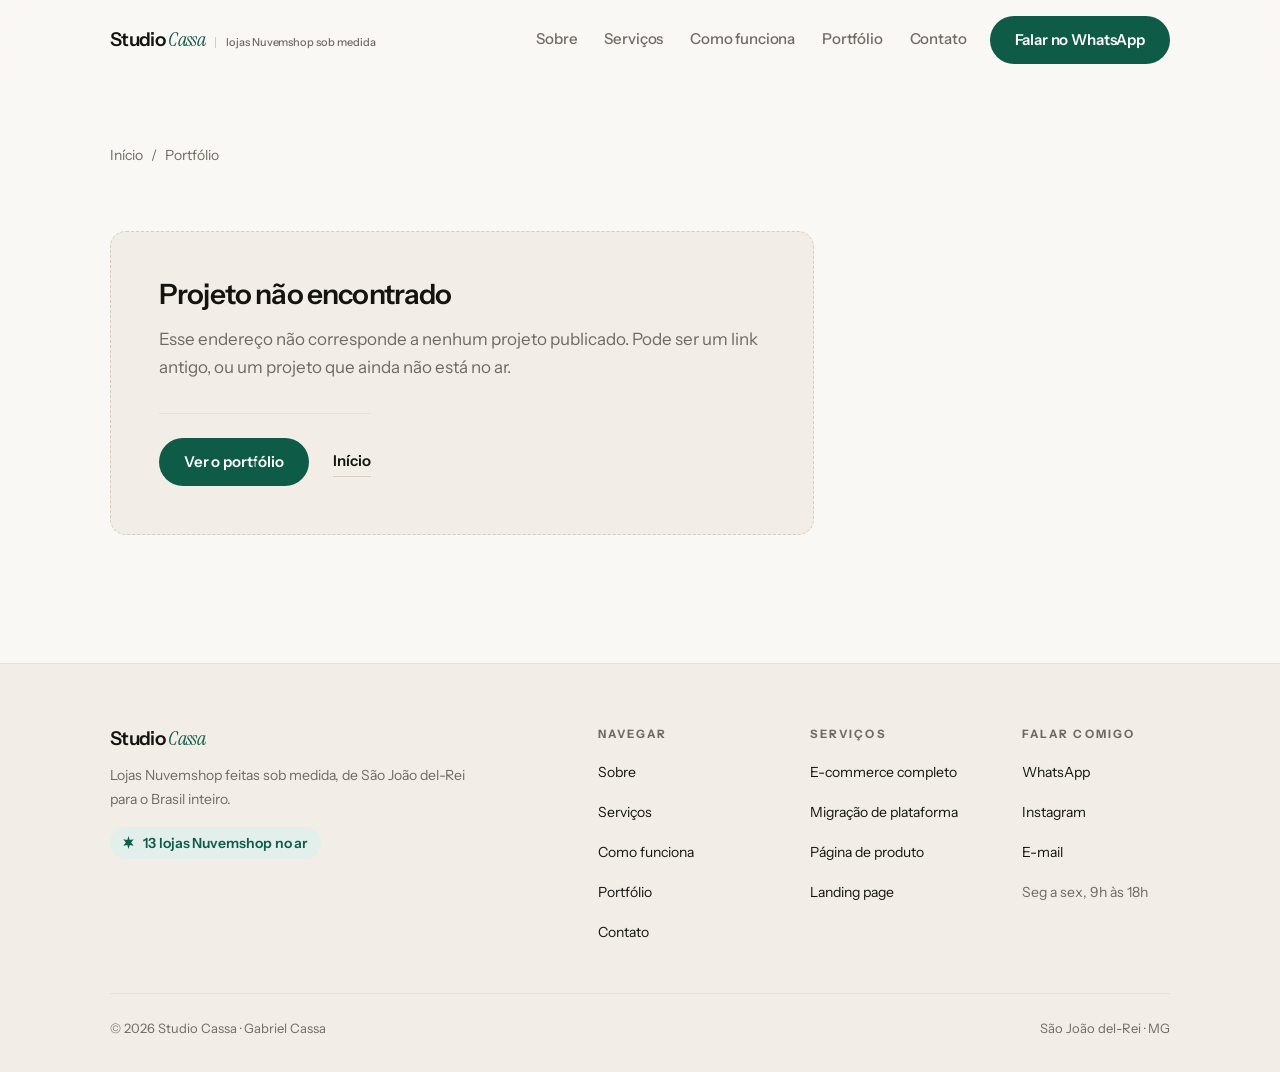
<file: projeto.html>
<!DOCTYPE html>
<html lang="pt-BR">
<head>
<meta charset="utf-8">
<meta name="viewport" content="width=device-width, initial-scale=1">

<!-- RASCUNHO: enquanto o site vive em gabrielcassa.github.io, ele fica fora do
     Google. Para publicar de verdade: apague este bloco das 4 paginas, renomeie
     CNAME.desativado para CNAME e aponte o DNS. Ver README, secao "Modo rascunho". -->
<meta name="robots" content="noindex, nofollow">

<title>Projeto — Studio Cassa</title>
<meta name="description" content="Caso de um projeto do Studio Cassa: o que o cliente tinha antes, o que foi entregue e o endereço da loja no ar.">
<link rel="canonical" href="https://studiocassa.com.br/projeto.html">

<meta property="og:type" content="website">
<meta property="og:locale" content="pt_BR">
<meta property="og:site_name" content="Studio Cassa">
<meta property="og:url" content="https://studiocassa.com.br/projeto.html">
<meta property="og:title" content="Projeto — Studio Cassa">
<meta property="og:description" content="Caso de um projeto do Studio Cassa.">
<meta property="og:image" content="https://studiocassa.com.br/assets/img/og/og-image.png">
<meta property="og:image:width" content="1200">
<meta property="og:image:height" content="630">
<meta name="twitter:card" content="summary_large_image">
<meta name="twitter:title" content="Projeto — Studio Cassa">
<meta name="twitter:description" content="Caso de um projeto do Studio Cassa.">
<meta name="twitter:image" content="https://studiocassa.com.br/assets/img/og/og-image.png">

<link rel="icon" href="assets/favicon/favicon.svg" type="image/svg+xml">
<link rel="icon" href="assets/favicon/favicon-32.png" sizes="32x32" type="image/png">
<link rel="apple-touch-icon" href="assets/favicon/apple-touch-icon.png">
<meta name="theme-color" content="#FAF8F5">

<link rel="preconnect" href="https://fonts.googleapis.com">
<link rel="preconnect" href="https://fonts.gstatic.com" crossorigin>
<link rel="stylesheet" href="https://fonts.googleapis.com/css2?family=Instrument+Sans:wght@400;500;600&amp;family=Instrument+Serif:ital@1&amp;display=swap">

<link rel="stylesheet" href="assets/css/base.css">
<link rel="stylesheet" href="assets/css/site.css">

<!-- preenchido pelo site.js só quando o projeto existe de verdade -->
<script type="application/ld+json" data-breadcrumb></script>
</head>

<body>

<a class="pular" href="#conteudo" data-i18n="nav.pular">Ir para o conteúdo</a>

<header class="nav">
  <div class="container nav__interno">

    <a class="marca" href="index.html" aria-label="Studio Cassa — página inicial">
      <span class="marca__nome">Studio <i>Cassa</i></span>
      <span class="marca__tag" data-i18n="nav.tagline">lojas Nuvemshop sob medida</span>
    </a>

    <nav class="nav__links" aria-label="Principal">
      <a class="nav__link" href="index.html#sobre"     data-i18n="nav.sobre">Sobre</a>
      <a class="nav__link" href="index.html#servicos"  data-i18n="nav.servicos">Serviços</a>
      <a class="nav__link" href="index.html#processo"  data-i18n="nav.processo">Como funciona</a>
      <a class="nav__link" href="portfolio.html"       data-i18n="nav.portfolio">Portfólio</a>
      <a class="nav__link" href="index.html#contato"   data-i18n="nav.contato">Contato</a>
    </nav>

    <div class="nav__idiomas" data-idiomas hidden></div>

    <a class="btn btn--marca nav__cta" data-zap="Olá, Gabriel! Vim pelo site e quero falar sobre um projeto."
       href="https://wa.me/5532999144851" data-i18n="nav.cta">Falar no WhatsApp</a>

    <button class="hamburguer" type="button" aria-expanded="false" aria-controls="menu"
            aria-label="Menu" data-i18n="nav.menuRotulo" data-i18n-attr="aria-label">
      <span></span><span></span><span></span>
    </button>

  </div>
</header>

<div class="menu" id="menu" role="dialog" aria-modal="true"
     aria-label="Menu" data-i18n="nav.menuRotulo" data-i18n-attr="aria-label">
  <div class="container">
    <nav class="menu__lista" aria-label="Menu principal">
      <a class="menu__link" href="index.html#sobre"     data-i18n="nav.sobre">Sobre</a>
      <a class="menu__link" href="index.html#servicos"  data-i18n="nav.servicos">Serviços</a>
      <a class="menu__link" href="index.html#processo"  data-i18n="nav.processo">Como funciona</a>
      <a class="menu__link" href="portfolio.html"       data-i18n="nav.portfolio">Portfólio</a>
      <a class="menu__link" href="index.html#contato"   data-i18n="nav.contato">Contato</a>
    </nav>
    <div class="menu__pe">
      <a class="btn btn--marca" data-zap="Olá, Gabriel! Vim pelo site e quero falar sobre um projeto."
         href="https://wa.me/5532999144851" data-i18n="nav.cta">Falar no WhatsApp</a>
      <a class="menu__contato" data-insta data-insta-handle>@xpinformatica_</a>
      <a class="menu__contato" data-email data-email-texto
         href="mailto:gabriel.cassa02@outlook.com">gabriel.cassa02@outlook.com</a>
    </div>
  </div>
</div>

<main id="conteudo">

  <section class="secao pagina-topo">
    <div class="container">
      <nav class="migalhas" aria-label="Você está aqui">
        <a href="index.html" data-i18n="mig.inicio">Início</a>
        <span aria-hidden="true">/</span>
        <a href="portfolio.html" data-i18n="nav.portfolio">Portfólio</a>
      </nav>
    </div>
  </section>

  <section class="secao pagina-corpo">
    <div class="container">

      <!-- O caso inteiro é montado pelo site.js a partir do ?id= sobre
           PROJETOS. Id inexistente, escondido ou "citacao" cai no aviso
           abaixo — nunca numa página meio montada. -->
      <article class="caso" data-projeto-pagina hidden></article>

      <div class="aviso" data-projeto-vazio hidden>
        <h1 data-i18n="proj.vazioT">Projeto não encontrado</h1>
        <p data-i18n="proj.vazioP">
          Esse endereço não corresponde a nenhum projeto publicado. Pode ser um
          link antigo, ou um projeto que ainda não está no ar.
        </p>
        <div class="modal__acoes">
          <a class="btn btn--marca" href="portfolio.html" data-i18n="proj.vazioCta">Ver o portfólio</a>
          <a class="link-sub" href="index.html" data-i18n="mig.inicio">Início</a>
        </div>
      </div>

    </div>
  </section>

</main>

<footer class="rodape">
  <div class="container">
    <div class="rodape__topo">

      <div class="rodape__sobre">
        <span class="marca__nome">Studio <i>Cassa</i></span>
        <p data-i18n="rodape.sobre">
          Lojas Nuvemshop feitas sob medida, de São João del-Rei para o Brasil inteiro.
        </p>
        <!-- o conteúdo do selo (texto, estrela ou imagem, e o link) vem todo do
             objeto SELO no dados.js — aqui só se marca o lugar -->
        <p class="badge" data-selo hidden></p>
      </div>

      <div class="rodape__colunas">
        <div class="rodape__col">
          <h2 data-i18n="rodape.navegar">Navegar</h2>
          <ul>
            <li><a href="index.html#sobre"     data-i18n="nav.sobre">Sobre</a></li>
            <li><a href="index.html#servicos"  data-i18n="nav.servicos">Serviços</a></li>
            <li><a href="index.html#processo"  data-i18n="nav.processo">Como funciona</a></li>
            <li><a href="portfolio.html"       data-i18n="nav.portfolio">Portfólio</a></li>
            <li><a href="index.html#contato"   data-i18n="nav.contato">Contato</a></li>
          </ul>
        </div>

        <div class="rodape__col">
          <h2 data-i18n="rodape.servicos">Serviços</h2>
          <ul>
            <li><a href="index.html#servicos" data-i18n="rodape.s1">E-commerce completo</a></li>
            <li><a href="index.html#servicos" data-i18n="rodape.s2">Migração de plataforma</a></li>
            <li><a href="index.html#servicos" data-i18n="rodape.s3">Página de produto</a></li>
            <li><a href="index.html#servicos" data-i18n="rodape.s4">Landing page</a></li>
          </ul>
        </div>

        <div class="rodape__col">
          <h2 data-i18n="rodape.falar">Falar comigo</h2>
          <ul>
            <li><a data-zap="Olá, Gabriel! Vim pelo site e quero falar sobre um projeto."
                   href="https://wa.me/5532999144851" data-i18n="rodape.whatsapp">WhatsApp</a></li>
            <li><a data-insta data-i18n="rodape.instagram">Instagram</a></li>
            <li><a data-email href="mailto:gabriel.cassa02@outlook.com" data-i18n="rodape.email">E-mail</a></li>
            <li><span class="rodape__horario" data-i18n="rodape.horario">Seg a sex, 9h às 18h</span></li>
          </ul>
        </div>
      </div>
    </div>

    <div class="rodape__base">
      <p>&copy; <span data-ano>2026</span> Studio Cassa · Gabriel Cassa</p>
      <p data-i18n="rodape.local">São João del-Rei · MG</p>
    </div>
  </div>
</footer>

<div class="flutuantes">
  <button class="flutuante flutuante--topo" type="button" data-topo tabindex="-1"
          aria-label="Voltar ao topo" data-i18n="flut.topo" data-i18n-attr="aria-label">
    <svg width="16" height="16" viewBox="0 0 16 16" aria-hidden="true" focusable="false">
      <path fill="none" stroke="currentColor" stroke-width="1.6" stroke-linecap="round"
            stroke-linejoin="round" d="M8 12.5v-9M4.5 7L8 3.5 11.5 7"/>
    </svg>
  </button>

  <a class="flutuante flutuante--zap" href="https://wa.me/5532999144851" tabindex="-1"
     data-zap="Olá, Gabriel! Vim pelo site e quero falar sobre um projeto."
     aria-label="Falar no WhatsApp" data-i18n="flut.whatsapp" data-i18n-attr="aria-label">
    <svg width="26" height="26" viewBox="0 0 24 24" aria-hidden="true" focusable="false">
      <path fill="currentColor" d="M12.04 2c-5.46 0-9.9 4.44-9.9 9.9 0 1.75.46 3.45 1.32 4.95L2 22l5.3-1.38a9.87 9.87 0 0 0 4.74 1.2h.01c5.46 0 9.9-4.44 9.9-9.9 0-2.64-1.03-5.13-2.9-7A9.82 9.82 0 0 0 12.04 2zm0 18.06h-.01a8.2 8.2 0 0 1-4.18-1.15l-.3-.18-3.11.82.83-3.04-.2-.31a8.2 8.2 0 0 1-1.26-4.38c0-4.54 3.7-8.23 8.24-8.23 2.2 0 4.27.86 5.82 2.42a8.18 8.18 0 0 1 2.41 5.82c0 4.54-3.69 8.23-8.24 8.23zm4.52-6.16c-.25-.12-1.47-.72-1.69-.81-.23-.08-.39-.12-.56.13-.16.24-.64.8-.78.97-.15.16-.29.18-.53.06-.25-.13-1.05-.39-1.99-1.23-.74-.66-1.23-1.47-1.38-1.72-.14-.25-.01-.38.11-.5.11-.11.25-.29.37-.43.13-.15.17-.25.25-.41.08-.17.04-.31-.02-.44-.06-.12-.56-1.34-.76-1.84-.2-.48-.41-.42-.56-.43-.14 0-.31-.01-.48-.01a.93.93 0 0 0-.67.31c-.23.25-.88.86-.88 2.1s.9 2.43 1.03 2.6c.12.16 1.77 2.71 4.3 3.8.6.26 1.07.41 1.43.53.6.19 1.15.16 1.58.1.48-.07 1.47-.6 1.68-1.19.21-.58.21-1.08.14-1.18-.06-.11-.22-.17-.47-.29z"/>
    </svg>
  </a>
</div>

<div class="modal" id="modal-projeto" role="dialog" aria-modal="true"
     aria-labelledby="modal-titulo" hidden>
  <div class="modal__painel">
    <button class="modal__x" type="button" data-modal-fechar
            aria-label="Fechar" data-i18n="modal.fechar" data-i18n-attr="aria-label">
      <svg width="18" height="18" viewBox="0 0 16 16" aria-hidden="true" focusable="false">
        <path fill="none" stroke="currentColor" stroke-width="1.6" stroke-linecap="round"
              d="M4 4l8 8M12 4l-8 8"/>
      </svg>
    </button>
    <div class="modal__corpo"></div>
  </div>
</div>

<script src="assets/js/dados.js"></script>
<script src="assets/js/i18n.js"></script>
<script src="assets/js/render.js"></script>
<script src="assets/js/site.js"></script>
</body>
</html>
</file>
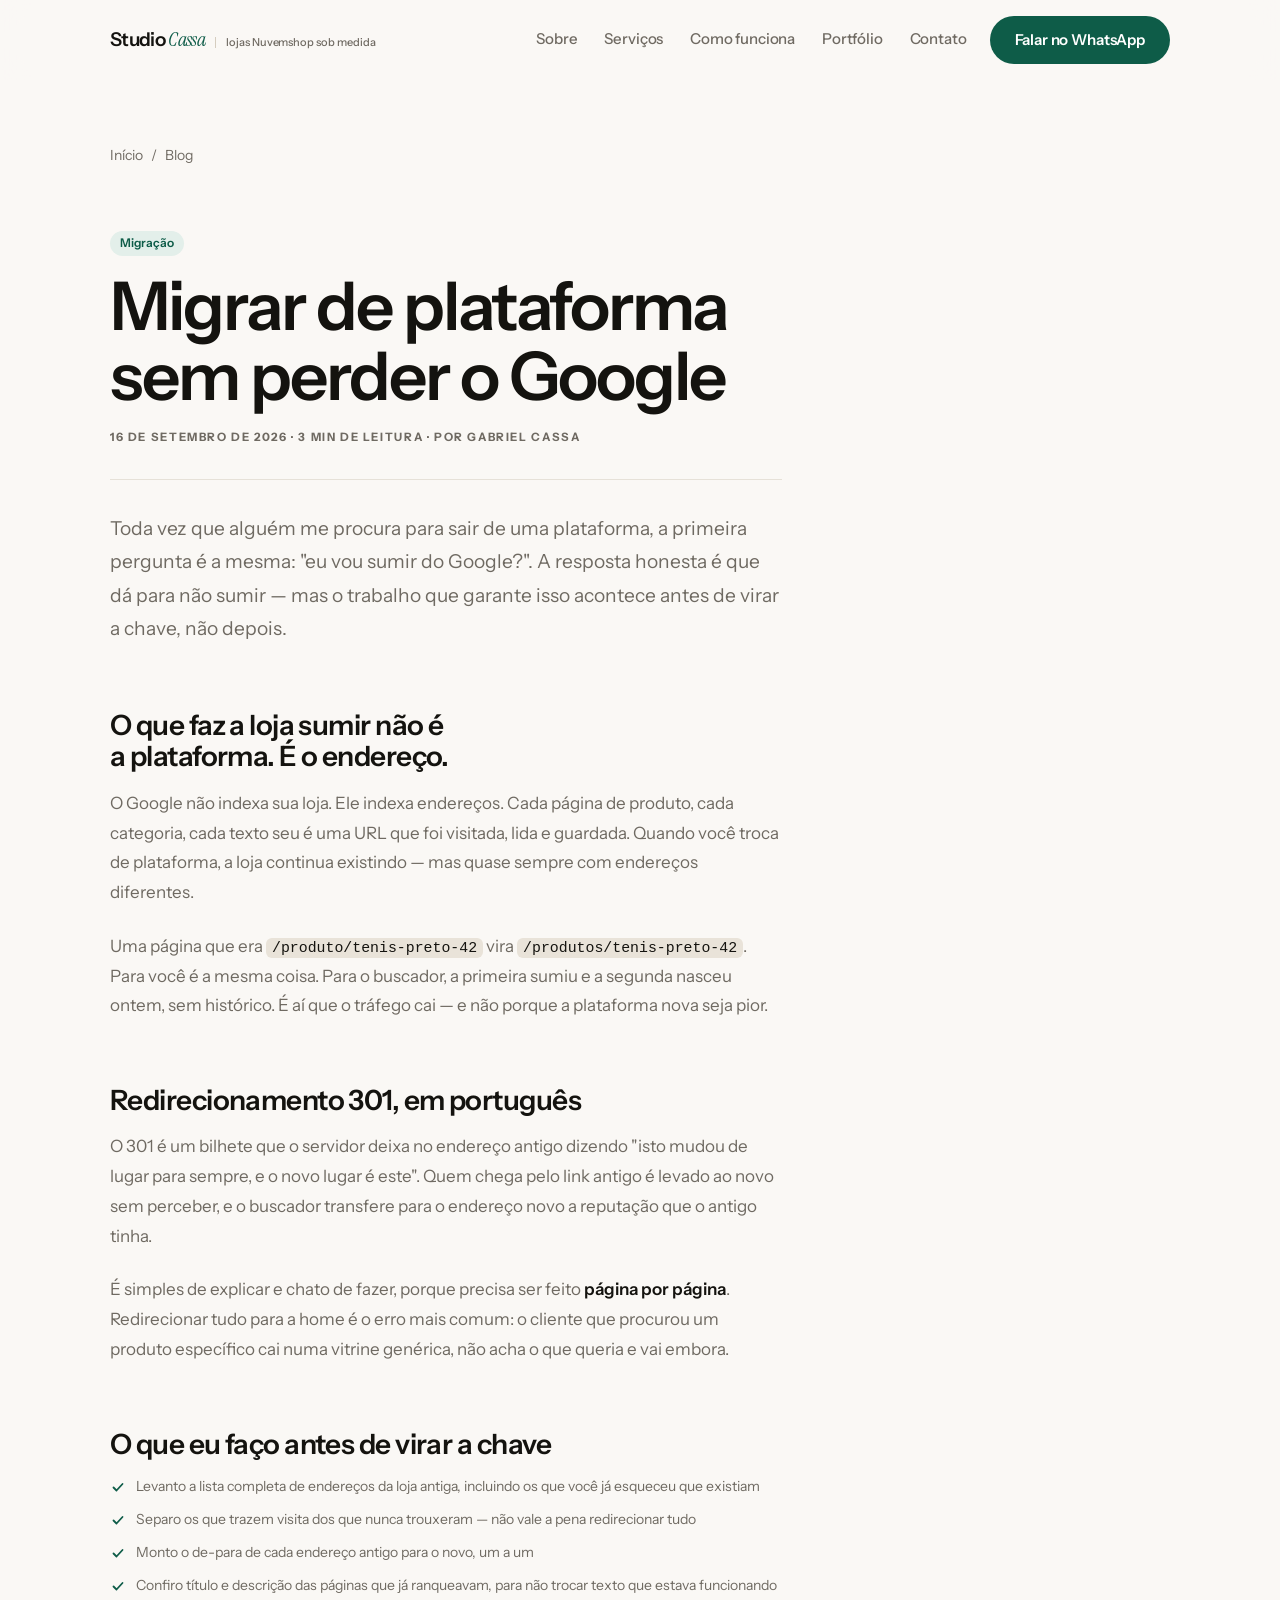
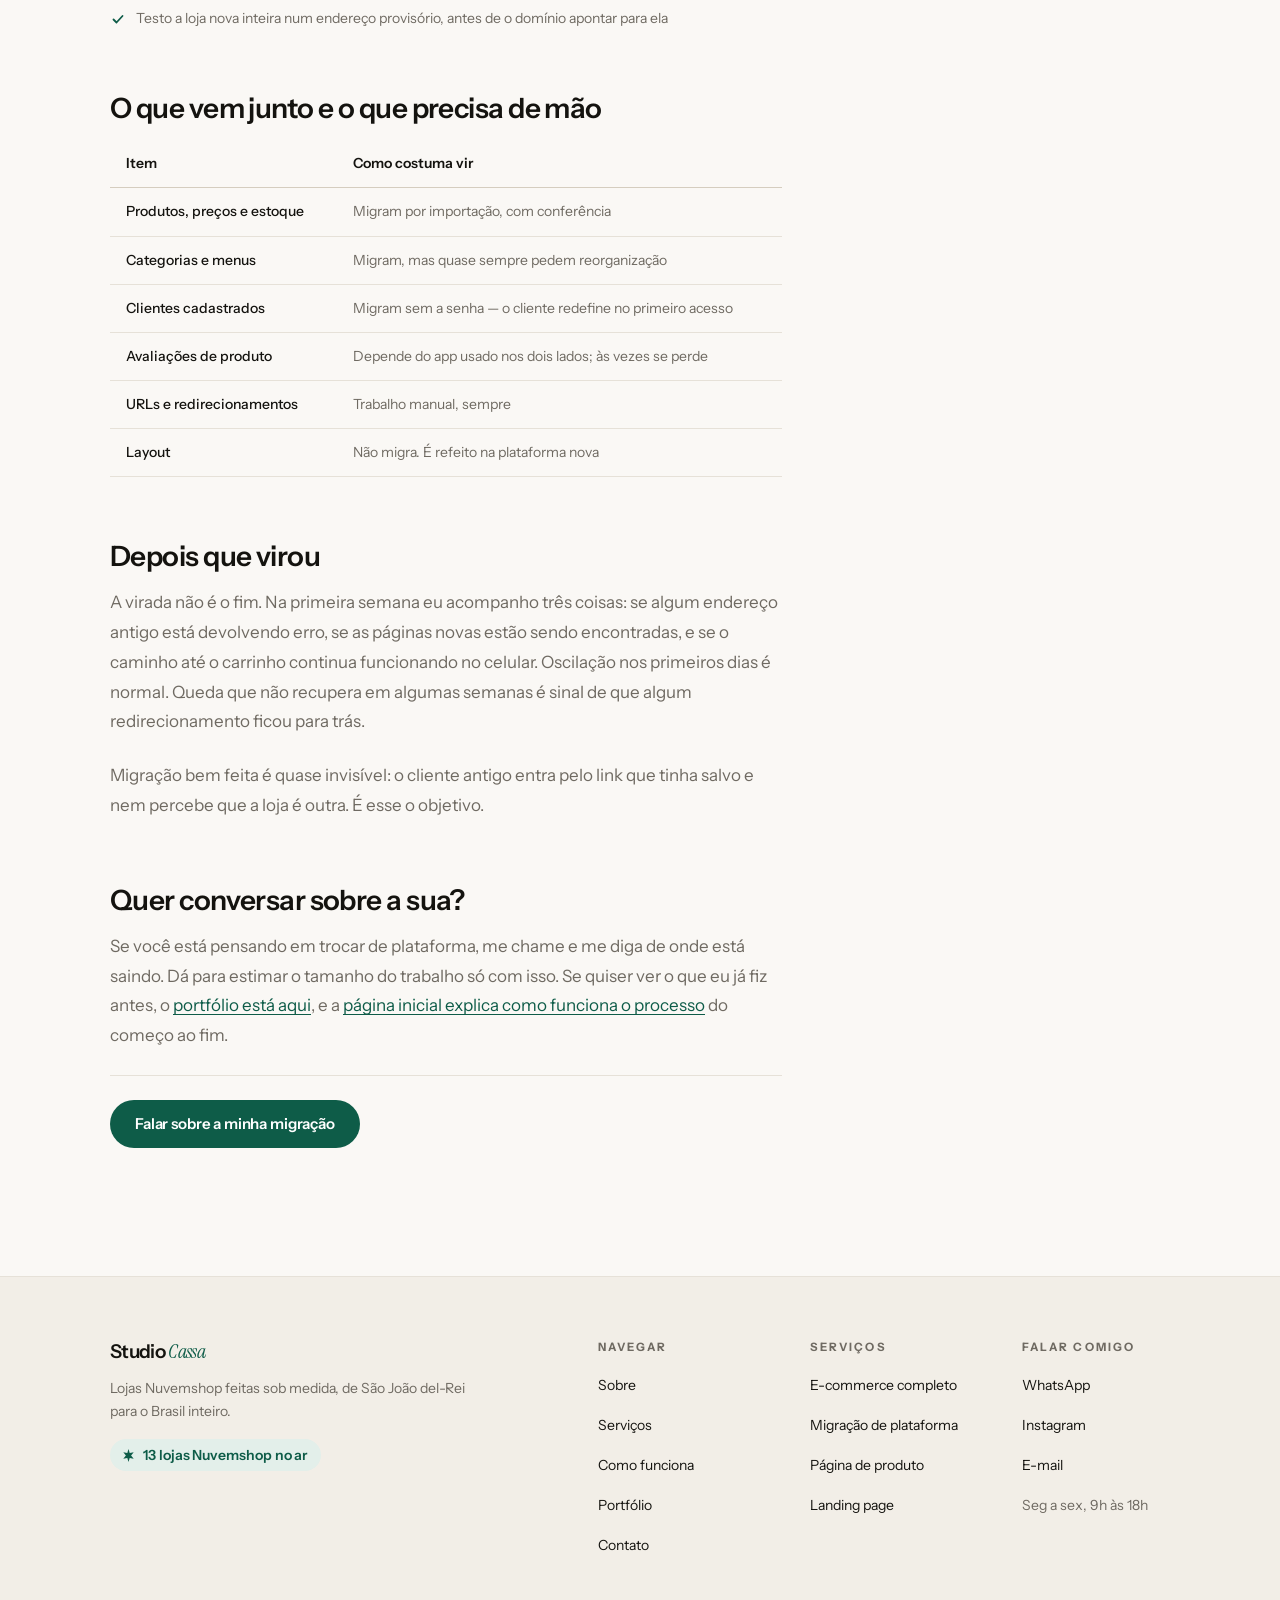
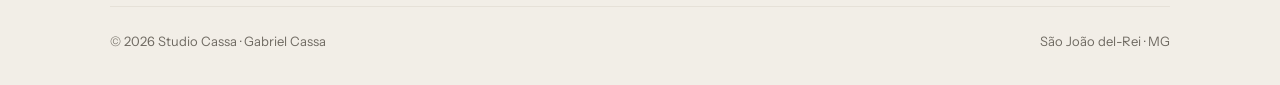
<file: blog/migrar-de-plataforma-sem-perder-o-google.html>
﻿<!DOCTYPE html>
<!-- data-base: profundidade desta página em relação à raiz. O render.js
     lê isto para montar o src de qualquer asset que venha do dados.js. -->
<html lang="pt-BR" data-base="../">
<head>
<meta charset="utf-8">
<meta name="viewport" content="width=device-width, initial-scale=1">

<title>Migrar de plataforma sem perder o Google — Studio Cassa</title>
<meta name="description" content="O medo de quem troca de plataforma é sumir da busca. Dá para não sumir: o trabalho é quase todo antes de virar a chave.">
<link rel="canonical" href="https://studiocassa.com.br/blog/migrar-de-plataforma-sem-perder-o-google.html">
<!-- BLOG DESLIGADO: apagar esta linha para publicar (ver POSTS no dados.js) -->
<meta name="robots" content="noindex, nofollow">

<meta property="og:type" content="article">
<meta property="og:locale" content="pt_BR">
<meta property="og:site_name" content="Studio Cassa">
<meta property="og:url" content="https://studiocassa.com.br/blog/migrar-de-plataforma-sem-perder-o-google.html">
<meta property="og:title" content="Migrar de plataforma sem perder o Google">
<meta property="og:description" content="O trabalho que impede a loja de sumir da busca acontece antes de virar a chave.">
<meta property="og:image" content="https://studiocassa.com.br/assets/img/og/og-image.png">
<meta property="og:image:width" content="1200">
<meta property="og:image:height" content="630">
<meta name="twitter:card" content="summary_large_image">
<meta name="twitter:title" content="Migrar de plataforma sem perder o Google">
<meta name="twitter:description" content="O trabalho que impede a loja de sumir da busca acontece antes de virar a chave.">
<meta name="twitter:image" content="https://studiocassa.com.br/assets/img/og/og-image.png">

<link rel="icon" href="../assets/favicon/favicon.svg" type="image/svg+xml">
<link rel="icon" href="../assets/favicon/favicon-32.png" sizes="32x32" type="image/png">
<link rel="apple-touch-icon" href="../assets/favicon/apple-touch-icon.png">
<meta name="theme-color" content="#FAF8F5">

<link rel="preconnect" href="https://fonts.googleapis.com">
<link rel="preconnect" href="https://fonts.gstatic.com" crossorigin>
<link rel="stylesheet" href="https://fonts.googleapis.com/css2?family=Instrument+Sans:wght@400;500;600&amp;family=Instrument+Serif:ital@1&amp;display=swap">

<link rel="stylesheet" href="../assets/css/base.css">
<link rel="stylesheet" href="../assets/css/site.css">

<script type="application/ld+json">
{
  "@context": "https://schema.org",
  "@type": "Article",
  "headline": "Migrar de plataforma sem perder o Google",
  "description": "O trabalho que impede a loja de sumir da busca acontece antes de virar a chave.",
  "datePublished": "2026-09-16",
  "dateModified": "2026-09-16",
  "inLanguage": "pt-BR",
  "author": { "@type": "Person", "name": "Gabriel Cassa" },
  "publisher": {
    "@type": "Organization",
    "name": "Studio Cassa",
    "logo": {
      "@type": "ImageObject",
      "url": "https://studiocassa.com.br/assets/favicon/apple-touch-icon.png"
    }
  },
  "image": "https://studiocassa.com.br/assets/img/og/og-image.png",
  "mainEntityOfPage": {
    "@type": "WebPage",
    "@id": "https://studiocassa.com.br/blog/migrar-de-plataforma-sem-perder-o-google.html"
  }
}
</script>

<script type="application/ld+json">
{
  "@context": "https://schema.org",
  "@type": "BreadcrumbList",
  "itemListElement": [
    { "@type": "ListItem", "position": 1, "name": "Início", "item": "https://studiocassa.com.br/" },
    { "@type": "ListItem", "position": 2, "name": "Blog", "item": "https://studiocassa.com.br/blog.html" },
    { "@type": "ListItem", "position": 3, "name": "Migrar de plataforma sem perder o Google" }
  ]
}
</script>
</head>

<body>

<a class="pular" href="#conteudo" data-i18n="nav.pular">Ir para o conteúdo</a>

<header class="nav">
  <div class="container nav__interno">

    <a class="marca" href="../index.html" aria-label="Studio Cassa — página inicial">
      <span class="marca__nome">Studio <i>Cassa</i></span>
      <span class="marca__tag" data-i18n="nav.tagline">lojas Nuvemshop sob medida</span>
    </a>

    <nav class="nav__links" aria-label="Principal">
      <a class="nav__link" href="../index.html#sobre"     data-i18n="nav.sobre">Sobre</a>
      <a class="nav__link" href="../index.html#servicos"  data-i18n="nav.servicos">Serviços</a>
      <a class="nav__link" href="../index.html#processo"  data-i18n="nav.processo">Como funciona</a>
      <a class="nav__link" href="../portfolio.html"       data-i18n="nav.portfolio">Portfólio</a>
      <a class="nav__link" href="../index.html#contato"   data-i18n="nav.contato">Contato</a>
    </nav>

    <div class="nav__idiomas" data-idiomas hidden></div>

    <a class="btn btn--marca nav__cta" data-zap="Olá, Gabriel! Vim pelo site e quero falar sobre um projeto."
       href="https://wa.me/5532999144851" data-i18n="nav.cta">Falar no WhatsApp</a>

    <button class="hamburguer" type="button" aria-expanded="false" aria-controls="menu"
            aria-label="Menu" data-i18n="nav.menuRotulo" data-i18n-attr="aria-label">
      <span></span><span></span><span></span>
    </button>

  </div>
</header>

<div class="menu" id="menu" role="dialog" aria-modal="true"
     aria-label="Menu" data-i18n="nav.menuRotulo" data-i18n-attr="aria-label">
  <div class="container">
    <nav class="menu__lista" aria-label="Menu principal">
      <a class="menu__link" href="../index.html#sobre"     data-i18n="nav.sobre">Sobre</a>
      <a class="menu__link" href="../index.html#servicos"  data-i18n="nav.servicos">Serviços</a>
      <a class="menu__link" href="../index.html#processo"  data-i18n="nav.processo">Como funciona</a>
      <a class="menu__link" href="../portfolio.html"       data-i18n="nav.portfolio">Portfólio</a>
      <a class="menu__link" href="../index.html#contato"   data-i18n="nav.contato">Contato</a>
    </nav>
    <div class="menu__pe">
      <a class="btn btn--marca" data-zap="Olá, Gabriel! Vim pelo site e quero falar sobre um projeto."
         href="https://wa.me/5532999144851" data-i18n="nav.cta">Falar no WhatsApp</a>
      <a class="menu__contato" data-insta data-insta-handle>@xpinformatica_</a>
      <a class="menu__contato" data-email data-email-texto
         href="mailto:gabriel.cassa02@outlook.com">gabriel.cassa02@outlook.com</a>
    </div>
  </div>
</div>

<main id="conteudo">

  <section class="secao pagina-topo">
    <div class="container">
      <nav class="migalhas" aria-label="Você está aqui">
        <a href="../index.html">Início</a>
        <span aria-hidden="true">/</span>
        <a href="../blog.html">Blog</a>
      </nav>
    </div>
  </section>

  <section class="secao pagina-corpo">
    <div class="container">
      <article class="artigo">

        <header class="artigo__topo">
          <span class="pastilha">Migração</span>
          <h1>Migrar de plataforma sem perder o Google</h1>
          <p class="artigo__meta">
            <time datetime="2026-09-16">16 de setembro de 2026</time> · 3 min de leitura ·
            por Gabriel Cassa
          </p>
        </header>

        <p class="lead">
          Toda vez que alguém me procura para sair de uma plataforma, a primeira
          pergunta é a mesma: "eu vou sumir do Google?". A resposta honesta é que
          dá para não sumir — mas o trabalho que garante isso acontece antes de
          virar a chave, não depois.
        </p>

        <h2>O que faz a loja sumir não é a plataforma. É o endereço.</h2>
        <p>
          O Google não indexa sua loja. Ele indexa endereços. Cada página de
          produto, cada categoria, cada texto seu é uma URL que foi visitada,
          lida e guardada. Quando você troca de plataforma, a loja continua
          existindo — mas quase sempre com endereços diferentes.
        </p>
        <p>
          Uma página que era <code>/produto/tenis-preto-42</code> vira
          <code>/produtos/tenis-preto-42</code>. Para você é a mesma coisa. Para
          o buscador, a primeira sumiu e a segunda nasceu ontem, sem histórico.
          É aí que o tráfego cai — e não porque a plataforma nova seja pior.
        </p>

        <h2>Redirecionamento 301, em português</h2>
        <p>
          O 301 é um bilhete que o servidor deixa no endereço antigo dizendo
          "isto mudou de lugar para sempre, e o novo lugar é este". Quem chega
          pelo link antigo é levado ao novo sem perceber, e o buscador transfere
          para o endereço novo a reputação que o antigo tinha.
        </p>
        <p>
          É simples de explicar e chato de fazer, porque precisa ser feito
          <strong>página por página</strong>. Redirecionar tudo para a home é o
          erro mais comum: o cliente que procurou um produto específico cai numa
          vitrine genérica, não acha o que queria e vai embora.
        </p>

        <h2>O que eu faço antes de virar a chave</h2>
        <ul class="lista-check">
          <li>Levanto a lista completa de endereços da loja antiga, incluindo os que você já esqueceu que existiam</li>
          <li>Separo os que trazem visita dos que nunca trouxeram — não vale a pena redirecionar tudo</li>
          <li>Monto o de-para de cada endereço antigo para o novo, um a um</li>
          <li>Confiro título e descrição das páginas que já ranqueavam, para não trocar texto que estava funcionando</li>
          <li>Testo a loja nova inteira num endereço provisório, antes de o domínio apontar para ela</li>
        </ul>

        <h2>O que vem junto e o que precisa de mão</h2>
        <table class="tabela">
          <thead>
            <tr><th scope="col">Item</th><th scope="col">Como costuma vir</th></tr>
          </thead>
          <tbody>
            <tr><td>Produtos, preços e estoque</td><td>Migram por importação, com conferência</td></tr>
            <tr><td>Categorias e menus</td><td>Migram, mas quase sempre pedem reorganização</td></tr>
            <tr><td>Clientes cadastrados</td><td>Migram sem a senha — o cliente redefine no primeiro acesso</td></tr>
            <tr><td>Avaliações de produto</td><td>Depende do app usado nos dois lados; às vezes se perde</td></tr>
            <tr><td>URLs e redirecionamentos</td><td>Trabalho manual, sempre</td></tr>
            <tr><td>Layout</td><td>Não migra. É refeito na plataforma nova</td></tr>
          </tbody>
        </table>

        <h2>Depois que virou</h2>
        <p>
          A virada não é o fim. Na primeira semana eu acompanho três coisas: se
          algum endereço antigo está devolvendo erro, se as páginas novas estão
          sendo encontradas, e se o caminho até o carrinho continua funcionando
          no celular. Oscilação nos primeiros dias é normal. Queda que não
          recupera em algumas semanas é sinal de que algum redirecionamento
          ficou para trás.
        </p>
        <p>
          Migração bem feita é quase invisível: o cliente antigo entra pelo link
          que tinha salvo e nem percebe que a loja é outra. É esse o objetivo.
        </p>

        <h2>Quer conversar sobre a sua?</h2>
        <p>
          Se você está pensando em trocar de plataforma, me chame e me diga de
          onde está saindo. Dá para estimar o tamanho do trabalho só com isso.
          Se quiser ver o que eu já fiz antes, o
          <a href="../portfolio.html">portfólio está aqui</a>, e a
          <a href="../index.html#processo">página inicial explica como funciona
          o processo</a> do começo ao fim.
        </p>

        <div class="modal__acoes">
          <a class="btn btn--marca"
             data-zap="Olá, Gabriel! Li o artigo sobre migração e quero falar sobre a minha loja."
             href="https://wa.me/5532999144851">Falar sobre a minha migração</a>
        </div>

      </article>
    </div>
  </section>

</main>

<footer class="rodape">
  <div class="container">
    <div class="rodape__topo">

      <div class="rodape__sobre">
        <span class="marca__nome">Studio <i>Cassa</i></span>
        <p data-i18n="rodape.sobre">
          Lojas Nuvemshop feitas sob medida, de São João del-Rei para o Brasil inteiro.
        </p>
        <!-- o conteúdo do selo (texto, estrela ou imagem, e o link) vem todo do
             objeto SELO no dados.js — aqui só se marca o lugar -->
        <p class="badge" data-selo hidden></p>
      </div>

      <div class="rodape__colunas">
        <div class="rodape__col">
          <h2 data-i18n="rodape.navegar">Navegar</h2>
          <ul>
            <li><a href="../index.html#sobre"     data-i18n="nav.sobre">Sobre</a></li>
            <li><a href="../index.html#servicos"  data-i18n="nav.servicos">Serviços</a></li>
            <li><a href="../index.html#processo"  data-i18n="nav.processo">Como funciona</a></li>
            <li><a href="../portfolio.html"       data-i18n="nav.portfolio">Portfólio</a></li>
            <li><a href="../index.html#contato"   data-i18n="nav.contato">Contato</a></li>
          </ul>
        </div>

        <div class="rodape__col">
          <h2 data-i18n="rodape.servicos">Serviços</h2>
          <ul>
            <li><a href="../index.html#servicos" data-i18n="rodape.s1">E-commerce completo</a></li>
            <li><a href="../index.html#servicos" data-i18n="rodape.s2">Migração de plataforma</a></li>
            <li><a href="../index.html#servicos" data-i18n="rodape.s3">Página de produto</a></li>
            <li><a href="../index.html#servicos" data-i18n="rodape.s4">Landing page</a></li>
          </ul>
        </div>

        <div class="rodape__col">
          <h2 data-i18n="rodape.falar">Falar comigo</h2>
          <ul>
            <li><a data-zap="Olá, Gabriel! Vim pelo site e quero falar sobre um projeto."
                   href="https://wa.me/5532999144851" data-i18n="rodape.whatsapp">WhatsApp</a></li>
            <li><a data-insta data-i18n="rodape.instagram">Instagram</a></li>
            <li><a data-email href="mailto:gabriel.cassa02@outlook.com" data-i18n="rodape.email">E-mail</a></li>
            <li><span class="rodape__horario" data-i18n="rodape.horario">Seg a sex, 9h às 18h</span></li>
          </ul>
        </div>
      </div>
    </div>

    <div class="rodape__base">
      <p>&copy; <span data-ano>2026</span> Studio Cassa · Gabriel Cassa</p>
      <p data-i18n="rodape.local">São João del-Rei · MG</p>
    </div>
  </div>
</footer>

<div class="flutuantes">
  <button class="flutuante flutuante--topo" type="button" data-topo tabindex="-1"
          aria-label="Voltar ao topo" data-i18n="flut.topo" data-i18n-attr="aria-label">
    <svg width="16" height="16" viewBox="0 0 16 16" aria-hidden="true" focusable="false">
      <path fill="none" stroke="currentColor" stroke-width="1.6" stroke-linecap="round"
            stroke-linejoin="round" d="M8 12.5v-9M4.5 7L8 3.5 11.5 7"/>
    </svg>
  </button>

  <a class="flutuante flutuante--zap" href="https://wa.me/5532999144851" tabindex="-1"
     data-zap="Olá, Gabriel! Vim pelo site e quero falar sobre um projeto."
     aria-label="Falar no WhatsApp" data-i18n="flut.whatsapp" data-i18n-attr="aria-label">
    <svg width="26" height="26" viewBox="0 0 24 24" aria-hidden="true" focusable="false">
      <path fill="currentColor" d="M12.04 2c-5.46 0-9.9 4.44-9.9 9.9 0 1.75.46 3.45 1.32 4.95L2 22l5.3-1.38a9.87 9.87 0 0 0 4.74 1.2h.01c5.46 0 9.9-4.44 9.9-9.9 0-2.64-1.03-5.13-2.9-7A9.82 9.82 0 0 0 12.04 2zm0 18.06h-.01a8.2 8.2 0 0 1-4.18-1.15l-.3-.18-3.11.82.83-3.04-.2-.31a8.2 8.2 0 0 1-1.26-4.38c0-4.54 3.7-8.23 8.24-8.23 2.2 0 4.27.86 5.82 2.42a8.18 8.18 0 0 1 2.41 5.82c0 4.54-3.69 8.23-8.24 8.23zm4.52-6.16c-.25-.12-1.47-.72-1.69-.81-.23-.08-.39-.12-.56.13-.16.24-.64.8-.78.97-.15.16-.29.18-.53.06-.25-.13-1.05-.39-1.99-1.23-.74-.66-1.23-1.47-1.38-1.72-.14-.25-.01-.38.11-.5.11-.11.25-.29.37-.43.13-.15.17-.25.25-.41.08-.17.04-.31-.02-.44-.06-.12-.56-1.34-.76-1.84-.2-.48-.41-.42-.56-.43-.14 0-.31-.01-.48-.01a.93.93 0 0 0-.67.31c-.23.25-.88.86-.88 2.1s.9 2.43 1.03 2.6c.12.16 1.77 2.71 4.3 3.8.6.26 1.07.41 1.43.53.6.19 1.15.16 1.58.1.48-.07 1.47-.6 1.68-1.19.21-.58.21-1.08.14-1.18-.06-.11-.22-.17-.47-.29z"/>
    </svg>
  </a>
</div>

<div class="modal" id="modal-projeto" role="dialog" aria-modal="true"
     aria-labelledby="modal-titulo" hidden>
  <div class="modal__painel">
    <button class="modal__x" type="button" data-modal-fechar
            aria-label="Fechar" data-i18n="modal.fechar" data-i18n-attr="aria-label">
      <svg width="18" height="18" viewBox="0 0 16 16" aria-hidden="true" focusable="false">
        <path fill="none" stroke="currentColor" stroke-width="1.6" stroke-linecap="round"
              d="M4 4l8 8M12 4l-8 8"/>
      </svg>
    </button>
    <div class="modal__corpo"></div>
  </div>
</div>

<script src="../assets/js/dados.js"></script>
<script src="../assets/js/i18n.js"></script>
<script src="../assets/js/render.js"></script>
<script src="../assets/js/site.js"></script>
</body>
</html>
</file>
<file: assets/css/base.css>
/* ==========================================================================
   base.css — Studio Cassa
   Reset, tokens, tipografia e utilitários. Nada de seção aqui: seção e
   componente moram em site.css.

   CONTRASTES CONFERIDOS (WCAG 2.1, calculados — não estimados):
     tinta      / papel        17,53:1      marca      / papel        7,50:1
     tinta      / papel-2      16,07:1      marca      / papel-2      6,87:1
     tinta      / papel-3      14,56:1      marca      / papel-3      6,23:1
     tinta      / marca-tint   15,76:1      marca      / marca-tint   6,73:1
     mid        / papel         5,06:1      branco     / marca        7,95:1
     mid        / papel-2       4,64:1      branco     / marca-esc   11,09:1
     escuro-tx  / escuro       13,31:1      branco     / tinta       18,59:1
     escuro-mid / escuro        6,64:1      erro       / papel        7,03:1
     escuro-ac  / escuro        8,93:1      branco     / erro         7,46:1

   DUAS COISAS QUE NÃO PODEM VIRAR TEXTO:
     --light sobre --papel   = 2,39:1 → só filete, ícone e separador.
     --mid   sobre --papel-3 = 4,20:1 → reprova. Texto secundário sobre
     --papel-3 usa --tinta. Está escrito aqui porque é fácil errar depois.
   ========================================================================== */

/* --------------------------------------------------------------- tokens -- */
:root{
  /* --- paleta fechada "Estúdio" ------------------------------------------ */
  --papel:       #FAF8F5;   /* fundo padrão                                  */
  --papel-2:     #F2EEE7;   /* seção alternada                               */
  --papel-3:     #E9E3D9;   /* faixas, hover de card                         */
  --tinta:       #14130F;   /* texto e CTA sólido                            */
  --mid:         #6F6A62;   /* texto secundário                              */
  --light:       #A8A29A;   /* SÓ linha e ícone decorativo — NUNCA texto     */
  --borda:       #E6E1D8;
  --borda-forte: #D5CDBF;
  --marca:       #0E5C48;   /* verde profundo                                */
  --marca-esc:   #0A4436;   /* hover do botão verde                          */
  --marca-tint:  #E3EFEA;   /* fundo de badge                                */
  --erro:        #9E2B1C;

  /* seção escura — só a prova de números e o contato final */
  --escuro:      #0F2A22;
  --escuro-tx:   #F2EFE9;
  --escuro-mid:  #9DAFA8;
  --escuro-ac:   #8FD4B8;
  --escuro-bd:   #25453A;

  /* --- tipografia -------------------------------------------------------- */
  --fonte-titulo:   "Instrument Sans", system-ui, -apple-system, "Segoe UI", sans-serif;
  --fonte-texto:    "Instrument Sans", system-ui, -apple-system, "Segoe UI", sans-serif;
  --fonte-destaque: "Instrument Serif", Georgia, "Times New Roman", serif;

  --t-h1:     clamp(2.4rem, 6vw, 4.2rem);
  --t-h2:     clamp(1.9rem, 4vw, 3rem);
  --t-h3:     clamp(1.15rem, 2vw, 1.5rem);
  --t-corpo:  1.0625rem;
  --t-lead:   clamp(1.0625rem, 1.5vw, 1.25rem);
  --t-mini:   0.875rem;
  --t-rotulo: 0.72rem;

  /* --- espaçamento (escala de 4px) --------------------------------------- */
  --s-1: 4px;  --s-2: 8px;  --s-3: 12px; --s-4: 16px;
  --s-5: 24px; --s-6: 32px; --s-7: 48px; --s-8: 64px;

  /* --- raios ------------------------------------------------------------- */
  --r-sm: 6px; --r-md: 10px; --r-lg: 16px; --r-xl: 24px; --r-pill: 999px;

  /* --- sombras (discretas: o site é de papel, não de vidro) -------------- */
  --sombra-1: 0 1px 2px rgba(20,19,15,.04), 0 2px 8px rgba(20,19,15,.04);
  --sombra-2: 0 2px 4px rgba(20,19,15,.05), 0 12px 32px rgba(20,19,15,.08);

  /* --- movimento --------------------------------------------------------- */
  --transicao: .28s ease-out;

  /* o ✓ das listas, como máscara — a cor vem do CSS, não do arquivo */
  --check: url("data:image/svg+xml,%3Csvg xmlns='http://www.w3.org/2000/svg' viewBox='0 0 16 16'%3E%3Cpath fill='none' stroke='%23000' stroke-width='1.8' stroke-linecap='round' stroke-linejoin='round' d='M3.5 8.5l3 3 6-6.5'/%3E%3C/svg%3E");

  /* --- layout ------------------------------------------------------------ */
  --container: 1180px;
  --gutter: 24px;
  --secao-y: clamp(72px, 10vw, 132px);
  --nav-h: 72px;
}

/* ---------------------------------------------------------------- reset -- */
*, *::before, *::after{ box-sizing: border-box; }

html{
  -webkit-text-size-adjust: 100%;
  scroll-behavior: smooth;
  scroll-padding-top: calc(var(--nav-h) + var(--s-5));
}

body{
  margin: 0;
  background: var(--papel);
  color: var(--tinta);
  font-family: var(--fonte-texto);
  font-size: var(--t-corpo);
  line-height: 1.65;
  font-weight: 400;
  -webkit-font-smoothing: antialiased;
  text-rendering: optimizeLegibility;
  overflow-x: hidden;
}

/* trava de rolagem do menu mobile e, depois, do modal de projeto */
body.travado{ overflow: hidden; }

h1, h2, h3, h4, p, figure, blockquote, ul, ol, dl{ margin: 0; }
ul, ol{ padding: 0; list-style: none; }

img, video, svg{ display: block; max-width: 100%; }
img, video{ height: auto; }

a{ color: inherit; text-decoration: none; }

button, input, select, textarea{ font: inherit; color: inherit; margin: 0; }
button{ background: none; border: 0; padding: 0; cursor: pointer; }

/* Foco visível obrigatório. Nunca outline:none sem substituto. */
:focus-visible{
  outline: 2px solid var(--marca);
  outline-offset: 3px;
  border-radius: var(--r-sm);
}
.secao--escura :focus-visible{ outline-color: var(--escuro-ac); }

::selection{ background: var(--marca-tint); color: var(--tinta); }

/* ----------------------------------------------------------- tipografia -- */
h1, h2, h3, h4{
  font-family: var(--fonte-titulo);
  font-weight: 600;          /* 700 fica pesado nesta família */
  line-height: 1.12;
  color: var(--tinta);
  text-wrap: balance;
}

h1{ font-size: var(--t-h1); letter-spacing: -.03em; line-height: 1.04; }
h2{ font-size: var(--t-h2); letter-spacing: -.02em; }
h3{ font-size: var(--t-h3); letter-spacing: -.01em; }

/* A assinatura do site: uma palavra por título em serifa itálica.
   1.06em porque a altura-de-x da Instrument Serif é menor que a da sans. */
em{
  font-family: var(--fonte-destaque);
  font-style: italic;
  font-weight: 400;
  font-size: 1.06em;
  letter-spacing: 0;
  color: var(--marca);
}
.secao--escura em{ color: var(--escuro-ac); }

p{ color: var(--mid); }
p strong{ color: var(--tinta); font-weight: 600; }

.lead{ font-size: var(--t-lead); line-height: 1.55; }

.rotulo{
  font-family: var(--fonte-texto);
  font-size: var(--t-rotulo);
  font-weight: 700;
  line-height: 1;
  text-transform: uppercase;
  letter-spacing: .18em;
  color: var(--mid);
}
.secao--escura .rotulo{ color: var(--escuro-mid); }

/* --------------------------------------------------------------- layout -- */
.container{
  width: 100%;
  max-width: var(--container);
  margin-inline: auto;
  padding-inline: var(--gutter);
}

.secao{ padding-block: var(--secao-y); }
.secao--papel2{ background: var(--papel-2); }
.secao--escura{ background: var(--escuro); color: var(--escuro-tx); }
.secao--escura h1,
.secao--escura h2,
.secao--escura h3{ color: var(--escuro-tx); }
.secao--escura p{ color: var(--escuro-mid); }

/* cabeçalho padrão de seção: rótulo + H2 com <em> + linha de apoio */
.cabeca{ max-width: 46rem; }
.cabeca .rotulo{ display: block; margin-bottom: var(--s-4); }
.cabeca h1 + p,
.cabeca h2 + p{ margin-top: var(--s-4); }
.cabeca--centro{ margin-inline: auto; text-align: center; }

/* -------------------------------------------------------------- botões --- */
.btn{
  display: inline-flex;
  align-items: center;
  justify-content: center;
  gap: var(--s-2);
  padding: 14px var(--s-5);
  border-radius: var(--r-pill);
  font-family: var(--fonte-texto);
  font-size: .9375rem;
  font-weight: 600;
  letter-spacing: -.01em;
  line-height: 1.2;
  border: 1px solid transparent;
  cursor: pointer;
  transition: background-color var(--transicao), color var(--transicao),
              border-color var(--transicao), transform var(--transicao);
}
.btn:active{ transform: translateY(1px); }

.btn--marca{ background: var(--marca); color: #fff; }        /* 7,95:1 */
.btn--marca:hover{ background: var(--marca-esc); }           /* 11,09:1 */

.btn--tinta{ background: var(--tinta); color: var(--papel); }
.btn--tinta:hover{ background: #000; }

.btn--linha{ background: transparent; color: var(--tinta); border-color: var(--borda-forte); }
.btn--linha:hover{ background: var(--papel-3); border-color: var(--tinta); }

.btn--claro{ background: var(--escuro-ac); color: var(--escuro); }
.btn--claro:hover{ background: #A6E0C8; }

.btn--g{ padding: 18px var(--s-6); font-size: 1.0625rem; }

/* link sublinhado — o CTA secundário do site inteiro */
.link-sub{
  display: inline-flex;
  align-items: center;
  gap: var(--s-2);
  font-weight: 600;
  font-size: .9375rem;
  color: var(--tinta);
  padding-block: 2px;
  border-bottom: 1px solid var(--borda-forte);
  transition: color var(--transicao), border-color var(--transicao);
}
.link-sub:hover{ color: var(--marca); border-color: var(--marca); }
.secao--escura .link-sub{ color: var(--escuro-tx); border-color: var(--escuro-bd); }
.secao--escura .link-sub:hover{ color: var(--escuro-ac); border-color: var(--escuro-ac); }

.seta{ flex: none; transition: transform var(--transicao); }
.btn:hover .seta,
.link-sub:hover .seta{ transform: translateX(3px); }

/* --------------------------------------------------------------- badge --- */
.badge{
  display: inline-flex;
  align-items: center;
  gap: var(--s-2);
  padding: 7px 14px 7px 12px;
  border-radius: var(--r-pill);
  background: var(--marca-tint);
  color: var(--marca);                /* 6,73:1 */
  font-size: .8125rem;
  font-weight: 600;
  letter-spacing: -.005em;
  line-height: 1.3;
}
.badge__estrela{ flex: none; }
.secao--escura .badge{
  background: rgba(143,212,184,.12);
  color: var(--escuro-ac);
  border: 1px solid var(--escuro-bd);
}

/* ---------------------------------------------------------- utilitários --
   Estes são os blocos que as seções reaproveitam. Antes de escrever CSS novo
   para uma seção, veja se não é um destes com um modificador. */

/* grade de 2 colunas: empilha no celular, lado a lado a partir de 960px */
.grade-2{
  display: grid;
  grid-template-columns: minmax(0, 1fr);
  gap: var(--s-7);
  align-items: start;
}

/* grade de cards que se acomoda sozinha */
.cards{
  display: grid;
  grid-template-columns: minmax(0, 1fr);
  gap: var(--s-5);
  margin-top: var(--s-8);
}

/* card padrão: borda de 1px, sem sombra, sobe 4px no hover */
.card{
  display: flex;
  flex-direction: column;
  gap: var(--s-3);
  align-items: flex-start;
  padding: var(--s-6);
  border: 1px solid var(--borda);
  border-radius: var(--r-lg);
  background: var(--papel);
  transition: transform var(--transicao), border-color var(--transicao);
}
.card:hover{ transform: translateY(-4px); border-color: var(--borda-forte); }
.secao--papel2 .card{ background: var(--papel); }

/* Lista com ✓ — o ícone é o único lugar de marca dentro do card.
   O check é pseudo-elemento, e não SVG no HTML: assim a lista fica igual
   quer venha do dados.js, quer esteja escrita direto numa página. */
.lista-check{ display: flex; flex-direction: column; gap: var(--s-3); }
.lista-check li{
  position: relative;
  padding-left: 26px;
  font-size: var(--t-mini);
  line-height: 1.5;
  color: var(--mid);
}
.lista-check li::before{
  content: "";
  position: absolute;
  left: 0;
  top: 3px;
  width: 16px;
  height: 16px;
  background: var(--marca);
  -webkit-mask: var(--check) center / 16px 16px no-repeat;
          mask: var(--check) center / 16px 16px no-repeat;
}

@media (min-width: 760px){
  .cards--3{ grid-template-columns: repeat(3, minmax(0, 1fr)); }
  .cards--2{ grid-template-columns: repeat(2, minmax(0, 1fr)); }
}
@media (min-width: 960px){
  .grade-2{ grid-template-columns: minmax(0, 1fr) minmax(0, 1fr); gap: var(--s-8); }
}

.filete{ border: 0; border-top: 1px solid var(--borda); margin: 0; }
.secao--escura .filete{ border-color: var(--escuro-bd); }

.so-leitor{
  position: absolute !important;
  width: 1px; height: 1px;
  padding: 0; margin: -1px;
  overflow: hidden;
  clip: rect(0 0 0 0);
  clip-path: inset(50%);
  white-space: nowrap;
  border: 0;
}

/* pular para o conteúdo — primeiro foco de toda página */
.pular{
  position: absolute;
  top: var(--s-3);
  left: var(--s-3);
  z-index: 200;
  padding: 12px var(--s-5);
  border-radius: var(--r-pill);
  background: var(--tinta);
  color: var(--papel);
  font-size: .875rem;
  font-weight: 600;
  transform: translateY(-200%);
  transition: transform var(--transicao);
}
.pular:focus-visible{ transform: translateY(0); }

[hidden]{ display: none !important; }

/* ----------------------------------------------------------- movimento --- */
/* Entrada padrão: 18px para cima + opacidade, escalonada por data-atraso. */
.rv{
  opacity: 0;
  transform: translateY(18px);
  transition: opacity .55s ease-out, transform .55s ease-out;
  transition-delay: var(--atraso, 0ms);
}
.rv.in{ opacity: 1; transform: none; }

@media (prefers-reduced-motion: reduce){
  html{ scroll-behavior: auto; }
  *, *::before, *::after{
    animation: none !important;
    transition: none !important;
    scroll-behavior: auto !important;
  }
  .rv{ opacity: 1; transform: none; }
}
</file>
<file: assets/css/site.css>
/* ==========================================================================
   site.css — Studio Cassa
   Seções e componentes. Os tokens estão em base.css e não se repetem aqui.
   Mobile-first. Dois breakpoints só: 760px e 960px.
   ========================================================================== */

/* ==========================================================================
   NAV
   ========================================================================== */
.nav{
  position: fixed;
  inset: 0 0 auto 0;
  z-index: 100;
  height: var(--nav-h);
  display: flex;
  align-items: center;
  background: rgba(250,248,245,.78);
  -webkit-backdrop-filter: blur(14px);
  backdrop-filter: blur(14px);
  border-bottom: 1px solid transparent;
  transition: border-color var(--transicao), box-shadow var(--transicao),
              background-color var(--transicao);
}
/* ao rolar > 40px ganha borda e sombra sutil */
.nav.rolou{
  background: rgba(250,248,245,.92);
  border-bottom-color: var(--borda);
  box-shadow: var(--sombra-1);
}

.nav__interno{
  display: flex;
  align-items: center;
  /* fluido: entre 960 e ~1100px a nav fica apertada e "Como funciona"
     quebrava em duas linhas */
  gap: clamp(12px, 1.8vw, 24px);
  width: 100%;
}

/* --- wordmark ------------------------------------------------------------ */
.marca{
  display: flex;
  align-items: baseline;
  gap: 10px;
  flex: none;
  margin-right: auto;
}
.marca__nome{
  font-family: var(--fonte-titulo);
  font-size: 1.125rem;
  font-weight: 600;
  letter-spacing: -.035em;
  color: var(--tinta);
  line-height: 1;
  white-space: nowrap;
}
.marca__nome i{
  font-family: var(--fonte-destaque);
  font-style: italic;
  font-weight: 400;
  font-size: 1.06em;
  color: var(--marca);
}
.marca__tag{
  font-size: .6875rem;
  font-weight: 500;
  color: var(--mid);
  letter-spacing: -.005em;
  line-height: 1;
  white-space: nowrap;
  padding-left: 10px;
  border-left: 1px solid var(--borda-forte);
}

/* --- links --------------------------------------------------------------- */
.nav__links{
  display: none;
  align-items: center;
  gap: clamp(14px, 2.1vw, 32px);
}
.nav__link{
  position: relative;
  white-space: nowrap;
  font-size: .9375rem;
  font-weight: 500;
  color: var(--mid);
  letter-spacing: -.01em;
  padding-block: 6px;
  transition: color var(--transicao);
}
.nav__link::after{
  content: "";
  position: absolute;
  left: 0; right: 0; bottom: 0;
  height: 1px;
  background: var(--marca);
  transform: scaleX(0);
  transform-origin: left;
  transition: transform var(--transicao);
}
.nav__link:hover{ color: var(--marca); }
.nav__link:hover::after{ transform: scaleX(1); }

.nav__cta{ display: none; flex: none; }

/* --- seletor de idioma ---------------------------------------------------
   Só é impresso quando IDIOMAS_ATIVOS tem mais de um idioma. Hoje, nunca. */
.nav__idiomas{ display: flex; gap: 2px; flex: none; }
.nav__idiomas button{
  padding: 5px 9px;
  border-radius: var(--r-sm);
  font-size: .75rem;
  font-weight: 600;
  letter-spacing: .04em;
  color: var(--mid);
  transition: color var(--transicao), background-color var(--transicao);
}
.nav__idiomas button:hover{ color: var(--tinta); background: var(--papel-3); }
.nav__idiomas button[aria-pressed="true"]{ color: var(--tinta); background: var(--papel-3); }

/* --- hambúrguer ---------------------------------------------------------- */
.hamburguer{
  display: flex;
  flex-direction: column;
  justify-content: center;
  gap: 5px;
  width: 44px;
  height: 44px;
  align-items: center;
  flex: none;
  margin-right: -10px;
  border-radius: var(--r-sm);
}
.hamburguer span{
  display: block;
  width: 20px;
  height: 1.5px;
  background: var(--tinta);
  border-radius: 2px;
  transition: transform var(--transicao), opacity var(--transicao);
}
.hamburguer[aria-expanded="true"] span:nth-child(1){ transform: translateY(6.5px) rotate(45deg); }
.hamburguer[aria-expanded="true"] span:nth-child(2){ opacity: 0; }
.hamburguer[aria-expanded="true"] span:nth-child(3){ transform: translateY(-6.5px) rotate(-45deg); }

/* --- menu mobile em tela cheia ------------------------------------------- */
.menu{
  position: fixed;
  inset: 0;
  z-index: 99;
  display: flex;
  flex-direction: column;
  justify-content: center;
  background: var(--papel);
  padding: calc(var(--nav-h) + var(--s-6)) var(--gutter) var(--s-8);
  opacity: 0;
  visibility: hidden;
  transform: translateY(-8px);
  /* A visibilidade troca com ATRASO ao fechar e na HORA ao abrir. Sem isto
     ela só vira 'visible' no fim da transição, e um elemento ainda
     visibility:hidden não aceita foco — o primeiro link do menu não recebia
     o foco ao abrir. */
  transition: opacity var(--transicao), transform var(--transicao),
              visibility 0s linear .28s;
}
.menu.aberto{
  opacity: 1;
  visibility: visible;
  transform: none;
  transition: opacity var(--transicao), transform var(--transicao),
              visibility 0s linear 0s;
}

.menu__lista{ display: flex; flex-direction: column; gap: var(--s-2); }
.menu__link{
  font-family: var(--fonte-titulo);
  font-size: clamp(1.75rem, 8vw, 2.25rem);
  font-weight: 600;
  letter-spacing: -.03em;
  color: var(--tinta);
  padding-block: var(--s-2);
  transition: color var(--transicao), transform var(--transicao);
}
.menu__link:hover{ color: var(--marca); transform: translateX(4px); }

.menu__pe{
  margin-top: var(--s-8);
  padding-top: var(--s-6);
  border-top: 1px solid var(--borda);
  display: flex;
  flex-direction: column;
  gap: var(--s-4);
  align-items: flex-start;
}
.menu__contato{
  font-size: .9375rem;
  color: var(--mid);
  transition: color var(--transicao);
}
.menu__contato:hover{ color: var(--marca); }

/* ==========================================================================
   HERO
   ========================================================================== */
.hero{
  position: relative;
  padding-top: calc(var(--nav-h) + clamp(56px, 11vw, 104px));
  padding-bottom: clamp(56px, 8vw, 88px);
  overflow: hidden;
  isolation: isolate;
}
/* clarão de marca bem baixo — dá profundidade sem virar gradiente de 2010 */
.hero::before{
  content: "";
  position: absolute;
  z-index: -1;
  top: -22%;
  left: 50%;
  width: min(1100px, 130%);
  aspect-ratio: 1;
  transform: translateX(-50%);
  background: radial-gradient(circle at 50% 45%,
              rgba(14,92,72,.07) 0%,
              rgba(14,92,72,.03) 38%,
              rgba(14,92,72,0) 66%);
  pointer-events: none;
}

.hero__interno{
  display: flex;
  flex-direction: column;
  align-items: center;
  text-align: center;
  gap: var(--s-5);
}

.hero h1{ max-width: 16ch; }
.hero__texto{
  max-width: 54ch;
  font-size: var(--t-lead);
  line-height: 1.55;
}

.hero__ctas{
  display: flex;
  flex-wrap: wrap;
  justify-content: center;
  align-items: center;
  gap: var(--s-5);
  margin-top: var(--s-2);
}

/* --- faixa de logos ------------------------------------------------------ */
.confianca{
  width: 100%;
  margin-top: var(--s-8);
  padding-top: var(--s-6);
  border-top: 1px solid var(--borda);
}
.confianca .rotulo{ display: block; margin-bottom: var(--s-5); }
.confianca__logos{
  display: flex;
  flex-wrap: wrap;
  justify-content: center;
  align-items: center;
  gap: clamp(var(--s-5), 4vw, var(--s-8));
}
.confianca__logos img{
  height: 30px;
  width: auto;
  filter: grayscale(1);
  opacity: .55;
  transition: filter var(--transicao), opacity var(--transicao);
}
.confianca__logos img:hover{ filter: none; opacity: 1; }

/* --- barra de 3 números --------------------------------------------------
   No celular a barra empilha: três colunas de 98px espremem rótulos longos
   como "páginas de produto exclusivas para best sellers" em cinco linhas.
   Empilhado, o separador vira horizontal e o número fica ao lado do rótulo. */
.numeros-barra{
  display: grid;
  grid-template-columns: minmax(0, 1fr);
  width: 100%;
  max-width: 760px;
  margin-top: var(--s-7);
  border-top: 1px solid var(--borda);
}
.numeros-barra__item{
  display: flex;
  align-items: baseline;
  gap: var(--s-4);
  padding-block: var(--s-4);
  border-bottom: 1px solid var(--borda);
}

.numeros-barra__n{
  font-family: var(--fonte-titulo);
  font-size: clamp(1.75rem, 4.5vw, 2.5rem);
  font-weight: 600;
  line-height: 1;
  letter-spacing: -.035em;
  color: var(--tinta);
  flex: none;
  min-width: 2.6ch;
  text-align: right;
}
.numeros-barra__r{
  font-size: var(--t-mini);
  line-height: 1.35;
  color: var(--mid);
  text-align: left;
}

/* ==========================================================================
   RODAPÉ
   ========================================================================== */
.rodape{
  background: var(--papel-2);
  border-top: 1px solid var(--borda);
  padding-block: var(--s-8) var(--s-6);
}
.rodape__topo{
  display: flex;
  flex-direction: column;
  gap: var(--s-7);
  padding-bottom: var(--s-7);
  border-bottom: 1px solid var(--borda);
}
.rodape__sobre{ max-width: 34ch; display: flex; flex-direction: column; gap: var(--s-4); align-items: flex-start; }
.rodape__sobre p{ font-size: var(--t-mini); }

.rodape__colunas{
  display: grid;
  grid-template-columns: repeat(2, minmax(0, 1fr));
  gap: var(--s-7) var(--s-5);
  min-width: 0;          /* sem isto ele não encolhe como filho flex */
}
.rodape__col h2{
  font-size: var(--t-rotulo);
  font-weight: 700;
  text-transform: uppercase;
  letter-spacing: .18em;
  color: var(--mid);
  margin-bottom: var(--s-4);
}
.rodape__col ul{ display: flex; flex-direction: column; gap: var(--s-3); }
.rodape__col a{
  font-size: var(--t-mini);
  color: var(--tinta);
  transition: color var(--transicao);
  /* rede de segurança para palavra longa sem espaço (e-mail, domínio):
     break-word só quebra quando de fato não cabe, e não encolhe a coluna. */
  overflow-wrap: break-word;
}
.rodape__col a:hover{ color: var(--marca); }

.rodape__base{
  display: flex;
  flex-wrap: wrap;
  gap: var(--s-3) var(--s-5);
  align-items: center;
  justify-content: space-between;
  padding-top: var(--s-5);
}
.rodape__base p{ font-size: .8125rem; }

/* ==========================================================================
   FLUTUANTES
   ========================================================================== */
.flutuantes{
  position: fixed;
  right: var(--s-5);
  bottom: var(--s-5);
  z-index: 90;
  display: flex;
  flex-direction: column;
  align-items: center;
  gap: var(--s-3);
}

.flutuante{
  display: flex;
  align-items: center;
  justify-content: center;
  border-radius: 50%;
  box-shadow: var(--sombra-2);
  opacity: 0;
  visibility: hidden;
  transform: translateY(12px) scale(.9);
  transition: opacity var(--transicao), transform var(--transicao),
              visibility var(--transicao), background-color var(--transicao);
}
.flutuante.mostra{ opacity: 1; visibility: visible; transform: none; }

.flutuante--zap{
  width: 56px; height: 56px;
  background: var(--marca);
  color: #fff;
}
.flutuante--zap:hover{ background: var(--marca-esc); }

.flutuante--topo{
  width: 40px; height: 40px;
  background: var(--papel);
  color: var(--tinta);
  border: 1px solid var(--borda-forte);
}
.flutuante--topo:hover{ background: var(--papel-3); }

/* ==========================================================================
   BREAKPOINT 760px
   ========================================================================== */
@media (min-width: 760px){
  /* as três colunas cabem, mas ainda em cima da largura toda — o bloco
     "sobre" só vai para o lado a 960px, senão o rodapé estoura. */
  .rodape__colunas{ grid-template-columns: repeat(3, minmax(0, 1fr)); gap: var(--s-7); }

  /* a partir daqui cabe a barra de verdade: 3 colunas e filete vertical */
  .numeros-barra{
    grid-template-columns: repeat(3, minmax(0, 1fr));
    padding-top: var(--s-6);
  }
  .numeros-barra__item{
    flex-direction: column;
    align-items: center;
    gap: var(--s-2);
    padding: 0 var(--s-4);
    border-bottom: 0;
  }
  .numeros-barra__item + .numeros-barra__item{ border-left: 1px solid var(--borda); }
  .numeros-barra__n{ min-width: 0; text-align: center; }
  .numeros-barra__r{ text-align: center; max-width: 20ch; text-wrap: balance; }
}

/* ==========================================================================
   BREAKPOINT 960px — aqui o menu vira horizontal
   ========================================================================== */
@media (min-width: 960px){
  :root{ --gutter: 60px; --nav-h: 80px; }

  .nav__links{ display: flex; }
  .nav__cta{ display: inline-flex; }
  .hamburguer{ display: none; }
  .menu{ display: none; }

  .marca__nome{ font-size: 1.1875rem; }

  .hero h1{ max-width: 18ch; }

  .rodape__topo{ flex-direction: row; justify-content: space-between; gap: var(--s-8); }
  .rodape__colunas{ gap: var(--s-8); }
}

/* horário de atendimento no rodapé — informação, não link */
.rodape__horario{ font-size: var(--t-mini); color: var(--mid); }

/* ==========================================================================
   3. SOBRE
   ========================================================================== */
.sobre__grade{
  display: grid;
  grid-template-columns: minmax(0, 1fr);
  gap: var(--s-7);
  align-items: start;
}
.sobre__texto{ display: flex; flex-direction: column; align-items: flex-start; gap: var(--s-4); }
.sobre__botoes{
  display: flex;
  flex-wrap: wrap;
  align-items: center;
  gap: var(--s-5);
  margin-top: var(--s-2);
}
.sobre .numeros-barra{ margin-top: var(--s-6); }

/* composição gráfica no lugar da foto — sai no dia em que a foto entrar */
.selo-grafico{
  display: flex;
  flex-direction: column;
  justify-content: center;
  align-items: center;
  gap: var(--s-4);
  aspect-ratio: 4 / 5;
  text-align: center;
  padding: var(--s-7);
  border: 1px solid var(--borda-forte);
  border-radius: var(--r-xl);
  background:
    radial-gradient(circle at 50% 30%, rgba(14,92,72,.06), transparent 62%),
    var(--papel-2);
}
.selo-grafico__marca{
  font-family: var(--fonte-titulo);
  font-size: clamp(1.5rem, 3.4vw, 2rem);
  font-weight: 600;
  letter-spacing: -.035em;
  color: var(--tinta);
  line-height: 1;
}
.selo-grafico__marca i{
  font-family: var(--fonte-destaque);
  font-style: italic;
  font-weight: 400;
  font-size: 1.06em;
  color: var(--marca);
}
.selo-grafico__linha{ width: 40px; height: 1px; background: var(--light); }
.selo-grafico__tag{
  font-family: var(--fonte-destaque);
  font-style: italic;
  font-size: 1.125rem;
  line-height: 1.4;
  color: var(--mid);
}
.selo-grafico__pe{
  font-size: var(--t-rotulo);
  font-weight: 700;
  text-transform: uppercase;
  letter-spacing: .18em;
  line-height: 1.8;
  color: var(--mid);
}

/* ==========================================================================
   4. MARQUEE
   ========================================================================== */
.marquee{
  overflow: hidden;
  padding-block: var(--s-5);
  background: var(--papel-3);
  border-block: 1px solid var(--borda);
  -webkit-mask-image: linear-gradient(90deg, transparent, #000 12%, #000 88%, transparent);
          mask-image: linear-gradient(90deg, transparent, #000 12%, #000 88%, transparent);
}
.marquee__trilho{
  display: flex;
  width: max-content;
  animation: correr 38s linear infinite;
}
.marquee:hover .marquee__trilho{ animation-play-state: paused; }

.marquee__lista{ display: flex; align-items: center; flex: none; }
.marquee__lista li{
  display: flex;
  align-items: center;
  gap: clamp(var(--s-5), 3vw, var(--s-7));
  padding-inline: clamp(var(--s-3), 1.5vw, var(--s-5));
  /* texto sobre --papel-3 vai em --tinta: --mid daria 4,20:1 e reprova */
  color: var(--tinta);
  font-size: .9375rem;
  font-weight: 500;
  letter-spacing: -.01em;
  white-space: nowrap;
}
/* o ✦ é decorativo, por isso pode ser --light */
.marquee__lista li::after{ content: "\2726"; color: var(--light); font-size: .75rem; }

@keyframes correr{
  from{ transform: translateX(0); }
  to  { transform: translateX(-50%); }
}
@media (prefers-reduced-motion: reduce){
  .marquee{ display: none; }
}

/* ==========================================================================
   6. A PLATAFORMA
   ========================================================================== */
.razoes{
  display: grid;
  grid-template-columns: minmax(0, 1fr);
  gap: var(--s-6);
  margin-top: var(--s-8);
}
.razao{ padding-top: var(--s-5); border-top: 2px solid var(--tinta); }
.razao h3{ margin-bottom: var(--s-3); }

/* ==========================================================================
   7. RESULTADO REAL — pronto para quando o bloco do HTML for descomentado
   ========================================================================== */
.resultado__grade{
  display: grid;
  grid-template-columns: minmax(0, 1fr);
  gap: var(--s-8);
  align-items: center;
}
.celular{
  position: relative;
  width: 290px;
  margin-inline: auto;
  padding: 10px;
  border-radius: 42px;
  background: var(--tinta);
  box-shadow: var(--sombra-2);
}
.celular__notch{
  position: absolute;
  top: 18px; left: 50%;
  width: 96px; height: 22px;
  transform: translateX(-50%);
  border-radius: var(--r-pill);
  background: var(--tinta);
  z-index: 2;
}
.celular__tela{
  display: block;
  width: 100%;
  aspect-ratio: 9 / 19.5;
  object-fit: cover;
  border-radius: 32px;
  background: var(--papel-3);
}

/* ==========================================================================
   8. PROVA DE NÚMEROS
   ========================================================================== */
.relatorio{
  display: grid;
  grid-template-columns: minmax(0, 1fr);
  margin-top: var(--s-8);
  border: 1px solid var(--escuro-bd);
  border-radius: var(--r-lg);
  overflow: hidden;
}
.relatorio__item{
  display: flex;
  flex-direction: column;
  gap: var(--s-2);
  padding: var(--s-6);
}
.relatorio__item + .relatorio__item{ border-top: 1px solid var(--escuro-bd); }

.relatorio__n{
  font-family: var(--fonte-titulo);
  font-size: clamp(2.5rem, 6vw, 3.5rem);
  font-weight: 600;
  line-height: 1;
  letter-spacing: -.04em;
  color: var(--escuro-ac);            /* 8,93:1 no --escuro */
  font-variant-numeric: tabular-nums;
}
.relatorio__r{
  font-size: var(--t-mini);
  line-height: 1.4;
  color: var(--escuro-mid);           /* 6,64:1 no --escuro */
}

.relatorio__pe{
  display: flex;
  flex-wrap: wrap;
  align-items: center;
  justify-content: center;
  gap: var(--s-3) var(--s-5);
  margin-top: var(--s-6);
}
.relatorio__data{
  font-size: var(--t-rotulo);
  font-weight: 700;
  text-transform: uppercase;
  letter-spacing: .18em;
  color: var(--escuro-mid);
}

/* ==========================================================================
   9. SERVIÇOS (abas)
   ========================================================================== */
.abas__tira{
  display: flex;
  flex-wrap: wrap;
  justify-content: center;
  gap: var(--s-2);
  width: fit-content;
  max-width: 100%;
  margin: var(--s-7) auto 0;
  padding: var(--s-1);
  border: 1px solid var(--borda);
  border-radius: var(--r-pill);
}
.aba{
  padding: 10px var(--s-5);
  border-radius: var(--r-pill);
  font-size: .9375rem;
  font-weight: 600;
  letter-spacing: -.01em;
  color: var(--mid);
  white-space: nowrap;
  transition: color var(--transicao), background-color var(--transicao);
}
.aba:hover{ color: var(--tinta); }
.aba[aria-selected="true"]{ background: var(--tinta); color: var(--papel); }

.servico{
  display: flex;
  flex-direction: column;
  align-items: flex-start;
  gap: var(--s-4);
  padding: var(--s-6);
  border: 1px solid var(--borda);
  border-radius: var(--r-lg);
  background: var(--papel);
  transition: border-color var(--transicao);
}
.servico:hover{ border-color: var(--borda-forte); }
.servico__dor{
  font-family: var(--fonte-destaque);
  font-style: italic;
  font-size: 1.125rem;
  line-height: 1.4;
  color: var(--tinta);
}
.servico .lista-check{ flex: 1; }
.servico__orcamento{
  width: 100%;
  font-size: var(--t-rotulo);
  font-weight: 700;
  text-transform: uppercase;
  letter-spacing: .14em;
  color: var(--mid);
  padding-top: var(--s-4);
  border-top: 1px solid var(--borda);
}
.servico .btn{ width: 100%; }

/* ==========================================================================
   10. COMO FUNCIONA (timeline)
   ========================================================================== */
.linha-tempo{ display: flex; flex-direction: column; margin-top: var(--s-8); }
.passo{
  position: relative;
  display: flex;
  gap: var(--s-5);
  padding-bottom: var(--s-7);
}
.passo:last-child{ padding-bottom: 0; }

/* a linha que conecta um passo ao próximo */
.passo::before{
  content: "";
  position: absolute;
  left: 21px;
  top: 34px;
  bottom: 6px;
  width: 1px;
  background: var(--borda-forte);
}
.passo:last-child::before{ display: none; }

.passo__n{
  flex: none;
  width: 42px;
  font-family: var(--fonte-titulo);
  font-size: 1.75rem;
  font-weight: 600;
  line-height: 1;
  letter-spacing: -.04em;
  /* número vazado: é decoração, por isso pode ser claro */
  color: transparent;
  -webkit-text-stroke: 1px var(--borda-forte);
}
.passo__txt h3{ margin-bottom: var(--s-2); }

/* ==========================================================================
   BREAKPOINTS DA FASE 2
   ========================================================================== */
@media (min-width: 760px){
  .razoes{ grid-template-columns: repeat(3, minmax(0, 1fr)); }

  .relatorio{ grid-template-columns: repeat(2, minmax(0, 1fr)); }
  .relatorio__item + .relatorio__item{ border-top: 0; }
  .relatorio__item:nth-child(even){ border-left: 1px solid var(--escuro-bd); }
  .relatorio__item:nth-child(n+3){ border-top: 1px solid var(--escuro-bd); }
}

@media (min-width: 960px){
  .sobre__grade{ grid-template-columns: 360px minmax(0, 1fr); gap: var(--s-8); }
  .resultado__grade{ grid-template-columns: minmax(0, 1fr) auto; }

  .relatorio{ grid-template-columns: repeat(4, minmax(0, 1fr)); }
  .relatorio__item:nth-child(n+3){ border-top: 0; }
  .relatorio__item + .relatorio__item{ border-left: 1px solid var(--escuro-bd); }
}

/* O painel de aba se estreita quando tem poucos cards, para o card manter
   mais ou menos a mesma largura em todas as abas (hoje são 2, 2 e 1). */
/* Painel de aba e grade de depoimentos se estreitam quando têm poucos cards,
   para o card manter mais ou menos a mesma largura em todo o site. */
.abas__painel.cards--1,
[data-depoimentos] .cards--1{ max-width: 420px; margin-inline: auto; }
.abas__painel.cards--2,
[data-depoimentos] .cards--2{ max-width: 820px; margin-inline: auto; }

/* ==========================================================================
   SERVIÇO EM DESTAQUE — o rótulo "Meu carro-chefe" vem do dados.js.
   Mesmo peso visual que um "mais popular" teria, sem afirmar nada sobre
   demanda: é declaração de posicionamento, não de mercado.
   ========================================================================== */
.servico--destaque{
  border-color: var(--marca);
  box-shadow: 0 0 0 1px var(--marca);
}
.servico__destaque{
  align-self: flex-start;
  padding: 5px 12px;
  border-radius: var(--r-pill);
  background: var(--marca);
  color: #fff;                        /* 7,95:1 */
  font-size: var(--t-rotulo);
  font-weight: 700;
  text-transform: uppercase;
  letter-spacing: .14em;
  line-height: 1.3;
}
@media (min-width: 760px){
  .servico--destaque{ transform: scale(1.03); }
}

/* ==========================================================================
   11. PORTFÓLIO — carrossel
   ========================================================================== */
.carrossel{ margin-top: var(--s-7); }

.carrossel__topo{
  display: flex;
  justify-content: flex-end;
  margin-bottom: var(--s-5);
}
.carrossel__setas{ display: flex; gap: var(--s-2); }

.seta-btn{
  display: flex;
  align-items: center;
  justify-content: center;
  width: 44px;
  height: 44px;
  border-radius: 50%;
  border: 1px solid var(--borda-forte);
  color: var(--tinta);
  background: var(--papel);
  transition: background-color var(--transicao), border-color var(--transicao),
              opacity var(--transicao);
}
.seta-btn:hover:not(:disabled){ background: var(--papel-3); border-color: var(--tinta); }
.seta-btn:disabled{ opacity: .35; cursor: default; }

/* O trilho sangra até a borda da tela — mostrar o card seguinte cortado é o
   que avisa que dá para arrastar. Mas o PRIMEIRO card tem que nascer alinhado
   com o título, não com a borda da janela: por isso o padding recalcula onde
   a coluna do container começa, em vez de usar só o gutter. */
.carrossel__trilho{
  --sangria: max(var(--gutter), calc((100% - var(--container)) / 2 + var(--gutter)));
  display: flex;
  gap: var(--s-5);
  overflow-x: auto;
  scroll-snap-type: x mandatory;
  scroll-padding-inline: var(--sangria);
  padding-inline: var(--sangria);
  padding-bottom: var(--s-3);
  scrollbar-width: none;
  cursor: grab;
}
.carrossel__trilho::-webkit-scrollbar{ display: none; }
.carrossel__trilho.arrastando{ cursor: grabbing; scroll-snap-type: none; }
.carrossel__trilho.arrastando *{ user-select: none; }

.carrossel__trilho > .projeto{
  flex: 0 0 min(320px, 78vw);
  scroll-snap-align: start;
}

.carrossel__pe{ margin-top: var(--s-6); }

/* --- card de projeto ----------------------------------------------------- */
.projeto{ display: flex; flex-direction: column; gap: var(--s-4); }

.projeto__abrir{
  position: relative;
  display: block;
  width: 100%;
  border-radius: var(--r-lg);
  overflow: hidden;
  background: var(--papel-3);
  border: 1px solid var(--borda);
}
.projeto__capa{
  width: 100%;
  aspect-ratio: 4 / 3;
  object-fit: cover;
  transition: transform .5s ease-out;
}
.projeto__abrir:hover .projeto__capa{ transform: scale(1.04); }

/* overlay escuro com o logo do cliente centralizado */
.projeto__overlay{
  position: absolute;
  inset: 0;
  display: flex;
  align-items: center;
  justify-content: center;
  padding: var(--s-6);
  background: rgba(15,42,34,.72);
  opacity: 0;
  transition: opacity var(--transicao);
}
.projeto__abrir:hover .projeto__overlay,
.projeto__abrir:focus-visible .projeto__overlay{ opacity: 1; }
.projeto__overlay img{
  max-width: 62%;
  max-height: 64px;
  width: auto;
  object-fit: contain;
  /* o logo vem colorido: no escuro ele sai em branco */
  filter: brightness(0) invert(1);
}

.projeto__pe{ display: flex; flex-direction: column; gap: var(--s-2); }
.projeto__pe h3{ font-size: 1.125rem; }

/* a pastilha é dado conferido, não decoração */
.pastilha{
  align-self: flex-start;
  padding: 4px 10px;
  border-radius: var(--r-pill);
  background: var(--marca-tint);
  color: var(--marca);                /* 6,73:1 */
  font-size: .75rem;
  font-weight: 600;
  line-height: 1.4;
}
.projeto__tipo{ font-size: var(--t-mini); color: var(--mid); }

/* --- "Também passaram por aqui" ------------------------------------------ */
.citacoes{
  margin-top: var(--s-8);
  padding-top: var(--s-7);
  border-top: 1px solid var(--borda);
}
.citacoes h2,
.citacoes h3{
  font-size: var(--t-rotulo);
  font-weight: 700;
  text-transform: uppercase;
  letter-spacing: .18em;
  color: var(--mid);
  margin-bottom: var(--s-5);
}
/* Colunas de jornal, não grid: com grid, um item de duas linhas engorda a
   linha inteira e abre buraco nas outras colunas. Aqui o texto só escorre. */
.citacoes__lista{
  columns: 1;
  column-gap: var(--s-7);
}
.citacoes__lista li{ break-inside: avoid; }
.citacoes__lista a{
  display: flex;
  flex-wrap: wrap;
  align-items: baseline;
  gap: var(--s-1) var(--s-3);
  padding-block: 10px;
  border-bottom: 1px solid var(--borda);
  transition: color var(--transicao);
}
.citacoes__lista a:hover{ color: var(--marca); }
.citacao__nome{ font-size: var(--t-mini); font-weight: 600; color: inherit; }
.citacao__det{ font-size: .8125rem; color: var(--mid); }

/* ==========================================================================
   12. FAIXA DE LOGOS LARGA
   ========================================================================== */
.confianca--larga{
  margin-block: 0 var(--secao-y);
  padding-top: var(--s-7);
  border-top: 1px solid var(--borda);
  text-align: center;
}

/* ==========================================================================
   13. DEPOIMENTOS
   ========================================================================== */
.depo{ gap: var(--s-4); }
.depo__topo{ display: flex; align-items: center; gap: var(--s-3); }

/* avatar é a inicial sobre a marca — não invento foto de cliente */
.depo__avatar{
  display: flex;
  align-items: center;
  justify-content: center;
  flex: none;
  width: 44px;
  height: 44px;
  border-radius: 50%;
  background: var(--marca);
  color: #fff;                        /* 7,95:1 */
  font-family: var(--fonte-titulo);
  font-size: .9375rem;
  font-weight: 600;
  letter-spacing: -.01em;
}
.depo__nome{ font-weight: 600; color: var(--tinta); font-size: .9375rem; line-height: 1.3; }
.depo__seg{ font-size: .8125rem; color: var(--mid); line-height: 1.3; }

.depo__estrelas{ display: flex; gap: 2px; color: var(--marca); }
.estrela--off{ color: var(--borda-forte); }

.depo__texto{
  font-family: var(--fonte-destaque);
  font-style: italic;
  font-size: 1.125rem;
  line-height: 1.5;
  color: var(--tinta);
}
.depo audio{ width: 100%; margin-top: var(--s-2); }

/* ==========================================================================
   MODAL DE PROJETO
   ========================================================================== */
.modal{
  position: fixed;
  inset: 0;
  z-index: 200;
  display: flex;
  align-items: flex-end;
  justify-content: center;
  padding: 0;
  background: rgba(15,42,34,.55);
  -webkit-backdrop-filter: blur(3px);
          backdrop-filter: blur(3px);
  overflow-y: auto;
  overscroll-behavior: contain;
}
.modal__painel{
  position: relative;
  width: 100%;
  max-width: 720px;
  margin-top: var(--s-8);
  padding: var(--s-7) var(--gutter) var(--s-8);
  border-radius: var(--r-xl) var(--r-xl) 0 0;
  background: var(--papel);
  box-shadow: var(--sombra-2);
}
.modal__x{
  position: absolute;
  top: var(--s-4);
  right: var(--s-4);
  display: flex;
  align-items: center;
  justify-content: center;
  width: 40px;
  height: 40px;
  border-radius: 50%;
  border: 1px solid var(--borda-forte);
  background: var(--papel);
  color: var(--tinta);
  transition: background-color var(--transicao);
}
.modal__x:hover{ background: var(--papel-3); }

.modal__corpo{ display: flex; flex-direction: column; gap: var(--s-4); }
.modal__corpo h2{ font-size: clamp(1.6rem, 4vw, 2.1rem); }
.modal__corpo h3{ font-size: 1.0625rem; margin-top: var(--s-3); }
.modal__meta{
  font-size: var(--t-rotulo);
  font-weight: 700;
  text-transform: uppercase;
  letter-spacing: .14em;
  color: var(--mid);
}
.modal__depo{
  padding: var(--s-5);
  border-left: 2px solid var(--marca);
  background: var(--papel-2);
  border-radius: 0 var(--r-md) var(--r-md) 0;
  font-family: var(--fonte-destaque);
  font-style: italic;
  font-size: 1.125rem;
  line-height: 1.5;
  color: var(--tinta);
}
.modal__depo cite{
  display: block;
  margin-top: var(--s-3);
  font-family: var(--fonte-texto);
  font-style: normal;
  font-size: var(--t-mini);
  font-weight: 600;
  color: var(--mid);
}
.modal__galeria{ display: grid; gap: var(--s-3); }
.modal__galeria img{
  width: 100%;
  border-radius: var(--r-md);
  border: 1px solid var(--borda);
}
.modal__acoes{
  display: flex;
  flex-wrap: wrap;
  align-items: center;
  gap: var(--s-5);
  margin-top: var(--s-4);
  padding-top: var(--s-5);
  border-top: 1px solid var(--borda);
}

/* ==========================================================================
   PÁGINAS INTERNAS — portfolio.html e projeto.html
   ========================================================================== */
.pagina-topo{
  padding-top: calc(var(--nav-h) + var(--s-8));
  padding-bottom: var(--s-6);
}
.pagina-corpo{ padding-top: 0; }

.migalhas{
  display: flex;
  flex-wrap: wrap;
  align-items: center;
  gap: var(--s-2);
  margin-bottom: var(--s-6);
  font-size: var(--t-mini);
  color: var(--mid);
}
.migalhas a{ transition: color var(--transicao); }
.migalhas a:hover{ color: var(--marca); }

/* --- filtros ------------------------------------------------------------- */
.filtros{
  display: flex;
  flex-wrap: wrap;
  gap: var(--s-2);
  margin-bottom: var(--s-7);
}
.filtro{
  display: inline-flex;
  align-items: center;
  gap: var(--s-2);
  padding: 9px var(--s-4);
  border-radius: var(--r-pill);
  border: 1px solid var(--borda-forte);
  font-size: var(--t-mini);
  font-weight: 600;
  color: var(--mid);
  transition: color var(--transicao), background-color var(--transicao),
              border-color var(--transicao);
}
.filtro:hover{ color: var(--tinta); border-color: var(--tinta); }
.filtro[aria-pressed="true"]{
  background: var(--tinta);
  border-color: var(--tinta);
  color: var(--papel);
}
.filtro__n{
  font-size: .6875rem;
  font-weight: 700;
  opacity: .7;
  font-variant-numeric: tabular-nums;
}

.grade-projetos{
  display: grid;
  grid-template-columns: minmax(0, 1fr);
  gap: var(--s-6);
}

/* --- aviso de estado vazio ----------------------------------------------- */
.aviso{
  display: flex;
  flex-direction: column;
  align-items: flex-start;
  gap: var(--s-4);
  max-width: 44rem;
  padding: var(--s-7);
  border: 1px dashed var(--borda-forte);
  border-radius: var(--r-lg);
  background: var(--papel-2);
}
.aviso h1, .aviso h2{ font-size: clamp(1.4rem, 3vw, 1.75rem); }

/* --- página de caso ------------------------------------------------------ */
.caso{
  display: flex;
  flex-direction: column;
  gap: var(--s-4);
  max-width: 48rem;
}
.caso h2{ font-size: clamp(1.4rem, 3vw, 1.75rem); margin-top: var(--s-4); }
.projeto__hero{
  width: 100%;
  aspect-ratio: 4 / 3;
  object-fit: cover;
  border-radius: var(--r-lg);
  border: 1px solid var(--borda);
  margin-block: var(--s-3);
}

/* ==========================================================================
   BREAKPOINTS DA FASE 3
   ========================================================================== */
@media (min-width: 760px){
  .citacoes__lista{ columns: 2; }
  .grade-projetos{ grid-template-columns: repeat(2, minmax(0, 1fr)); }
  .modal__galeria{ grid-template-columns: repeat(2, minmax(0, 1fr)); }

  .modal{ align-items: center; padding: var(--s-6); }
  .modal__painel{
    margin-top: 0;
    padding: var(--s-8);
    border-radius: var(--r-xl);
  }
}

@media (min-width: 960px){
  .citacoes__lista{ columns: 3; }
  .grade-projetos{ grid-template-columns: repeat(3, minmax(0, 1fr)); }
  .carrossel__trilho > .projeto{ flex-basis: 360px; }
}

/* ==========================================================================
   16. CONTATO FINAL — a segunda e última seção escura do site
   ========================================================================== */
.contato-final{ text-align: center; }
.contato-final__interno{
  display: flex;
  flex-direction: column;
  align-items: center;
  gap: var(--s-5);
}
/* tamanho de H1 sem ser um H1: só existe um H1 por página */
.titulao{
  font-size: var(--t-h1);
  letter-spacing: -.03em;
  line-height: 1.04;
  max-width: 16ch;
}
.contato-final .lead{ max-width: 48ch; }
.contato-final .btn{ margin-top: var(--s-2); }

.contato-final__linhas{
  display: flex;
  flex-wrap: wrap;
  justify-content: center;
  gap: var(--s-3) var(--s-6);
  margin-top: var(--s-5);
  padding-top: var(--s-5);
  border-top: 1px solid var(--escuro-bd);
  width: 100%;
  max-width: 760px;
  font-size: var(--t-mini);
  color: var(--escuro-mid);
}
.contato-final__linhas a{ transition: color var(--transicao); }
.contato-final__linhas a:hover{ color: var(--escuro-ac); }
.contato-final__pagina{ text-decoration: underline; text-underline-offset: 3px; }

/* ==========================================================================
   CONTATO — canais
   ========================================================================== */
.contato-grade{
  display: grid;
  grid-template-columns: minmax(0, 1fr);
  gap: var(--s-4);
}
.canal{
  display: flex;
  align-items: center;
  gap: var(--s-4);
  padding: var(--s-5) var(--s-6);
  border: 1px solid var(--borda);
  border-radius: var(--r-lg);
  background: var(--papel);
  transition: border-color var(--transicao), transform var(--transicao);
}
.canal:hover{ border-color: var(--borda-forte); transform: translateY(-3px); }

.canal__icone{
  display: flex;
  align-items: center;
  justify-content: center;
  flex: none;
  width: 48px;
  height: 48px;
  border-radius: 50%;
  background: var(--papel-3);
  color: var(--tinta);
}
.canal--zap{ border-color: var(--marca); }
.canal--zap .canal__icone{ background: var(--marca); color: #fff; }

.canal__txt{ display: flex; flex-direction: column; gap: 3px; min-width: 0; }
.canal__txt strong{
  font-family: var(--fonte-titulo);
  font-size: 1.0625rem;
  font-weight: 600;
  color: var(--tinta);
}
.canal__txt span{
  font-size: var(--t-mini);
  color: var(--mid);
  overflow-wrap: break-word;
}

.contato-info{
  display: grid;
  grid-template-columns: minmax(0, 1fr);
  gap: var(--s-7);
  margin-top: var(--s-8);
  padding-top: var(--s-7);
  border-top: 1px solid var(--borda);
}
.contato-info h2{
  font-size: var(--t-rotulo);
  font-weight: 700;
  text-transform: uppercase;
  letter-spacing: .18em;
  color: var(--mid);
  margin-bottom: var(--s-3);
}
.contato-info p{ font-size: var(--t-mini); }
.contato-info p + p{ margin-top: var(--s-2); }
.contato-info .lista-check{ margin-top: var(--s-3); }

/* ==========================================================================
   OBRIGADO e 404 — páginas curtas, centradas
   ========================================================================== */
.pagina-centro{
  display: flex;
  align-items: center;
  min-height: 72vh;
  padding-block: var(--s-8);
}
.pagina-centro .cabeca{
  display: flex;
  flex-direction: column;
  align-items: center;
  gap: var(--s-4);
}

.marca-check{
  display: flex;
  align-items: center;
  justify-content: center;
  width: 64px;
  height: 64px;
  border-radius: 50%;
  background: var(--marca-tint);
  color: var(--marca);
  margin-bottom: var(--s-2);
}

.erro-num{
  font-family: var(--fonte-titulo);
  font-size: clamp(4rem, 14vw, 7rem);
  font-weight: 600;
  line-height: 1;
  letter-spacing: -.05em;
  /* número vazado: é decoração, por isso pode ser claro */
  color: transparent;
  -webkit-text-stroke: 2px var(--borda-forte);
}

.obr__acoes{
  display: flex;
  flex-wrap: wrap;
  justify-content: center;
  align-items: center;
  gap: var(--s-5);
  margin-top: var(--s-3);
}
.obr__horario{
  font-size: var(--t-rotulo);
  font-weight: 700;
  text-transform: uppercase;
  letter-spacing: .18em;
  color: var(--mid);
  margin-top: var(--s-5);
}

.erro-links{
  display: flex;
  flex-wrap: wrap;
  justify-content: center;
  gap: var(--s-3) var(--s-5);
  margin-top: var(--s-7);
  padding-top: var(--s-5);
  border-top: 1px solid var(--borda);
  font-size: var(--t-mini);
  color: var(--mid);
}
.erro-links a{ transition: color var(--transicao); }
.erro-links a:hover{ color: var(--marca); }

/* ==========================================================================
   BLOG — card de post e página de artigo
   ========================================================================== */
.post h3{ font-size: 1.1875rem; }
.post h3 a{ transition: color var(--transicao); }
.post h3 a:hover{ color: var(--marca); }
.post__meta{
  margin-top: auto;
  padding-top: var(--s-3);
  font-size: var(--t-rotulo);
  font-weight: 700;
  text-transform: uppercase;
  letter-spacing: .14em;
  color: var(--mid);
}
.blog__mais{ margin-top: var(--s-7); }

.artigo{ max-width: 42rem; }
.artigo__topo{
  display: flex;
  flex-direction: column;
  align-items: flex-start;
  gap: var(--s-4);
  padding-bottom: var(--s-6);
  margin-bottom: var(--s-6);
  border-bottom: 1px solid var(--borda);
}
.artigo__meta{
  font-size: var(--t-rotulo);
  font-weight: 700;
  text-transform: uppercase;
  letter-spacing: .14em;
  color: var(--mid);
}

/* ritmo de leitura: o corpo do artigo respira mais que o resto do site */
.artigo > p{ margin-bottom: var(--s-5); line-height: 1.75; }
.artigo > h2{
  font-size: clamp(1.4rem, 3vw, 1.75rem);
  margin-top: var(--s-8);
  margin-bottom: var(--s-4);
}
.artigo > ul,
.artigo > .tabela{ margin-bottom: var(--s-6); }
.artigo a:not(.btn){
  color: var(--marca);
  text-decoration: underline;
  text-underline-offset: 3px;
}
.artigo code{
  padding: 2px 6px;
  border-radius: var(--r-sm);
  background: var(--papel-3);
  /* texto sobre --papel-3 vai em --tinta: --mid reprovaria */
  color: var(--tinta);
  font-size: .875em;
  font-family: ui-monospace, SFMono-Regular, Menlo, monospace;
}

.tabela{
  width: 100%;
  border-collapse: collapse;
  font-size: var(--t-mini);
}
.tabela th,
.tabela td{
  padding: var(--s-3) var(--s-4);
  text-align: left;
  border-bottom: 1px solid var(--borda);
  vertical-align: top;
}
.tabela th{
  font-weight: 600;
  color: var(--tinta);
  border-bottom-color: var(--borda-forte);
}
.tabela td{ color: var(--mid); }
.tabela td:first-child{ color: var(--tinta); font-weight: 500; }

/* ==========================================================================
   BREAKPOINTS DA FASE 4
   ========================================================================== */
@media (min-width: 760px){
  .contato-grade{ grid-template-columns: repeat(3, minmax(0, 1fr)); }
  .canal{ flex-direction: column; align-items: flex-start; gap: var(--s-5); }
  .contato-info{ grid-template-columns: repeat(3, minmax(0, 1fr)); }
}
</file>
